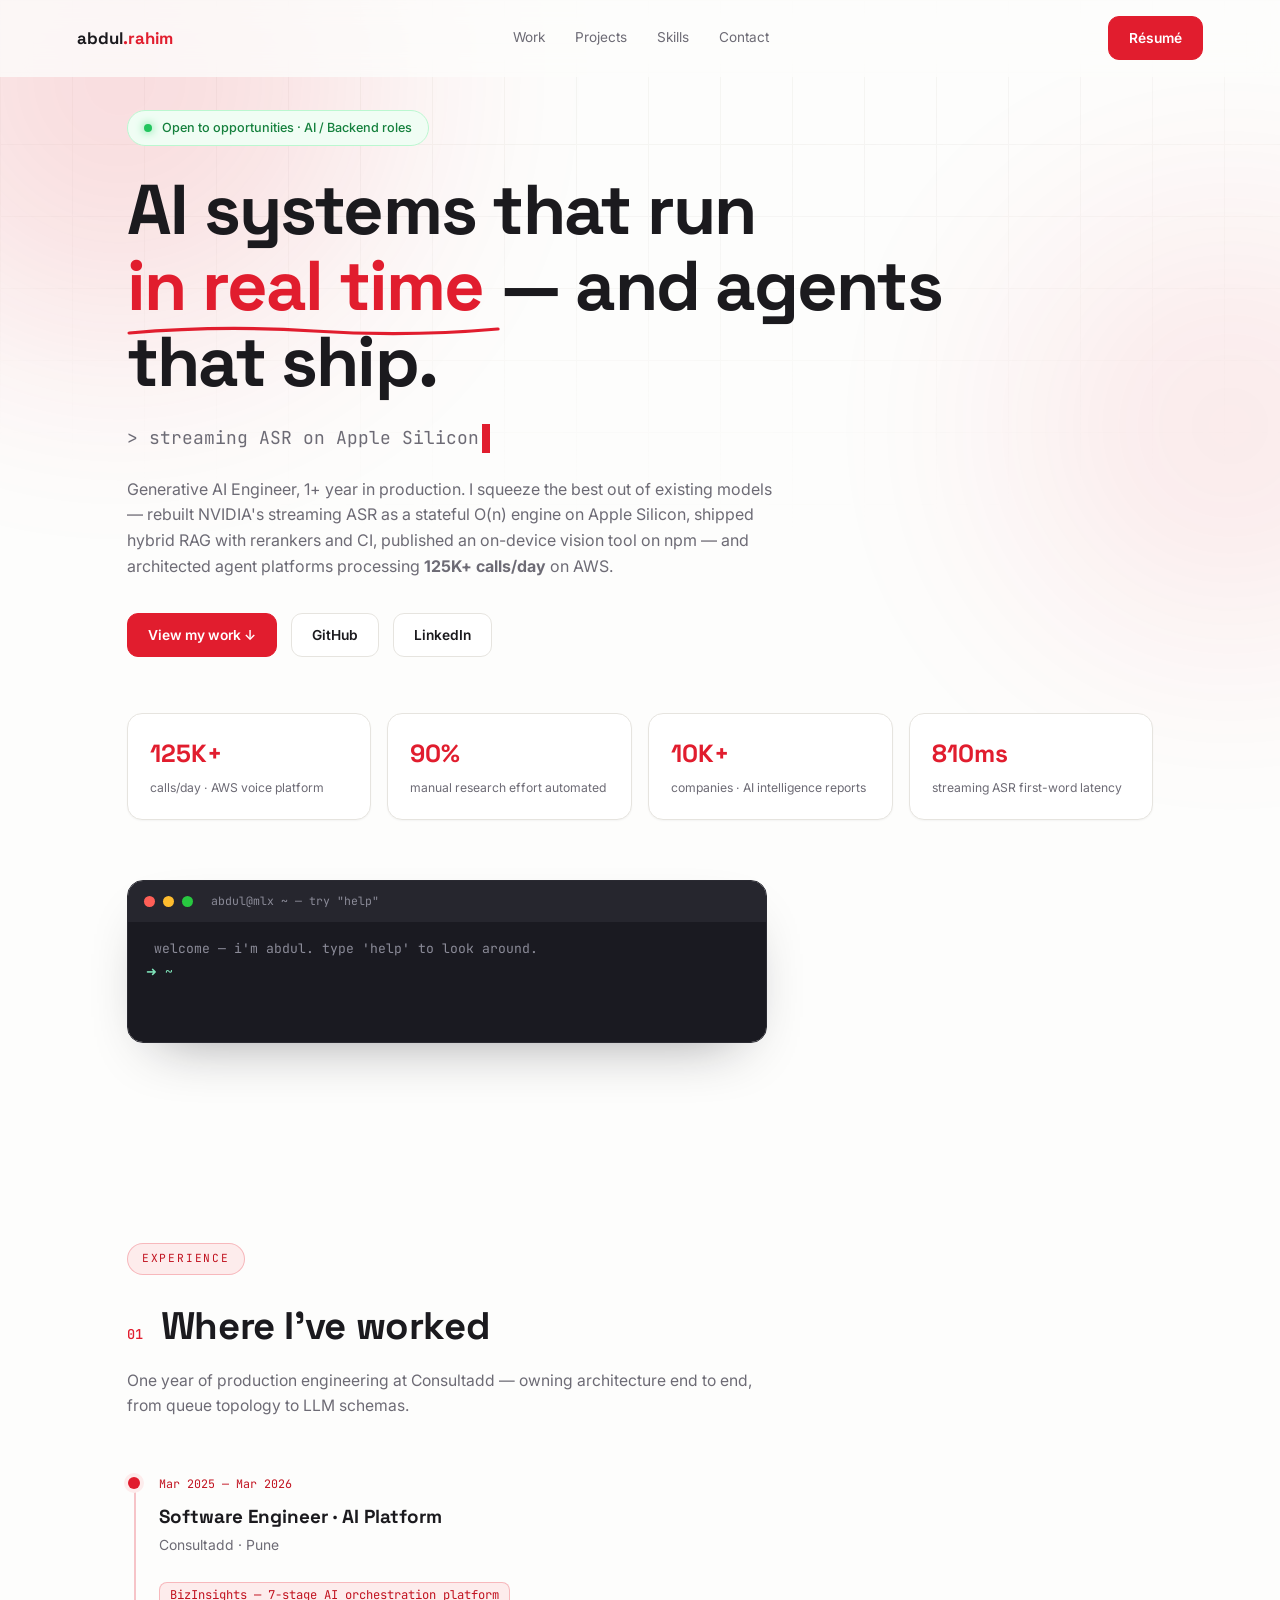
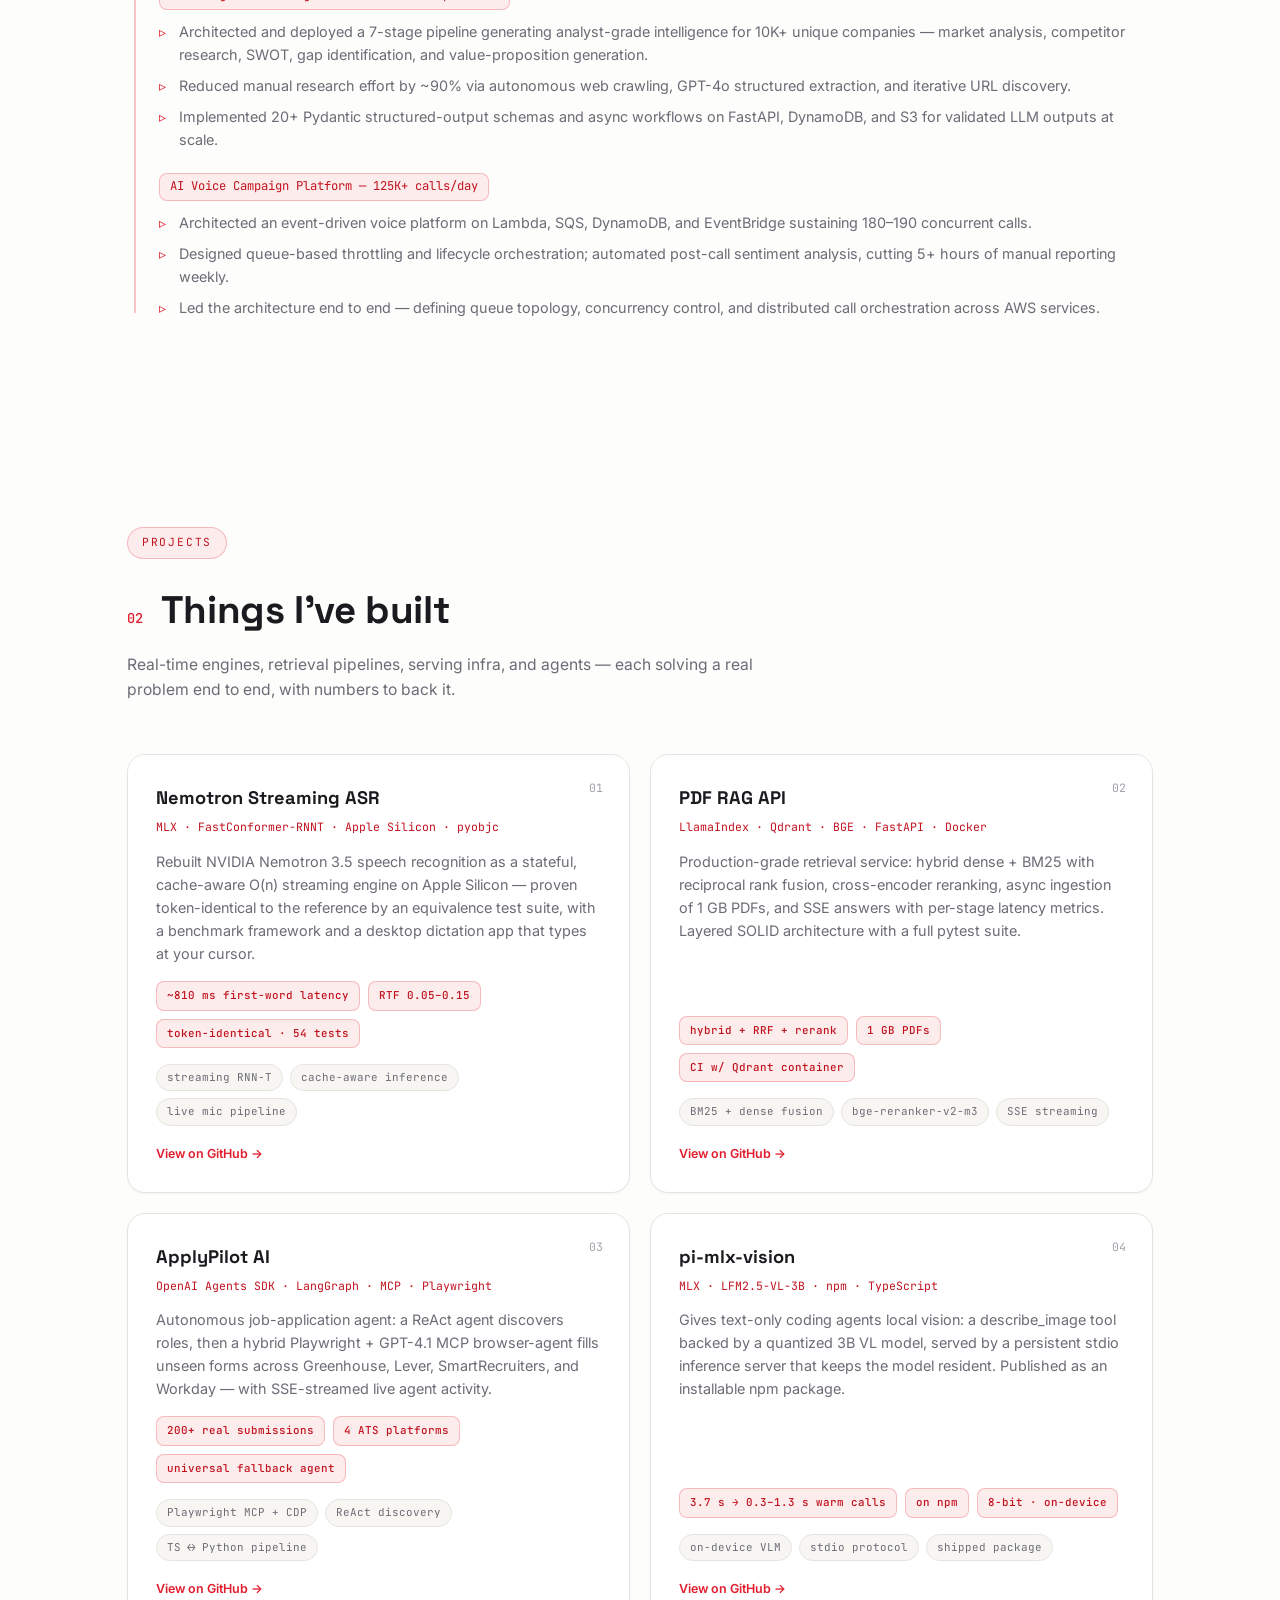
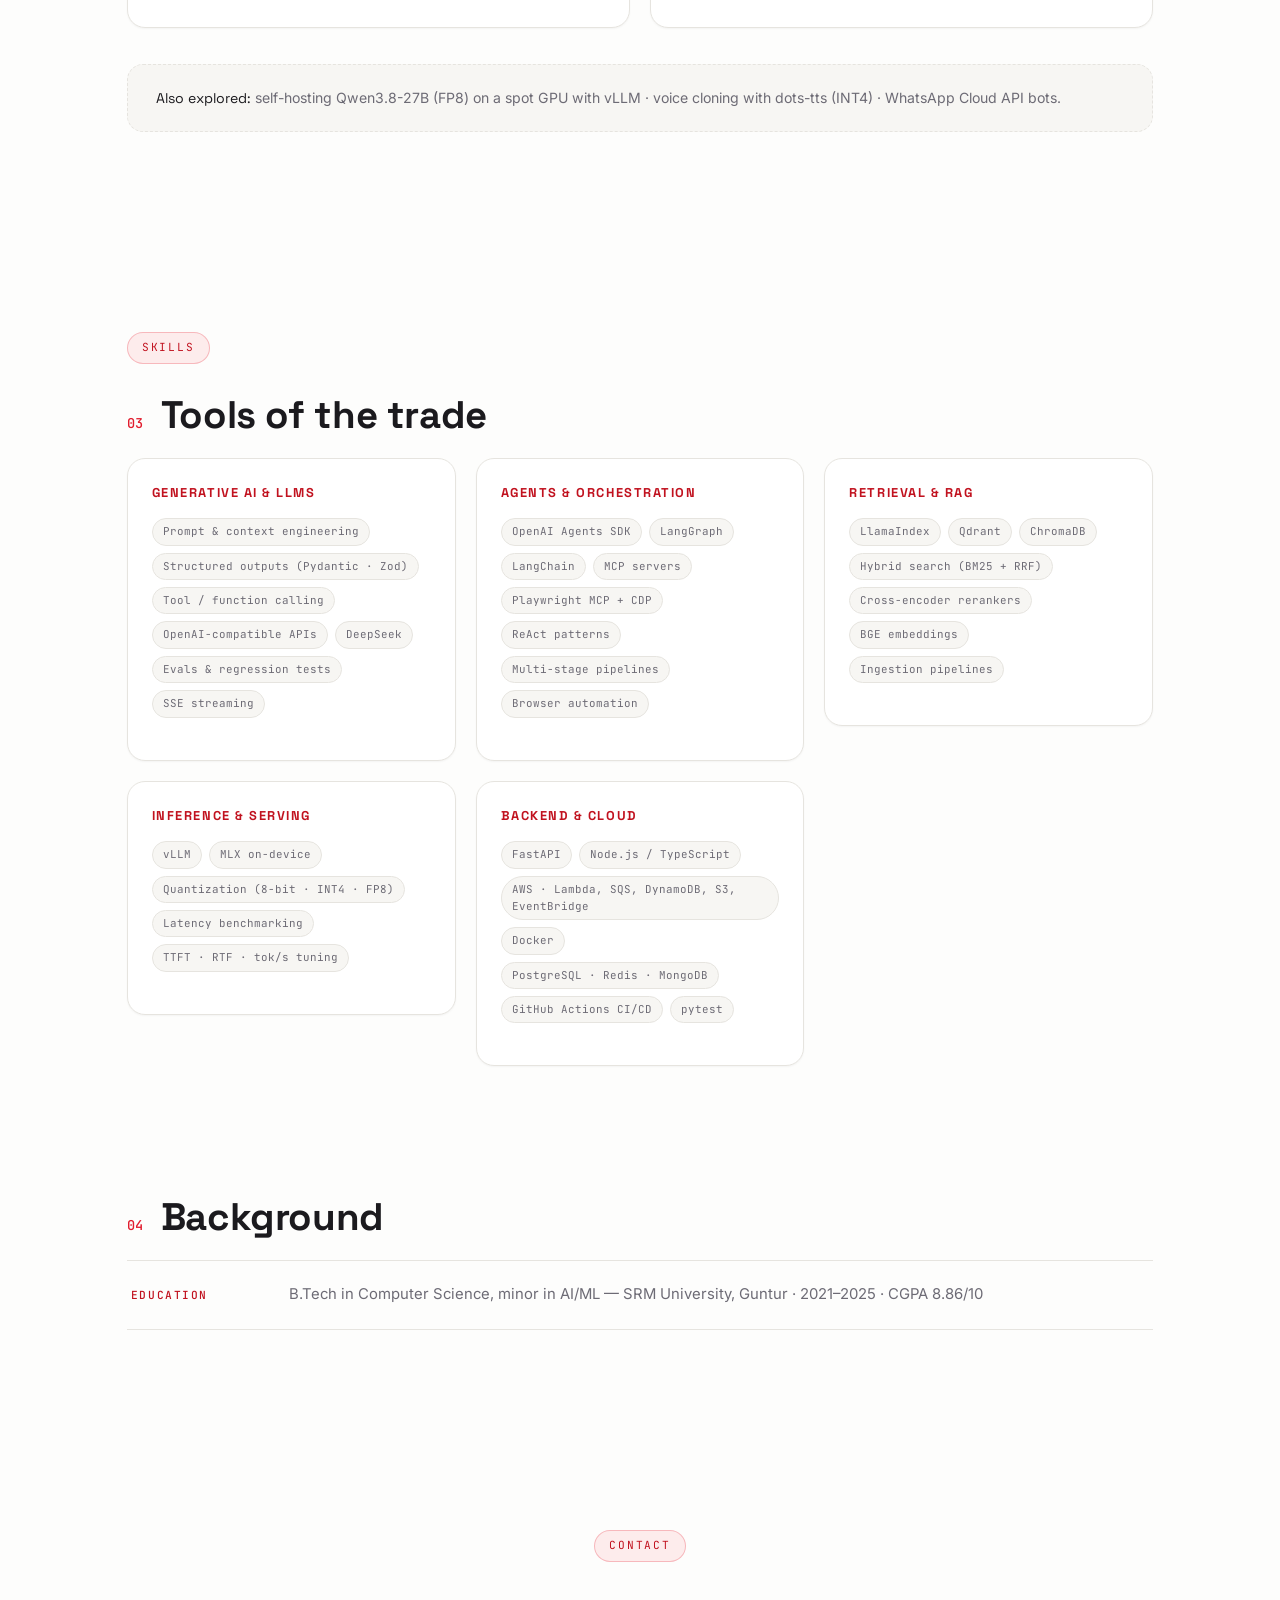
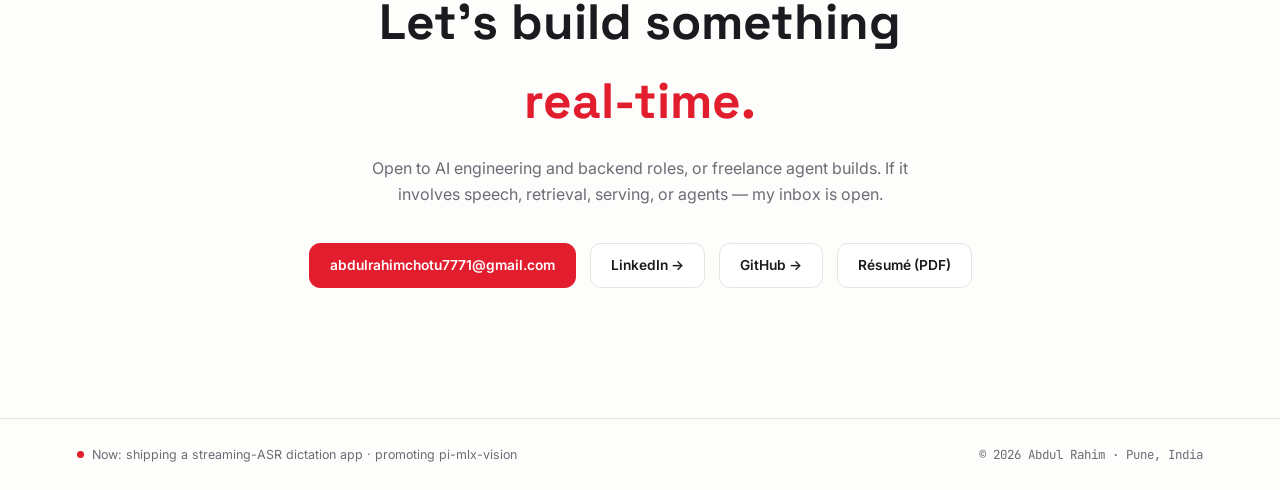
<file: index.html>
<!DOCTYPE html>
<html lang="en">
<head>
<meta charset="UTF-8">
<meta name="viewport" content="width=device-width, initial-scale=1.0">
<script>document.documentElement.classList.add('js');</script>
<title>Abdul Rahim — AI Engineer</title>
<meta name="description" content="Abdul Rahim — AI Engineer building real-time ML systems, on-device inference, retrieval pipelines, and agentic platforms.">
<meta property="og:title" content="Abdul Rahim — AI Engineer">
<meta property="og:description" content="Real-time ML systems, on-device inference, hybrid RAG, self-hosted LLM serving, and agents that ship.">
<meta property="og:type" content="website">
<meta name="theme-color" content="#fdfdfc">
<link rel="icon" href="data:image/svg+xml,<svg xmlns='http://www.w3.org/2000/svg' viewBox='0 0 100 100'><rect width='100' height='100' rx='20' fill='%23e11d2e'/><text x='50' y='68' text-anchor='middle' font-family='Arial' font-weight='700' font-size='48' fill='white'>AR</text></svg>">
<link rel="preconnect" href="https://fonts.googleapis.com">
<link href="https://fonts.googleapis.com/css2?family=Space+Grotesk:wght@400;500;600;700&family=Inter:wght@400;500;600&family=JetBrains+Mono:wght@400;500&display=swap" rel="stylesheet">
<style>
/* ============ COLOR ============ */
:root{
  --bg:#fdfdfc; --bg2:#f7f6f3; --panel:#ffffff; --border:#e6e4df;
  --text:#1b1a1e; --muted:#6d6b75; --faint:#a3a1aa;
  --accent:#e11d2e; --accent-ink:#c1121f; --accent-soft:#fdecec; --accent-line:rgba(225,29,46,.25);
}

*{margin:0;padding:0;box-sizing:border-box}
html{scroll-behavior:smooth}
body{background:var(--bg);color:var(--text);font-family:'Inter',sans-serif;overflow-x:hidden;line-height:1.6}
::selection{background:var(--accent);color:#fff}
h1,h2,h3{font-family:'Space Grotesk',sans-serif}
a{color:inherit;text-decoration:none}
.mono{font-family:'JetBrains Mono',monospace}

/* ---------- backdrop ---------- */
.bg-grid{position:fixed;inset:0;z-index:-2;background-image:linear-gradient(var(--border) 1px,transparent 1px),linear-gradient(90deg,var(--border) 1px,transparent 1px);background-size:72px 72px;opacity:.35;mask-image:radial-gradient(ellipse 90% 60% at 50% 0%,#000 30%,transparent 100%)}
.blob{position:fixed;border-radius:50%;filter:blur(120px);opacity:.14;z-index:-1;background:var(--accent)}
.blob.b1{width:520px;height:520px;top:-180px;left:-140px}
.blob.b2{width:420px;height:420px;top:24%;right:-160px;opacity:.09}

/* ---------- nav ---------- */
nav{position:fixed;top:0;left:0;right:0;z-index:100;padding:16px 6vw;display:flex;align-items:center;justify-content:space-between;backdrop-filter:blur(14px);background:color-mix(in srgb,var(--bg) 78%,transparent);border-bottom:1px solid transparent;transition:.3s}
nav.scrolled{border-bottom-color:var(--border)}
.logo{font-family:'Space Grotesk';font-weight:700;font-size:1.05rem}
.accent{color:var(--accent)}
nav .links{display:flex;gap:30px;font-size:.85rem;color:var(--muted)}
nav .links a{transition:.2s;position:relative}
nav .links a:hover{color:var(--text)}
nav .links a::after{content:'';position:absolute;left:0;bottom:-4px;width:0;height:1.5px;background:var(--accent);transition:.25s}
nav .links a:hover::after{width:100%}
.nav-right{display:flex;gap:10px;align-items:center}
.btn{display:inline-flex;align-items:center;gap:8px;padding:10px 20px;border-radius:11px;font-weight:600;font-size:.86rem;border:1px solid var(--border);background:var(--panel);color:var(--text);transition:.25s;cursor:pointer}
.btn:hover{transform:translateY(-2px);border-color:var(--accent);box-shadow:0 6px 20px -8px var(--accent-line)}
.btn.primary{background:var(--accent);border:1px solid var(--accent);color:#fff}
.btn.primary:hover{background:var(--accent-ink);box-shadow:0 10px 26px -8px var(--accent-line)}

/* ---------- layout ---------- */
section{padding:100px 6vw;max-width:1180px;margin:0 auto}
.tag{display:inline-flex;align-items:center;gap:9px;font-family:'JetBrains Mono';font-size:.7rem;letter-spacing:.16em;text-transform:uppercase;color:var(--accent-ink);background:var(--accent-soft);border:1px solid var(--accent-line);padding:6px 14px;border-radius:100px;margin-bottom:20px}
.sec-head{display:flex;align-items:baseline;gap:18px;margin-bottom:12px}
.sec-num{font-family:'JetBrains Mono';font-size:.85rem;color:var(--accent);font-weight:500}
.sec-title{font-size:clamp(1.7rem,3.6vw,2.4rem);font-weight:700;letter-spacing:-.01em}
.sec-sub{color:var(--muted);max-width:640px;margin-bottom:52px;font-size:.98rem}

/* ---------- hero ---------- */
.hero{min-height:100vh;display:flex;flex-direction:column;justify-content:center;padding-top:110px}
.hero .available{display:inline-flex;align-items:center;gap:10px;font-size:.79rem;font-weight:500;color:#15803d;background:#f0fdf4;border:1px solid #bbf7d0;padding:7px 16px;border-radius:100px;width:fit-content;margin-bottom:26px}
.hero .available::before{content:'';width:8px;height:8px;border-radius:50%;background:#22c55e;box-shadow:0 0 10px #4ade80;animation:pulse 1.8s infinite}
@keyframes pulse{50%{opacity:.35}}
.hero h1{font-size:clamp(2.4rem,6.2vw,4.4rem);font-weight:700;line-height:1.08;letter-spacing:-.025em;max-width:820px}
.hero h1 .hl{color:var(--accent);position:relative;white-space:nowrap}
.hero h1 .hl svg{position:absolute;left:0;bottom:-6px;width:100%;height:14px;overflow:visible}
.hero h1 .hl svg path{fill:none;stroke:var(--accent);stroke-width:3.2;stroke-linecap:round;stroke-dasharray:600;stroke-dashoffset:600;animation:draw 1.4s .8s ease forwards}
@keyframes draw{to{stroke-dashoffset:0}}
.hero .role{margin:24px 0 6px;font-size:clamp(.95rem,1.9vw,1.12rem);color:var(--muted);font-family:'JetBrains Mono';min-height:1.7em}
.hero .role .caret{display:inline-block;width:8px;background:var(--accent);margin-left:3px;animation:blink 1s steps(1) infinite;color:transparent}
@keyframes blink{50%{opacity:0}}
.hero p.lede{color:var(--muted);max-width:660px;margin:16px 0 34px;font-size:1rem}
.hero-ctas{display:flex;gap:14px;flex-wrap:wrap}
.stats{display:grid;grid-template-columns:repeat(4,1fr);gap:16px;margin-top:56px}
.stat{border:1px solid var(--border);background:var(--panel);border-radius:15px;padding:20px 22px;box-shadow:0 1px 2px rgba(20,20,30,.04);transition:.25s}
.stat:hover{transform:translateY(-3px);border-color:var(--accent-line)}
.stat .num{display:block;font-family:'Space Grotesk';font-size:1.55rem;font-weight:700;color:var(--accent)}
.stat span{font-size:.76rem;color:var(--muted)}

/* ---------- terminal ---------- */
.term{margin-top:60px;border-radius:16px;overflow:hidden;border:1px solid #2a2a32;box-shadow:0 24px 60px -30px rgba(15,15,25,.45);max-width:640px}
.term-bar{display:flex;align-items:center;gap:8px;background:#26262e;padding:11px 16px}
.term-bar i{width:11px;height:11px;border-radius:50%;display:block}
.term-bar i:nth-child(1){background:#ff5f57}.term-bar i:nth-child(2){background:#febc2e}.term-bar i:nth-child(3){background:#28c840}
.term-bar span{margin-left:10px;font-family:'JetBrains Mono';font-size:.72rem;color:#8b8b98}
.term-body{background:#1a1a21;padding:16px 18px;font-family:'JetBrains Mono';font-size:.82rem;line-height:1.75;color:#d6d6e0;min-height:120px;max-height:280px;overflow-y:auto}
.term-body .out{white-space:pre-wrap;word-break:break-word}
.term-body .cmd-line{display:flex;gap:8px;align-items:center}
.term-body .prompt{color:#7ee2b8;flex-shrink:0}
.term-body input{background:none;border:none;outline:none;color:#f2f2f7;font:inherit;flex:1;caret-color:#7ee2b8}
.term-body .hint{color:#6b6b78;font-size:.72rem;margin-top:4px}

/* ---------- cards ---------- */
.grid{display:grid;grid-template-columns:repeat(auto-fit,minmax(320px,1fr));gap:20px}
.card{position:relative;border:1px solid var(--border);background:var(--panel);border-radius:18px;padding:28px;box-shadow:0 1px 2px rgba(20,20,30,.04);transition:.28s;overflow:hidden;display:flex;flex-direction:column}
.card:hover{transform:translateY(-5px);border-color:var(--accent-line);box-shadow:0 18px 40px -18px var(--accent-line)}
#projects .grid{grid-template-columns:repeat(2,1fr)}
.card .num{position:absolute;top:24px;right:26px;font-family:'JetBrains Mono';font-size:.72rem;color:var(--faint)}
.card h3{font-size:1.14rem;margin-bottom:6px}
.card .stack{font-size:.72rem;color:var(--accent-ink);font-family:'JetBrains Mono';margin-bottom:13px}
.card p{color:var(--muted);font-size:.9rem;margin-bottom:16px;flex:1}
.proof{display:flex;flex-wrap:wrap;gap:8px;margin-bottom:16px}
.proof span{font-family:'JetBrains Mono';font-size:.68rem;padding:5px 10px;border-radius:8px;background:var(--accent-soft);color:var(--accent-ink);border:1px solid var(--accent-line);font-weight:500}
.chips{display:flex;flex-wrap:wrap;gap:7px;margin-bottom:18px}
.chip{font-size:.68rem;font-family:'JetBrains Mono';padding:4px 10px;border-radius:100px;border:1px solid var(--border);color:var(--muted);background:var(--bg2)}
.card .link{font-size:.78rem;color:var(--accent);font-weight:600}
.card .link:hover{color:var(--accent-ink)}
.experiments{margin-top:36px;border:1px dashed var(--border);border-radius:16px;padding:22px 28px;color:var(--muted);font-size:.88rem;background:var(--bg2)}
.experiments .ttl{color:var(--text);font-family:'Space Grotesk'}
.experiments .mono{color:var(--accent-ink);font-size:.76rem}

/* ---------- experience ---------- */
.timeline{position:relative;padding-left:32px}
.timeline::before{content:'';position:absolute;left:7px;top:6px;bottom:6px;width:2px;background:var(--accent-line)}
.titem{position:relative}
.titem::before{content:'';position:absolute;left:-31px;top:7px;width:12px;height:12px;border-radius:50%;background:var(--accent);box-shadow:0 0 0 4px var(--accent-soft)}
.titem .when{font-family:'JetBrains Mono';font-size:.73rem;color:var(--accent-ink)}
.titem h3{font-size:1.18rem;margin:6px 0 2px}
.titem .where{color:var(--muted);font-size:.87rem;margin-bottom:12px}
.titem ul{list-style:none}
.titem li{color:var(--muted);font-size:.9rem;padding-left:20px;position:relative;margin-bottom:8px}
.titem li::before{content:'▹';position:absolute;left:0;color:var(--accent)}
.proj-name{display:inline-block;font-family:'JetBrains Mono';font-size:.76rem;color:var(--accent-ink);background:var(--accent-soft);border:1px solid var(--accent-line);border-radius:8px;padding:3px 10px;margin:14px 0 10px}

/* ---------- skills ---------- */
.skill-groups{display:grid;grid-template-columns:repeat(auto-fit,minmax(250px,1fr));gap:20px}
.sgroup .card{padding:24px}
.sgroup h3{font-size:.8rem;text-transform:uppercase;letter-spacing:.12em;color:var(--accent-ink);margin-bottom:15px}

/* ---------- background facts ---------- */
.facts{border-top:1px solid var(--border);margin-top:8px}
.facts>div{display:flex;gap:28px;align-items:baseline;padding:22px 4px;border-bottom:1px solid var(--border)}
.facts b{font-family:'JetBrains Mono';font-size:.7rem;font-weight:500;letter-spacing:.14em;text-transform:uppercase;color:var(--accent-ink);min-width:130px;flex-shrink:0}
.facts p{color:var(--muted);font-size:.93rem}

/* ---------- contact ---------- */
.contact{text-align:center;padding-bottom:130px}
.contact h2{font-size:clamp(1.9rem,4.6vw,3.1rem);font-weight:700;margin-bottom:16px}
.contact p{color:var(--muted);max-width:540px;margin:0 auto 36px}
footer{border-top:1px solid var(--border);padding:26px 6vw;display:flex;justify-content:space-between;font-size:.78rem;color:var(--muted);flex-wrap:wrap;gap:10px}
footer .now{display:flex;align-items:center;gap:8px}
footer .now::before{content:'';width:7px;height:7px;border-radius:50%;background:var(--accent)}

/* ---------- reveal ---------- */
.js .reveal{opacity:0;transform:translateY(24px);transition:opacity .7s ease,transform .7s ease}
.js .reveal.in{opacity:1;transform:none}

@media(max-width:900px){
  #projects .grid{grid-template-columns:1fr}
  .facts>div{flex-direction:column;gap:6px}
  nav .links{display:none}
  .stats{grid-template-columns:repeat(2,1fr)}
  section{padding:76px 6vw}
}
.sec-tight{padding-top:20px}
.contact .hero-ctas{justify-content:center}
@media(prefers-reduced-motion:reduce){
  .js .reveal{opacity:1;transform:none;transition:none}
  .hero .available::before{animation:none}
  .hero .role .caret{animation:none}
  .hero h1 .hl svg path{animation:none;stroke-dashoffset:0}
  .btn,.card,.stat{transition:none}
}
</style>
</head>
<body>
<div class="bg-grid"></div>
<div class="blob b1"></div><div class="blob b2"></div>

<nav id="nav">
  <div class="logo">abdul<span class="accent">.rahim</span></div>
  <div class="links">
    <a href="#work">Work</a>
    <a href="#projects">Projects</a>
    <a href="#skills">Skills</a>
    <a href="#contact">Contact</a>
  </div>
  <div class="nav-right">
    <a class="btn primary" href="resume.pdf" target="_blank">Résumé</a>
  </div>
</nav>

<!-- ================= HERO ================= -->
<section class="hero">
  <div class="available">Open to opportunities · AI / Backend roles</div>
  <h1>AI systems that run<br><span class="hl">in real time
    <svg viewBox="0 0 300 14" preserveAspectRatio="none" aria-hidden="true"><path d="M2 10 Q 75 2 150 8 T 298 6"/></svg>
  </span> — and agents that ship.</h1>
  <div class="role mono">&gt; <span id="typed"></span><span class="caret">|</span></div>
  <p class="lede">Generative AI Engineer, 1+ year in production. I squeeze the best out of existing models — rebuilt NVIDIA's streaming ASR as a stateful O(n) engine on Apple Silicon, shipped hybrid RAG with rerankers and CI, published an on-device vision tool on npm — and architected agent platforms processing <b>125K+ calls/day</b> on AWS.</p>
  <div class="hero-ctas">
    <a class="btn primary" href="#projects">View my work ↓</a>
    <a class="btn" href="https://github.com/abdulchotu7" target="_blank" rel="noopener">GitHub</a>
    <a class="btn" href="https://www.linkedin.com/in/abdul-rahim-c/" target="_blank" rel="noopener">LinkedIn</a>
  </div>
  <div class="stats">
    <div class="stat reveal"><span class="num" data-count="125" data-suffix="K+">0</span><span>calls/day · AWS voice platform</span></div>
    <div class="stat reveal"><span class="num" data-count="90" data-suffix="%">0</span><span>manual research effort automated</span></div>
    <div class="stat reveal"><span class="num" data-count="10" data-suffix="K+">0</span><span>companies · AI intelligence reports</span></div>
    <div class="stat reveal"><span class="num" data-count="810" data-suffix="ms">0</span><span>streaming ASR first-word latency</span></div>
  </div>

  <div class="term reveal">
    <div class="term-bar"><i></i><i></i><i></i><span>abdul@mlx ~ — try "help"</span></div>
    <div class="term-body" id="termBody">
      <div class="cmd-line"><span class="prompt">➜ ~</span><input id="termInput" autocomplete="off" spellcheck="false" aria-label="terminal input"></div>
    </div>
  </div>
</section>

<!-- ================= WORK ================= -->
<section id="work">
  <div class="reveal"><span class="tag">Experience</span>
  <div class="sec-head"><span class="sec-num">01</span><h2 class="sec-title">Where I've worked</h2></div>
  <p class="sec-sub">One year of production engineering at Consultadd — owning architecture end to end, from queue topology to LLM schemas.</p></div>
  <div class="timeline">
    <div class="titem reveal">
      <span class="when">Mar 2025 — Mar 2026</span>
      <h3>Software Engineer · AI Platform</h3>
      <div class="where">Consultadd · Pune</div>
      <span class="proj-name">BizInsights — 7-stage AI orchestration platform</span>
      <ul>
        <li>Architected and deployed a 7-stage pipeline generating analyst-grade intelligence for 10K+ unique companies — market analysis, competitor research, SWOT, gap identification, and value-proposition generation.</li>
        <li>Reduced manual research effort by ~90% via autonomous web crawling, GPT-4o structured extraction, and iterative URL discovery.</li>
        <li>Implemented 20+ Pydantic structured-output schemas and async workflows on FastAPI, DynamoDB, and S3 for validated LLM outputs at scale.</li>
      </ul>
      <span class="proj-name">AI Voice Campaign Platform — 125K+ calls/day</span>
      <ul>
        <li>Architected an event-driven voice platform on Lambda, SQS, DynamoDB, and EventBridge sustaining 180–190 concurrent calls.</li>
        <li>Designed queue-based throttling and lifecycle orchestration; automated post-call sentiment analysis, cutting 5+ hours of manual reporting weekly.</li>
        <li>Led the architecture end to end — defining queue topology, concurrency control, and distributed call orchestration across AWS services.</li>
      </ul>
    </div>
  </div>
</section>

<!-- ================= PROJECTS ================= -->
<section id="projects">
  <div class="reveal"><span class="tag">Projects</span>
  <div class="sec-head"><span class="sec-num">02</span><h2 class="sec-title">Things I've built</h2></div>
  <p class="sec-sub">Real-time engines, retrieval pipelines, serving infra, and agents — each solving a real problem end to end, with numbers to back it.</p></div>
  <div class="grid">
    <div class="card reveal">
      <span class="num">01</span>
      <h3>Nemotron Streaming ASR</h3>
      <div class="stack">MLX · FastConformer-RNNT · Apple Silicon · pyobjc</div>
      <p>Rebuilt NVIDIA Nemotron 3.5 speech recognition as a stateful, cache-aware O(n) streaming engine on Apple Silicon — proven token-identical to the reference by an equivalence test suite, with a benchmark framework and a desktop dictation app that types at your cursor.</p>
      <div class="proof"><span>~810 ms first-word latency</span><span>RTF 0.05–0.15</span><span>token-identical · 54 tests</span></div>
      <div class="chips"><span class="chip">streaming RNN-T</span><span class="chip">cache-aware inference</span><span class="chip">live mic pipeline</span></div>
      <a class="link" href="https://github.com/abdulchotu7/nemotron-streaming-asr" target="_blank" rel="noopener">View on GitHub →</a>
    </div>
    <div class="card reveal">
      <span class="num">02</span>
      <h3>PDF RAG API</h3>
      <div class="stack">LlamaIndex · Qdrant · BGE · FastAPI · Docker</div>
      <p>Production-grade retrieval service: hybrid dense + BM25 with reciprocal rank fusion, cross-encoder reranking, async ingestion of 1 GB PDFs, and SSE answers with per-stage latency metrics. Layered SOLID architecture with a full pytest suite.</p>
      <div class="proof"><span>hybrid + RRF + rerank</span><span>1 GB PDFs</span><span>CI w/ Qdrant container</span></div>
      <div class="chips"><span class="chip">BM25 + dense fusion</span><span class="chip">bge-reranker-v2-m3</span><span class="chip">SSE streaming</span></div>
      <a class="link" href="https://github.com/abdulchotu7/pdf-rag-api" target="_blank" rel="noopener">View on GitHub →</a>
    </div>
    <div class="card reveal">
      <span class="num">03</span>
      <h3>ApplyPilot AI</h3>
      <div class="stack">OpenAI Agents SDK · LangGraph · MCP · Playwright</div>
      <p>Autonomous job-application agent: a ReAct agent discovers roles, then a hybrid Playwright + GPT-4.1 MCP browser-agent fills unseen forms across Greenhouse, Lever, SmartRecruiters, and Workday — with SSE-streamed live agent activity.</p>
      <div class="proof"><span>200+ real submissions</span><span>4 ATS platforms</span><span>universal fallback agent</span></div>
      <div class="chips"><span class="chip">Playwright MCP + CDP</span><span class="chip">ReAct discovery</span><span class="chip">TS ↔ Python pipeline</span></div>
      <a class="link" href="https://github.com/abdulchotu7/Agentic-ATS-Automation-Engine" target="_blank" rel="noopener">View on GitHub →</a>
    </div>
    <div class="card reveal">
      <span class="num">04</span>
      <h3>pi-mlx-vision</h3>
      <div class="stack">MLX · LFM2.5-VL-3B · npm · TypeScript</div>
      <p>Gives text-only coding agents local vision: a describe_image tool backed by a quantized 3B VL model, served by a persistent stdio inference server that keeps the model resident. Published as an installable npm package.</p>
      <div class="proof"><span>3.7 s → 0.3–1.3 s warm calls</span><span>on npm</span><span>8-bit · on-device</span></div>
      <div class="chips"><span class="chip">on-device VLM</span><span class="chip">stdio protocol</span><span class="chip">shipped package</span></div>
      <a class="link" href="https://github.com/abdulchotu7/pi-mlx-vision" target="_blank" rel="noopener">View on GitHub →</a>
    </div>
  </div>
  <div class="experiments reveal">
    <span class="ttl">Also explored:</span> self-hosting Qwen3.8-27B (FP8) on a spot GPU with vLLM · voice cloning with dots-tts (INT4) · WhatsApp Cloud API bots.
  </div>
</section>

<!-- ================= SKILLS ================= -->
<section id="skills">
  <div class="reveal"><span class="tag">Skills</span>
  <div class="sec-head"><span class="sec-num">03</span><h2 class="sec-title">Tools of the trade</h2></div></div>
  <div class="skill-groups">
    <div class="sgroup"><div class="card reveal"><h3>Generative AI & LLMs</h3><div class="chips"><span class="chip">Prompt & context engineering</span><span class="chip">Structured outputs (Pydantic · Zod)</span><span class="chip">Tool / function calling</span><span class="chip">OpenAI-compatible APIs</span><span class="chip">DeepSeek</span><span class="chip">Evals & regression tests</span><span class="chip">SSE streaming</span></div></div></div>
    <div class="sgroup"><div class="card reveal"><h3>Agents & Orchestration</h3><div class="chips"><span class="chip">OpenAI Agents SDK</span><span class="chip">LangGraph</span><span class="chip">LangChain</span><span class="chip">MCP servers</span><span class="chip">Playwright MCP + CDP</span><span class="chip">ReAct patterns</span><span class="chip">Multi-stage pipelines</span><span class="chip">Browser automation</span></div></div></div>
    <div class="sgroup"><div class="card reveal"><h3>Retrieval & RAG</h3><div class="chips"><span class="chip">LlamaIndex</span><span class="chip">Qdrant</span><span class="chip">ChromaDB</span><span class="chip">Hybrid search (BM25 + RRF)</span><span class="chip">Cross-encoder rerankers</span><span class="chip">BGE embeddings</span><span class="chip">Ingestion pipelines</span></div></div></div>
    <div class="sgroup"><div class="card reveal"><h3>Inference & Serving</h3><div class="chips"><span class="chip">vLLM</span><span class="chip">MLX on-device</span><span class="chip">Quantization (8-bit · INT4 · FP8)</span><span class="chip">Latency benchmarking</span><span class="chip">TTFT · RTF · tok/s tuning</span></div></div></div>
    <div class="sgroup"><div class="card reveal"><h3>Backend & Cloud</h3><div class="chips"><span class="chip">FastAPI</span><span class="chip">Node.js / TypeScript</span><span class="chip">AWS · Lambda, SQS, DynamoDB, S3, EventBridge</span><span class="chip">Docker</span><span class="chip">PostgreSQL · Redis · MongoDB</span><span class="chip">GitHub Actions CI/CD</span><span class="chip">pytest</span></div></div></div>
  </div>
</section>

<!-- ================= BACKGROUND ================= -->
<section class="sec-tight">
  <div class="reveal">
    <div class="sec-head"><span class="sec-num">04</span><h2 class="sec-title">Background</h2></div>
    <div class="facts">
      <div><b>Education</b><p>B.Tech in Computer Science, minor in AI/ML — SRM University, Guntur · 2021–2025 · CGPA 8.86/10</p></div>
    </div>
  </div>
</section>

<!-- ================= CONTACT ================= -->
<section id="contact" class="contact">
  <div class="reveal">
    <span class="tag">Contact</span>
    <h2>Let's build something<br><span class="accent">real-time.</span></h2>
    <p>Open to AI engineering and backend roles, or freelance agent builds. If it involves speech, retrieval, serving, or agents — my inbox is open.</p>
    <div class="hero-ctas">
      <a class="btn primary" href="mailto:abdulrahimchotu7771@gmail.com">abdulrahimchotu7771@gmail.com</a>
      <a class="btn" href="https://www.linkedin.com/in/abdul-rahim-c/" target="_blank" rel="noopener">LinkedIn →</a>
      <a class="btn" href="https://github.com/abdulchotu7" target="_blank" rel="noopener">GitHub →</a>
      <a class="btn" href="resume.pdf" target="_blank">Résumé (PDF)</a>
    </div>
  </div>
</section>

<footer>
  <span class="now">Now: shipping a streaming-ASR dictation app · promoting pi-mlx-vision</span>
  <span class="mono">© <span id="yr"></span> Abdul Rahim · Pune, India</span>
</footer>

<script>
// ---------- year ----------
document.getElementById('yr').textContent = new Date().getFullYear();

// ---------- typing effect ----------
const roles = ["streaming ASR on Apple Silicon","on-device MLX inference","hybrid RAG pipelines","multi-agent orchestration","production LLM systems"];
const typed = document.getElementById('typed');
if (window.matchMedia('(prefers-reduced-motion: reduce)').matches) {
  typed.textContent = roles[0];
} else {
  let ri=0, ci=0, deleting=false;
  (function type(){
    const word = roles[ri];
    typed.textContent = word.slice(0, ci);
    if(!deleting && ci < word.length){ ci++; setTimeout(type, 60); }
    else if(!deleting){ deleting=true; setTimeout(type, 1700); }
    else if(ci > 0){ ci--; setTimeout(type, 28); }
    else { deleting=false; ri=(ri+1)%roles.length; setTimeout(type, 350); }
  })();
}

// ---------- scroll reveal ----------
const io = new IntersectionObserver(es => es.forEach(e => { if(e.isIntersecting){ e.target.classList.add('in'); io.unobserve(e.target); }}), {threshold:.12});
document.querySelectorAll('.reveal').forEach(el => io.observe(el));

// ---------- counters ----------
const co = new IntersectionObserver(es => es.forEach(e => {
  if(!e.isIntersecting) return;
  const el = e.target, end = +el.dataset.count, suf = el.dataset.suffix || '';
  let n = 0; const step = Math.max(1, Math.round(end/50));
  const t = setInterval(()=>{ n+=step; if(n>=end){n=end; clearInterval(t);} el.textContent = n.toLocaleString() + suf; }, 26);
  co.unobserve(el);
}), {threshold:.6});
document.querySelectorAll('[data-count]').forEach(el => co.observe(el));

// ---------- interactive terminal ----------
const term = document.querySelector('.term');
const termBody = document.getElementById('termBody');
const termInput = document.getElementById('termInput');
// click anywhere in the terminal focuses the input
term.addEventListener('click', () => termInput.focus());
function print(text, cls){
  const d = document.createElement('div');
  d.className = 'out'; d.style.color = cls || '';
  d.textContent = text;
  termBody.insertBefore(d, termBody.querySelector('.cmd-line'));
  termBody.scrollTop = termBody.scrollHeight;
}
const CMDS = {
  help: () => print('commands: whoami · projects · skills · contact · clear'),
  whoami: () => print("Abdul Rahim — Generative AI Engineer. I put existing models\nto their best use: agents, retrieval, real-time & on-device.\n1+ yr production · Consultadd · Pune, India"),
  projects: () => print("01 nemotron-streaming-asr ... stateful O(n) ASR engine on MLX\n02 pdf-rag-api ............. hybrid retrieval + rerankers + CI\n03 applypilot-ai ........... autonomous ATS agent (200+ submissions)\n04 pi-mlx-vision ........... on-device VLM tool, on npm"),
  skills: () => print("gen-ai: prompting, structured outputs, tool calling, evals\nagents: OpenAI Agents SDK, LangGraph, MCP\nretrieval: Qdrant, LlamaIndex, BM25+RRF, rerankers\nserving: MLX, vLLM, quantization · cloud: AWS, FastAPI, CI/CD"),
  contact: () => print("email  → abdulrahimchotu7771@gmail.com\ngithub → github.com/abdulchotu7\nlinkedin → linkedin.com/in/abdul-rahim-c"),
  clear: () => termBody.querySelectorAll('.out').forEach(d => d.remove()),
};
print(" welcome — i'm abdul. type 'help' to look around.", '#8b8b98');
// command history (↑ / ↓)
const hist = []; let hi = -1;
termInput.addEventListener('keydown', e => {
  if(e.key === 'ArrowUp'){ e.preventDefault(); if(!hist.length) return; hi = hi < 0 ? hist.length - 1 : Math.max(0, hi - 1); termInput.value = hist[hi]; return; }
  if(e.key === 'ArrowDown'){ e.preventDefault(); if(hi < 0) return; hi++; if(hi >= hist.length){ hi = -1; termInput.value = ''; } else termInput.value = hist[hi]; return; }
  if(e.key !== 'Enter') return;
  const raw = termInput.value.trim();
  termInput.value = '';
  if(!raw) return;               // ignore empty submits
  hist.push(raw); hi = -1;
  print('➜ ~ ' + raw, '#d6d6e0');
  const fn = CMDS[raw.toLowerCase()];
  fn ? fn() : print(`command not found: ${raw} — try 'help'`, '#ff8b8b');
});
</script>
</body>
</html>
</file>
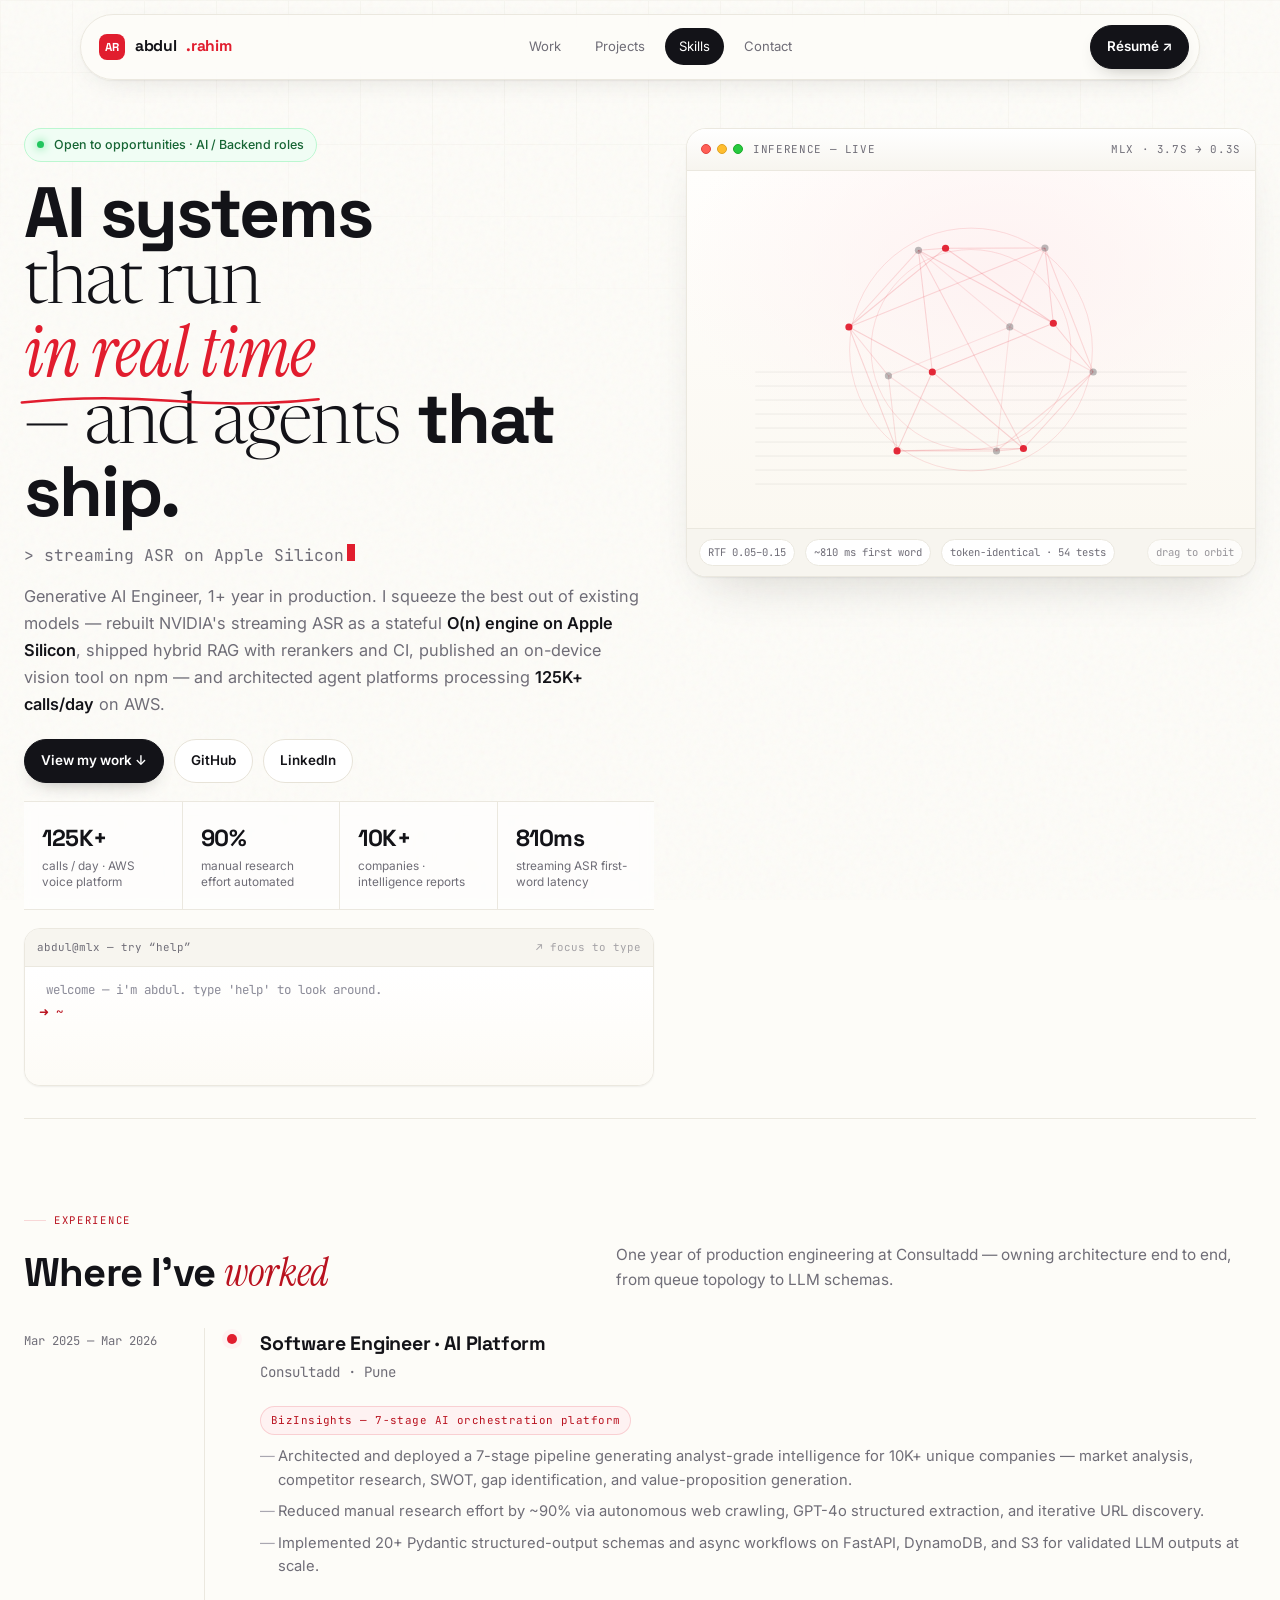
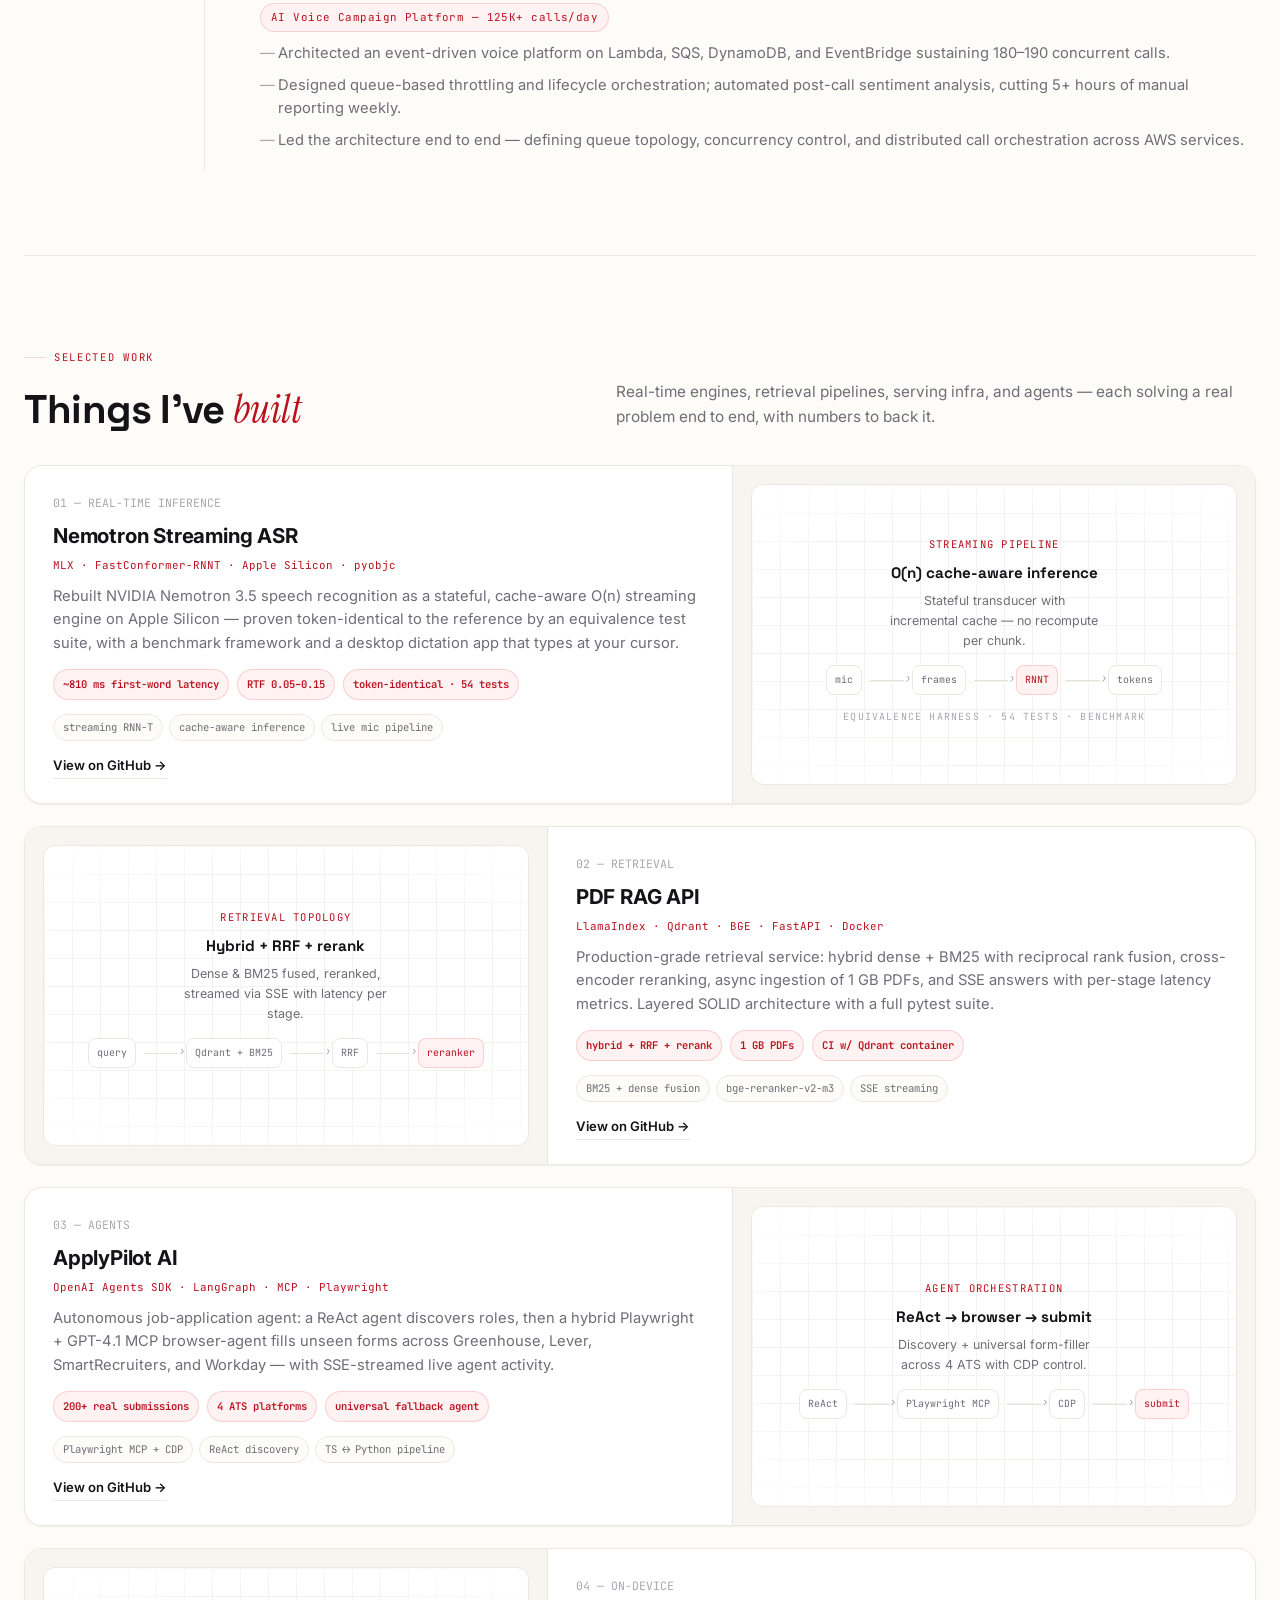
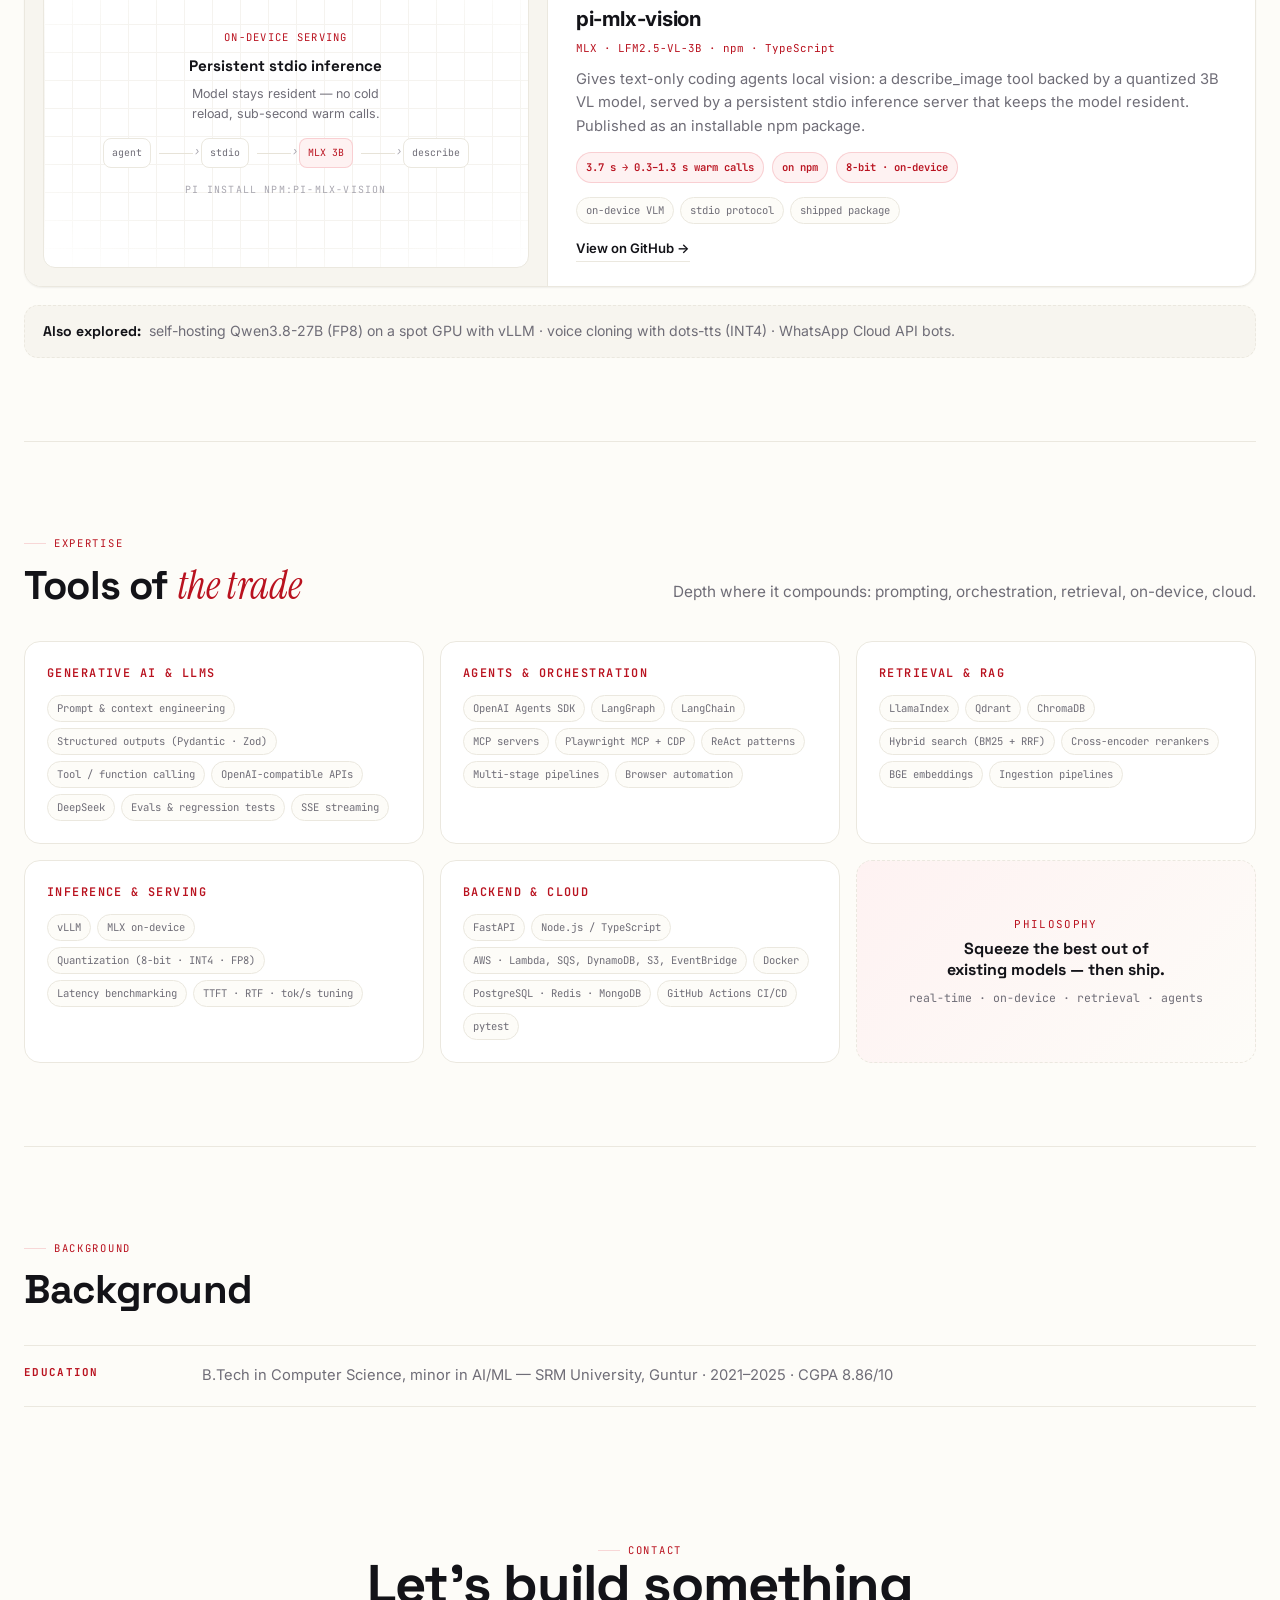
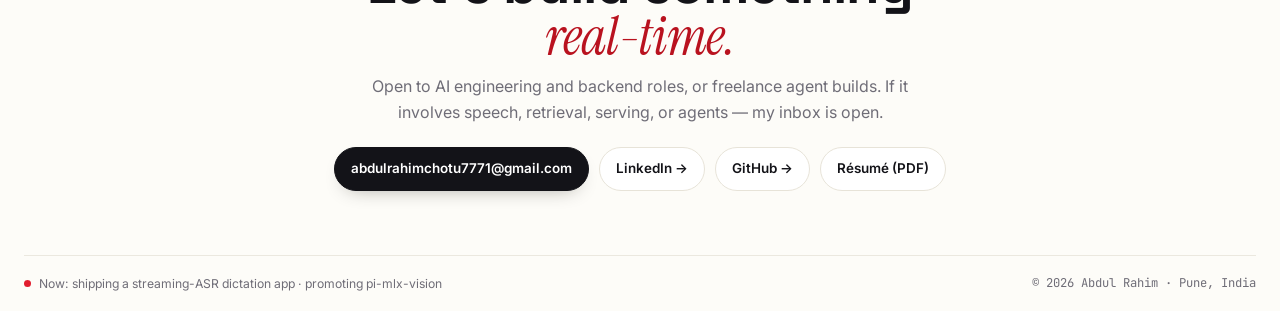
<file: index-fresh.html>
<!DOCTYPE html>
<html lang="en">
<head>
<meta charset="UTF-8">
<meta name="viewport" content="width=device-width, initial-scale=1.0">
<script>document.documentElement.classList.add('js')</script>
<title>Abdul Rahim — AI Engineer</title>
<meta name="description" content="Abdul Rahim — AI Engineer building real-time ML systems, on-device inference, retrieval pipelines, and agentic platforms.">
<meta property="og:title" content="Abdul Rahim — AI Engineer">
<meta property="og:description" content="Real-time ML systems, on-device inference, hybrid RAG, self-hosted LLM serving, and agents that ship.">
<meta property="og:type" content="website">
<meta name="theme-color" content="#fdfcf8">
<link rel="icon" href="data:image/svg+xml,<svg xmlns='http://www.w3.org/2000/svg' viewBox='0 0 100 100'><rect width='100' height='100' rx='20' fill='%23e11d2e'/><text x='50' y='68' text-anchor='middle' font-family='Arial' font-weight='700' font-size='48' fill='white'>AR</text></svg>">
<link rel="preconnect" href="https://fonts.googleapis.com">
<link href="https://fonts.googleapis.com/css2?family=Instrument+Serif:ital@0;1&family=Space+Grotesk:wght@400;500;600;700&family=Inter:wght@400;500;600&family=JetBrains+Mono:wght@400;500&family=Newsreader:opsz,ital,wght@6..72,0,300&display=swap" rel="stylesheet">
<style>
:root{
  --paper:#fdfcf8; --paper2:#f7f5ef; --panel:#ffffff; --ink:#131318; --muted:#6f6d77; --faint:#a9a7b0;
  --line:#ebe8df; --line2:#e7e3d8; --accent:#e11d2e; --accent-ink:#b9121f; --accent-soft:#fef2f2; --accent-line:rgba(225,29,46,.16);
  --max:1280px;
}
*{margin:0;padding:0;box-sizing:border-box}
html{scroll-behavior:smooth;scroll-padding-top:84px}
body{background:var(--paper);color:var(--ink);font-family:'Inter',sans-serif;line-height:1.6;overflow-x:hidden;-webkit-font-smoothing:antialiased;text-rendering:optimizeLegibility}
::selection{background:var(--accent);color:#fff}
a{color:inherit;text-decoration:none}
.mono{font-family:'JetBrains Mono',monospace}
:focus-visible{outline:2px solid var(--accent);outline-offset:2px}
/* progress */
#progress{position:fixed;top:0;left:0;height:2px;width:100%;transform-origin:left;transform:scaleX(0);background:var(--accent);z-index:120}
@supports (animation-timeline: scroll(root block)){
  #progress{animation:prog linear both;animation-timeline:scroll(root block)}
  @keyframes prog{to{transform:scaleX(1)}}
}
/* bg */
.bg-grid{position:fixed;inset:0;z-index:-2;opacity:.32;background-image:linear-gradient(var(--line) 1px,transparent 1px),linear-gradient(90deg,var(--line) 1px,transparent 1px);background-size:72px 72px;mask-image:radial-gradient(ellipse 120% 65% at 50% -8%,#000 28%,transparent 70%)}
.grain{position:fixed;inset:0;z-index:-2;opacity:.04;pointer-events:none;background-image:url("data:image/svg+xml,%3Csvg xmlns='http://www.w3.org/2000/svg' viewBox='0 0 200 200'%3E%3Cfilter id='n'%3E%3CfeTurbulence type='fractalNoise' baseFrequency='0.85' numOctaves='3' stitchTiles='stitch'/%3E%3C/filter%3E%3Crect width='100%25' height='100%25' filter='url(%23n)'/%3E%3C/svg%3E")}
/* nav */
nav{position:fixed;top:14px;left:50%;transform:translateX(-50%);z-index:110;width:min(calc(100% - 24px),1120px);display:flex;align-items:center;justify-content:space-between;gap:18px;padding:10px 10px 10px 18px;border-radius:999px;background:rgba(253,252,248,.86);backdrop-filter:blur(14px) saturate(1.15);-webkit-backdrop-filter:blur(14px);border:1px solid var(--line);box-shadow:0 8px 32px -16px rgba(20,18,12,.18),0 1px 2px rgba(20,18,12,.06)}
.logo{font-family:'Space Grotesk';font-weight:700;letter-spacing:-.02em;font-size:.98rem;display:flex;align-items:center;gap:10px}
.logo-mark{width:26px;height:26px;border-radius:8px;background:var(--accent);color:#fff;display:grid;place-items:center;font-size:.72rem;font-weight:700}
.nav-mid{display:flex;gap:6px;align-items:center}
.nav-mid a{font-size:.82rem;color:var(--muted);padding:8px 14px;border-radius:999px;transition:.18s}
.nav-mid a:hover{color:var(--ink);background:var(--paper2)}
.nav-mid a.active{background:var(--ink);color:#fff}
.nav-right{display:flex;align-items:center;gap:10px}
.btn{display:inline-flex;align-items:center;gap:8px;padding:10px 16px;border-radius:999px;font-weight:600;font-size:.84rem;border:1px solid var(--line2);background:var(--panel);transition:.22s;cursor:pointer;white-space:nowrap}
.btn:hover{transform:translateY(-1px);border-color:var(--accent-line);box-shadow:0 10px 24px -14px rgba(225,29,46,.28)}
.btn.primary{background:var(--ink);color:#fff;border-color:var(--ink);box-shadow:0 8px 20px -12px rgba(20,18,12,.45)}
.btn.primary:hover{background:#1e1c22}
.burger{display:none;width:40px;height:40px;border-radius:999px;border:1px solid var(--line);background:var(--panel);place-items:center;cursor:pointer;font-size:1rem}
.wrap{width:min(calc(100% - 48px),var(--max));margin:0 auto}
section{padding:84px 0}
.rule{height:1px;background:var(--line);margin:0 auto;width:min(calc(100% - 48px),var(--max))}
.eyebrow{font-family:'JetBrains Mono';font-size:.66rem;letter-spacing:.16em;text-transform:uppercase;color:var(--accent-ink);display:inline-flex;gap:8px;align-items:center}
.eyebrow::before{content:'';width:22px;height:1px;background:var(--accent-line);display:block}
.section-head{display:flex;align-items:flex-end;justify-content:space-between;gap:24px;margin:14px 0 36px;flex-wrap:wrap}
.h2{font-family:'Space Grotesk';font-size:clamp(1.8rem,3.2vw,2.5rem);font-weight:700;letter-spacing:-.02em;line-height:.95}
.h2 em{font-family:'Instrument Serif',serif;font-weight:400;font-style:italic;color:var(--accent-ink);letter-spacing:-.01em}
.sub{color:var(--muted);max-width:640px;font-size:.96rem;line-height:1.6}
/* hero */
.hero{padding-top:128px;padding-bottom:32px}
.hero-grid{display:grid;grid-template-columns:1.05fr .95fr;gap:32px;align-items:start}
.kicker{display:inline-flex;align-items:center;gap:10px;font-size:.78rem;font-weight:500;color:#166534;background:#f0fdf4;border:1px solid #bbf7d0;padding:6px 12px;border-radius:999px;margin-bottom:18px}
.kicker i{width:7px;height:7px;border-radius:50%;background:#22c55e;box-shadow:0 0 10px #4ade80;animation:pulse 1.8s infinite}
@keyframes pulse{50%{opacity:.45}}
.hero h1{font-family:'Space Grotesk';font-size:clamp(2.6rem,5.6vw,4.45rem);font-weight:700;line-height:.92;letter-spacing:-.03em}
.hero h1 .thin{font-family:'Newsreader';font-weight:300;letter-spacing:-.02em}
.hero h1 .accent{color:var(--accent);position:relative;white-space:nowrap;font-family:'Instrument Serif',serif;font-style:italic;font-weight:400;letter-spacing:-.01em}
.hero h1 .accent svg{position:absolute;left:-4px;right:-6px;bottom:-8px;width:calc(100% + 10px);height:12px;overflow:visible}
.hero h1 .accent path{fill:none;stroke:var(--accent);stroke-width:2.9;stroke-linecap:round;stroke-dasharray:600;stroke-dashoffset:600;animation:draw 1.1s .7s ease forwards}
@keyframes draw{to{stroke-dashoffset:0}}
.role{margin:18px 0 10px;font-family:'JetBrains Mono';font-size:clamp(.92rem,1.6vw,1.02rem);color:var(--muted);min-height:1.6em}
.role .caret{display:inline-block;width:8px;height:1.05em;vertical-align:-2px;background:var(--accent);margin-left:3px;animation:blink 1s steps(1) infinite;color:transparent}
@keyframes blink{50%{opacity:0}}
.lede{color:var(--muted);max-width:620px;font-size:1.02rem;line-height:1.65;margin:14px 0 22px}
.lede b{color:var(--ink);font-weight:600}
.ctas{display:flex;gap:10px;flex-wrap:wrap;margin-bottom:18px}
.magnetic{transition:transform .18s ease}
.viewport{position:sticky;top:112px;border:1px solid var(--line);background:var(--panel);border-radius:20px;overflow:hidden;box-shadow:0 1px 2px rgba(20,18,12,.06),0 24px 48px -24px rgba(20,18,12,.18);aspect-ratio:4/3.15;min-height:420px;display:flex;flex-direction:column}
.viewport-head{height:42px;display:flex;align-items:center;justify-content:space-between;padding:0 14px;border-bottom:1px solid var(--line);background:linear-gradient(to bottom,var(--panel),var(--paper2));font-family:'JetBrains Mono';font-size:.68rem;color:var(--muted);letter-spacing:.06em;text-transform:uppercase}
.dots{display:flex;gap:6px}
.dots i{width:10px;height:10px;border-radius:50%;display:block}
.dots i:nth-child(1){background:#ff5f56;border:1px solid #e0443e}.dots i:nth-child(2){background:#ffbd2e;border:1px solid #dea123}.dots i:nth-child(3){background:#27c93f;border:1px solid #1aab29}
.viewport canvas{flex:1;width:100%;height:100%;display:block;background:radial-gradient(520px 320px at 55% 28%,var(--accent-soft),transparent 62%),linear-gradient(to bottom,#fffefc,#fbf8f1);cursor:grab}
.viewport canvas:active{cursor:grabbing}
.viewport-foot{display:flex;gap:10px;flex-wrap:wrap;padding:10px 12px;border-top:1px solid var(--line);background:var(--paper2);font-family:'JetBrains Mono';font-size:.66rem;color:var(--muted)}
.viewport-foot span{padding:4px 8px;border-radius:999px;border:1px solid var(--line);background:var(--panel)}
.stats{margin-top:18px;border-top:1px solid var(--line);border-bottom:1px solid var(--line);display:grid;grid-template-columns:repeat(4,1fr);background:rgba(255,255,255,.6);backdrop-filter:blur(6px)}
.stat{padding:18px 18px;position:relative}
.stat + .stat{border-left:1px solid var(--line)}
.stat .num{font-family:'Space Grotesk';font-size:1.45rem;font-weight:700;letter-spacing:-.02em}
.stat .num em{font-family:'Instrument Serif',serif;font-style:italic;font-weight:400;color:var(--accent-ink)}
.stat .label{font-size:.74rem;color:var(--muted);margin-top:2px;line-height:1.35}
@media(max-width:900px){.stats{grid-template-columns:repeat(2,1fr)}.stat:nth-child(3){border-left:none;border-top:1px solid var(--line)}.stat:nth-child(4){border-top:1px solid var(--line)}}
.term{margin-top:18px;border:1px solid var(--line);border-radius:16px;overflow:hidden;background:var(--panel);box-shadow:0 1px 2px rgba(20,18,12,.06)}
.term-head{display:flex;align-items:center;justify-content:space-between;padding:10px 12px;border-bottom:1px solid var(--line);background:var(--paper2);font-family:'JetBrains Mono';font-size:.68rem;color:var(--muted)}
.term-body{padding:12px 14px;font-family:'JetBrains Mono';font-size:.78rem;line-height:1.7;color:#2a2a30;min-height:118px;max-height:240px;overflow:auto;background:linear-gradient(to bottom,var(--panel),#fdfbf6)}
.term-body .out{white-space:pre-wrap;word-break:break-word}
.term-line{display:flex;gap:8px;align-items:center}
.prompt{color:var(--accent-ink)}
.term-body input{flex:1;background:transparent;border:none;outline:none;font:inherit;color:var(--ink);caret-color:var(--accent)}
.hint{color:var(--faint);font-size:.68rem}
/* timeline */
.timeline{position:relative;display:grid;grid-template-columns:180px 1fr;gap:28px}
.timeline::before{content:'';position:absolute;left:180px;top:0;bottom:0;width:1px;background:var(--line)}
.time{font-family:'JetBrains Mono';font-size:.76rem;color:var(--muted);padding-top:4px}
.content{padding-left:28px;position:relative}
.content::before{content:'';position:absolute;left:-5px;top:6px;width:10px;height:10px;border-radius:50%;background:var(--accent);box-shadow:0 0 0 5px var(--accent-soft)}
.content h3{font-family:'Space Grotesk';font-size:1.22rem;letter-spacing:-.01em}
.where{color:var(--muted);font-size:.88rem;margin:2px 0 16px}
.pill{font-family:'JetBrains Mono';font-size:.68rem;letter-spacing:.04em;color:var(--accent-ink);background:var(--accent-soft);border:1px solid var(--accent-line);padding:5px 10px;border-radius:999px;display:inline-flex;margin:6px 0 10px}
.bullets{list-style:none;margin-bottom:18px}
.bullets li{position:relative;padding-left:18px;color:var(--muted);font-size:.92rem;line-height:1.6;margin-bottom:8px}
.bullets li::before{content:'—';position:absolute;left:0;color:var(--faint)}
/* projects */
.projects{display:flex;flex-direction:column;gap:22px}
.prow{display:grid;grid-template-columns:1.15fr .85fr;gap:0;border:1px solid var(--line);border-radius:18px;overflow:hidden;background:var(--panel);box-shadow:0 1px 2px rgba(20,18,12,.06);transition:transform .22s,box-shadow .22s}
.prow:hover{transform:translateY(-2px);box-shadow:0 16px 36px -16px rgba(20,18,12,.18)}
.prow.reverse{grid-template-columns:.85fr 1.15fr}
.prow.reverse .p-text{order:2}.prow.reverse .p-visual{order:1}
.p-text{padding:28px 28px 24px;display:flex;flex-direction:column}
.p-visual{border-left:1px solid var(--line);background:var(--paper2);position:relative;overflow:hidden;min-height:280px;display:grid;place-items:center;padding:18px}
.prow.reverse .p-visual{border-left:none;border-right:1px solid var(--line)}
.idx{font-family:'JetBrains Mono';font-size:.72rem;color:var(--faint);margin-bottom:8px}
.p-text h3{font-size:1.28rem;letter-spacing:-.01em;margin-bottom:4px}
.stack{font-family:'JetBrains Mono';font-size:.68rem;color:var(--accent-ink);margin-bottom:10px}
.p-text p{color:var(--muted);font-size:.92rem;line-height:1.6;flex:1}
.proof{display:flex;flex-wrap:wrap;gap:8px;margin:14px 0}
.proof span{font-family:'JetBrains Mono';font-size:.66rem;font-weight:600;padding:6px 9px;border-radius:999px;background:var(--accent-soft);color:var(--accent-ink);border:1px solid var(--accent-line)}
.chips{display:flex;flex-wrap:wrap;gap:6px;margin-bottom:14px}
.chip{font-family:'JetBrains Mono';font-size:.66rem;padding:4px 9px;border-radius:999px;border:1px solid var(--line);background:var(--paper);color:var(--muted)}
.link{font-size:.82rem;font-weight:600;color:var(--ink);display:inline-flex;gap:6px;align-items:center;border-bottom:1px solid var(--line);padding-bottom:2px;width:fit-content;transition:.18s}
.link:hover{border-bottom-color:var(--ink)}
.diagram{width:100%;height:100%;min-height:240px;border-radius:12px;border:1px solid var(--line);background:var(--panel);display:grid;place-items:center;position:relative;overflow:hidden}
.diagram::before{content:'';position:absolute;inset:0;background:linear-gradient(var(--line) 1px,transparent 1px),linear-gradient(90deg,var(--line) 1px,transparent 1px);background-size:28px 28px;opacity:.5;mask-image:radial-gradient(ellipse 80% 70% at 50% 50%,#000 60%,transparent 92%)}
.diagram-inner{position:relative;z-index:1;text-align:center;padding:16px}
.diagram-inner .mono{font-size:.66rem;letter-spacing:.12em;text-transform:uppercase;color:var(--accent-ink);margin-bottom:8px}
.diagram-inner h4{font-family:'Space Grotesk';font-size:.95rem;margin-bottom:6px}
.diagram-inner p{font-size:.78rem;color:var(--muted);max-width:26ch;margin:0 auto}
.flow{display:flex;align-items:center;justify-content:center;gap:8px;margin:14px 0;flex-wrap:wrap}
.flow i{width:34px;height:1px;background:var(--line2);position:relative}
.flow i::after{content:'›';position:absolute;right:-6px;top:50%;transform:translateY(-56%);font-size:.7rem;color:var(--faint)}
.node{font-family:'JetBrains Mono';font-size:.62rem;padding:6px 8px;border-radius:8px;border:1px solid var(--line);background:var(--panel);color:var(--muted)}
/* skills */
.skill-grid{display:grid;grid-template-columns:repeat(3,1fr);gap:16px}
.scard{border:1px solid var(--line);background:var(--panel);border-radius:16px;padding:22px;transition:.18s}
.scard:hover{transform:translateY(-2px);box-shadow:0 12px 28px -16px rgba(20,18,12,.18)}
.scard h3{font-size:.74rem;letter-spacing:.12em;text-transform:uppercase;color:var(--accent-ink);margin-bottom:12px;font-family:'JetBrains Mono';font-weight:600}
.scard .chips{margin:0}
.philosophy{border:1px dashed var(--line);background:linear-gradient(135deg,var(--accent-soft),var(--paper));display:grid;place-items:center;text-align:center}
.facts{border-top:1px solid var(--line)}
.frow{display:grid;grid-template-columns:160px 1fr;gap:18px;padding:18px 0;border-bottom:1px solid var(--line)}
.frow b{font-family:'JetBrains Mono';font-size:.68rem;letter-spacing:.12em;text-transform:uppercase;color:var(--accent-ink)}
.frow p{color:var(--muted);font-size:.92rem}
.contact{text-align:center;padding-bottom:64px}
.contact h2{font-family:'Space Grotesk';font-size:clamp(2rem,4.6vw,3.4rem);font-weight:700;letter-spacing:-.02em;line-height:.95;margin-bottom:12px}
.contact h2 i{font-family:'Instrument Serif',serif;font-style:italic;font-weight:400;color:var(--accent-ink)}
.contact p{color:var(--muted);max-width:600px;margin:0 auto 22px}
.contact-actions{display:flex;gap:10px;justify-content:center;flex-wrap:wrap}
footer{border-top:1px solid var(--line);padding:18px 0;margin-top:12px}
.foot{display:flex;justify-content:space-between;gap:12px;flex-wrap:wrap;font-size:.76rem;color:var(--muted)}
.foot .now{display:flex;align-items:center;gap:8px}
.foot .now::before{content:'';width:7px;height:7px;border-radius:50%;background:var(--accent)}
.js .reveal{opacity:0;transform:translateY(14px);transition:opacity .62s ease,transform .62s ease;will-change:opacity,transform}
.js .reveal.in{opacity:1;transform:none}
.js .reveal[data-d="1"]{transition-delay:.07s}.js .reveal[data-d="2"]{transition-delay:.14s}.js .reveal[data-d="3"]{transition-delay:.21s}
@media(max-width:1024px){
  .hero-grid{grid-template-columns:1fr;gap:20px}
  .viewport{position:relative;top:auto;aspect-ratio:16/10;min-height:360px}
  .prow,.prow.reverse{grid-template-columns:1fr}
  .p-visual{border-left:none;border-top:1px solid var(--line);min-height:220px}
  .prow.reverse .p-visual{border-right:none}
  .prow.reverse .p-text{order:1}.prow.reverse .p-visual{order:2}
  .skill-grid{grid-template-columns:repeat(2,1fr)}
  .timeline{grid-template-columns:1fr}
  .timeline::before{left:5px}
  .content{padding-left:22px}
}
@media(max-width:720px){
  .wrap{width:min(calc(100% - 28px),var(--max))}
  .rule{width:min(calc(100% - 28px),var(--max))}
  nav{width:min(calc(100% - 16px),1120px);top:10px;padding:8px 8px 8px 14px}
  .nav-mid{display:none}
  .burger{display:grid}
  .hero{padding-top:96px}
  .hero h1{font-size:clamp(2.1rem,9vw,3rem)}
  .skill-grid{grid-template-columns:1fr}
  .frow{grid-template-columns:1fr;gap:6px}
  section{padding:64px 0}
  .p-text{padding:22px 18px}
}
@media(prefers-reduced-motion:reduce){
  .js .reveal{opacity:1;transform:none;transition:none}
  .kicker i{animation:none}
  .hero h1 .accent path{animation:none;stroke-dashoffset:0}
}
.mobile{position:fixed;inset:64px 12px auto 12px;background:var(--panel);border:1px solid var(--line);border-radius:18px;box-shadow:0 18px 40px -18px rgba(20,18,12,.22);padding:8px;display:none;flex-direction:column;z-index:115}
.mobile.open{display:flex}
.mobile a{padding:12px 14px;border-radius:12px}
.mobile a:hover{background:var(--paper2)}
</style>
</head>
<body>
<div id="progress" role="progressbar" aria-valuemin="0" aria-valuemax="100" aria-valuenow="0"></div>
<div class="bg-grid"></div><div class="grain"></div>
<nav id="nav" aria-label="Primary">
  <a href="#" class="logo"><span class="logo-mark">AR</span> abdul<span style="color:var(--accent)">.rahim</span></a>
  <div class="nav-mid" id="navMid">
    <a href="#work">Work</a>
    <a href="#projects">Projects</a>
    <a href="#skills">Skills</a>
    <a href="#contact">Contact</a>
  </div>
  <div class="nav-right">
    <a class="btn primary magnetic" href="resume.pdf" target="_blank" rel="noopener">Résumé ↗</a>
    <button class="burger" id="burger" aria-label="Open menu" aria-expanded="false">☰</button>
  </div>
</nav>
<div class="mobile" id="mobile" role="dialog" aria-label="Mobile menu">
  <a href="#work">Work</a><a href="#projects">Projects</a><a href="#skills">Skills</a><a href="#contact">Contact</a>
</div>

<main>
<section class="hero wrap">
  <div class="hero-grid">
    <div>
      <div class="kicker reveal"><i></i> Open to opportunities · AI / Backend roles</div>
      <h1 class="reveal" data-d="1">AI systems<br><span class="thin">that run</span><br><span class="accent">in real time<svg viewBox="0 0 300 14" preserveAspectRatio="none" aria-hidden="true"><path d="M2 10 Q 74 1 150 8 T 298 6"/></svg></span><br><span class="thin">— and agents</span> that ship.</h1>
      <div class="role mono reveal" data-d="2">&gt; <span id="typed"></span><span class="caret">|</span></div>
      <p class="lede reveal" data-d="2">Generative AI Engineer, 1+ year in production. I squeeze the best out of existing models — rebuilt NVIDIA's streaming ASR as a stateful <b>O(n) engine on Apple Silicon</b>, shipped hybrid RAG with rerankers and CI, published an on-device vision tool on npm — and architected agent platforms processing <b>125K+ calls/day</b> on AWS.</p>
      <div class="ctas reveal" data-d="3">
        <a class="btn primary magnetic" href="#projects">View my work ↓</a>
        <a class="btn magnetic" href="https://github.com/abdulchotu7" target="_blank" rel="noopener">GitHub</a>
        <a class="btn magnetic" href="https://www.linkedin.com/in/abdul-rahim-c/" target="_blank" rel="noopener">LinkedIn</a>
      </div>
      <div class="stats reveal" data-d="3" aria-label="Key metrics">
        <div class="stat"><div class="num" data-count="125" data-suffix="K+">0</div><div class="label">calls / day · AWS voice platform</div></div>
        <div class="stat"><div class="num" data-count="90" data-suffix="%">0</div><div class="label">manual research effort automated</div></div>
        <div class="stat"><div class="num" data-count="10" data-suffix="K+">0</div><div class="label">companies · intelligence reports</div></div>
        <div class="stat"><div class="num" data-count="810" data-suffix="ms">0</div><div class="label">streaming ASR first-word latency</div></div>
      </div>
      <div class="term reveal" role="region" aria-label="Interactive terminal">
        <div class="term-head"><span>abdul@mlx — try “help”</span><span class="mono" style="opacity:.6">↗ focus to type</span></div>
        <div class="term-body" id="termBody">
          <div class="term-line"><span class="prompt">➜ ~</span><input id="termInput" autocomplete="off" spellcheck="false" aria-label="terminal"></div>
        </div>
      </div>
    </div>
    <div class="viewport reveal" data-d="2" id="viewport">
      <div class="viewport-head"><span style="display:flex;align-items:center;gap:10px"><span class="dots"><i></i><i></i><i></i></span> inference — live</span><span class="mono">MLX · 3.7s → 0.3s</span></div>
      <canvas id="hero3d" aria-label="3D wireframe sculpture representing streaming inference" role="img"></canvas>
      <div class="viewport-foot">
        <span>RTF 0.05–0.15</span><span>~810 ms first word</span><span>token-identical · 54 tests</span><span style="margin-left:auto;opacity:.7">drag to orbit</span>
      </div>
    </div>
  </div>
</section>

<div class="rule"></div>

<section id="work" class="wrap">
  <div class="reveal"><span class="eyebrow">Experience</span>
    <div class="section-head"><h2 class="h2">Where I’ve <em>worked</em></h2><p class="sub">One year of production engineering at Consultadd — owning architecture end to end, from queue topology to LLM schemas.</p></div>
  </div>
  <div class="timeline reveal">
    <div class="time mono">Mar 2025 — Mar 2026</div>
    <div class="content">
      <h3>Software Engineer · AI Platform</h3>
      <div class="where mono">Consultadd · Pune</div>
      <span class="pill">BizInsights — 7-stage AI orchestration platform</span>
      <ul class="bullets">
        <li>Architected and deployed a 7-stage pipeline generating analyst-grade intelligence for 10K+ unique companies — market analysis, competitor research, SWOT, gap identification, and value-proposition generation.</li>
        <li>Reduced manual research effort by ~90% via autonomous web crawling, GPT-4o structured extraction, and iterative URL discovery.</li>
        <li>Implemented 20+ Pydantic structured-output schemas and async workflows on FastAPI, DynamoDB, and S3 for validated LLM outputs at scale.</li>
      </ul>
      <span class="pill">AI Voice Campaign Platform — 125K+ calls/day</span>
      <ul class="bullets">
        <li>Architected an event-driven voice platform on Lambda, SQS, DynamoDB, and EventBridge sustaining 180–190 concurrent calls.</li>
        <li>Designed queue-based throttling and lifecycle orchestration; automated post-call sentiment analysis, cutting 5+ hours of manual reporting weekly.</li>
        <li>Led the architecture end to end — defining queue topology, concurrency control, and distributed call orchestration across AWS services.</li>
      </ul>
    </div>
  </div>
</section>

<div class="rule"></div>

<section id="projects" class="wrap">
  <div class="reveal"><span class="eyebrow">Selected work</span>
    <div class="section-head"><h2 class="h2">Things I’ve <em>built</em></h2><p class="sub">Real-time engines, retrieval pipelines, serving infra, and agents — each solving a real problem end to end, with numbers to back it.</p></div>
  </div>
  <div class="projects">
    <article class="prow reveal">
      <div class="p-text">
        <div class="idx mono">01 — REAL-TIME INFERENCE</div>
        <h3>Nemotron Streaming ASR</h3>
        <div class="stack mono">MLX · FastConformer-RNNT · Apple Silicon · pyobjc</div>
        <p>Rebuilt NVIDIA Nemotron 3.5 speech recognition as a stateful, cache-aware O(n) streaming engine on Apple Silicon — proven token-identical to the reference by an equivalence test suite, with a benchmark framework and a desktop dictation app that types at your cursor.</p>
        <div class="proof"><span>~810 ms first-word latency</span><span>RTF 0.05–0.15</span><span>token-identical · 54 tests</span></div>
        <div class="chips"><span class="chip">streaming RNN-T</span><span class="chip">cache-aware inference</span><span class="chip">live mic pipeline</span></div>
        <a class="link" href="https://github.com/abdulchotu7/nemotron-streaming-asr" target="_blank" rel="noopener">View on GitHub →</a>
      </div>
      <div class="p-visual">
        <div class="diagram" aria-hidden="true">
          <div class="diagram-inner">
            <div class="mono">streaming pipeline</div>
            <h4>O(n) cache-aware inference</h4>
            <p>Stateful transducer with incremental cache — no recompute per chunk.</p>
            <div class="flow"><span class="node">mic</span><i></i><span class="node">frames</span><i></i><span class="node" style="border-color:var(--accent-line);background:var(--accent-soft);color:var(--accent-ink)">RNNT</span><i></i><span class="node">tokens</span></div>
            <div class="mono" style="font-size:.62rem;color:var(--faint)">equivalence harness · 54 tests · benchmark</div>
          </div>
        </div>
      </div>
    </article>
    <article class="prow reverse reveal">
      <div class="p-text">
        <div class="idx mono">02 — RETRIEVAL</div>
        <h3>PDF RAG API</h3>
        <div class="stack mono">LlamaIndex · Qdrant · BGE · FastAPI · Docker</div>
        <p>Production-grade retrieval service: hybrid dense + BM25 with reciprocal rank fusion, cross-encoder reranking, async ingestion of 1 GB PDFs, and SSE answers with per-stage latency metrics. Layered SOLID architecture with a full pytest suite.</p>
        <div class="proof"><span>hybrid + RRF + rerank</span><span>1 GB PDFs</span><span>CI w/ Qdrant container</span></div>
        <div class="chips"><span class="chip">BM25 + dense fusion</span><span class="chip">bge-reranker-v2-m3</span><span class="chip">SSE streaming</span></div>
        <a class="link" href="https://github.com/abdulchotu7/pdf-rag-api" target="_blank" rel="noopener">View on GitHub →</a>
      </div>
      <div class="p-visual">
        <div class="diagram" aria-hidden="true">
          <div class="diagram-inner">
            <div class="mono">retrieval topology</div>
            <h4>Hybrid + RRF + rerank</h4>
            <p>Dense & BM25 fused, reranked, streamed via SSE with latency per stage.</p>
            <div class="flow"><span class="node">query</span><i></i><span class="node">Qdrant + BM25</span><i></i><span class="node">RRF</span><i></i><span class="node" style="background:var(--accent-soft);border-color:var(--accent-line);color:var(--accent-ink)">reranker</span></div>
          </div>
        </div>
      </div>
    </article>
    <article class="prow reveal">
      <div class="p-text">
        <div class="idx mono">03 — AGENTS</div>
        <h3>ApplyPilot AI</h3>
        <div class="stack mono">OpenAI Agents SDK · LangGraph · MCP · Playwright</div>
        <p>Autonomous job-application agent: a ReAct agent discovers roles, then a hybrid Playwright + GPT-4.1 MCP browser-agent fills unseen forms across Greenhouse, Lever, SmartRecruiters, and Workday — with SSE-streamed live agent activity.</p>
        <div class="proof"><span>200+ real submissions</span><span>4 ATS platforms</span><span>universal fallback agent</span></div>
        <div class="chips"><span class="chip">Playwright MCP + CDP</span><span class="chip">ReAct discovery</span><span class="chip">TS ↔ Python pipeline</span></div>
        <a class="link" href="https://github.com/abdulchotu7/Agentic-ATS-Automation-Engine" target="_blank" rel="noopener">View on GitHub →</a>
      </div>
      <div class="p-visual">
        <div class="diagram" aria-hidden="true">
          <div class="diagram-inner">
            <div class="mono">agent orchestration</div>
            <h4>ReAct → browser → submit</h4>
            <p>Discovery + universal form-filler across 4 ATS with CDP control.</p>
            <div class="flow"><span class="node">ReAct</span><i></i><span class="node">Playwright MCP</span><i></i><span class="node">CDP</span><i></i><span class="node" style="background:var(--accent-soft);border-color:var(--accent-line);color:var(--accent-ink)">submit</span></div>
          </div>
        </div>
      </div>
    </article>
    <article class="prow reverse reveal">
      <div class="p-text">
        <div class="idx mono">04 — ON-DEVICE</div>
        <h3>pi-mlx-vision</h3>
        <div class="stack mono">MLX · LFM2.5-VL-3B · npm · TypeScript</div>
        <p>Gives text-only coding agents local vision: a describe_image tool backed by a quantized 3B VL model, served by a persistent stdio inference server that keeps the model resident. Published as an installable npm package.</p>
        <div class="proof"><span>3.7 s → 0.3–1.3 s warm calls</span><span>on npm</span><span>8-bit · on-device</span></div>
        <div class="chips"><span class="chip">on-device VLM</span><span class="chip">stdio protocol</span><span class="chip">shipped package</span></div>
        <a class="link" href="https://github.com/abdulchotu7/pi-mlx-vision" target="_blank" rel="noopener">View on GitHub →</a>
      </div>
      <div class="p-visual">
        <div class="diagram" aria-hidden="true">
          <div class="diagram-inner">
            <div class="mono">on-device serving</div>
            <h4>Persistent stdio inference</h4>
            <p>Model stays resident — no cold reload, sub-second warm calls.</p>
            <div class="flow"><span class="node">agent</span><i></i><span class="node">stdio</span><i></i><span class="node" style="background:var(--accent-soft);border-color:var(--accent-line);color:var(--accent-ink)">MLX 3B</span><i></i><span class="node">describe</span></div>
            <div class="mono" style="font-size:.62rem;color:var(--faint)">pi install npm:pi-mlx-vision</div>
          </div>
        </div>
      </div>
    </article>
  </div>
  <div class="reveal" style="margin-top:18px;border:1px dashed var(--line);border-radius:14px;padding:14px 18px;background:var(--paper2);display:flex;gap:8px;flex-wrap:wrap;align-items:baseline;font-size:.88rem;color:var(--muted)">
    <b style="color:var(--ink);font-family:'Space Grotesk'">Also explored:</b> self-hosting Qwen3.8-27B (FP8) on a spot GPU with vLLM · voice cloning with dots-tts (INT4) · WhatsApp Cloud API bots.
  </div>
</section>

<div class="rule"></div>

<section id="skills" class="wrap">
  <div class="reveal"><span class="eyebrow">Expertise</span>
    <div class="section-head"><h2 class="h2">Tools of <em>the trade</em></h2><p class="sub">Depth where it compounds: prompting, orchestration, retrieval, on-device, cloud.</p></div>
  </div>
  <div class="skill-grid">
    <div class="scard reveal"><h3>Generative AI & LLMs</h3><div class="chips"><span class="chip">Prompt & context engineering</span><span class="chip">Structured outputs (Pydantic · Zod)</span><span class="chip">Tool / function calling</span><span class="chip">OpenAI-compatible APIs</span><span class="chip">DeepSeek</span><span class="chip">Evals & regression tests</span><span class="chip">SSE streaming</span></div></div>
    <div class="scard reveal" data-d="1"><h3>Agents & Orchestration</h3><div class="chips"><span class="chip">OpenAI Agents SDK</span><span class="chip">LangGraph</span><span class="chip">LangChain</span><span class="chip">MCP servers</span><span class="chip">Playwright MCP + CDP</span><span class="chip">ReAct patterns</span><span class="chip">Multi-stage pipelines</span><span class="chip">Browser automation</span></div></div>
    <div class="scard reveal" data-d="2"><h3>Retrieval & RAG</h3><div class="chips"><span class="chip">LlamaIndex</span><span class="chip">Qdrant</span><span class="chip">ChromaDB</span><span class="chip">Hybrid search (BM25 + RRF)</span><span class="chip">Cross-encoder rerankers</span><span class="chip">BGE embeddings</span><span class="chip">Ingestion pipelines</span></div></div>
    <div class="scard reveal"><h3>Inference & Serving</h3><div class="chips"><span class="chip">vLLM</span><span class="chip">MLX on-device</span><span class="chip">Quantization (8-bit · INT4 · FP8)</span><span class="chip">Latency benchmarking</span><span class="chip">TTFT · RTF · tok/s tuning</span></div></div>
    <div class="scard reveal" data-d="1"><h3>Backend & Cloud</h3><div class="chips"><span class="chip">FastAPI</span><span class="chip">Node.js / TypeScript</span><span class="chip">AWS · Lambda, SQS, DynamoDB, S3, EventBridge</span><span class="chip">Docker</span><span class="chip">PostgreSQL · Redis · MongoDB</span><span class="chip">GitHub Actions CI/CD</span><span class="chip">pytest</span></div></div>
    <div class="scard philosophy reveal" data-d="2"><div><div class="mono" style="font-size:.68rem;letter-spacing:.12em;color:var(--accent-ink);margin-bottom:6px">PHILOSOPHY</div><div style="font-family:'Space Grotesk';font-weight:700;line-height:1.3">Squeeze the best out of<br>existing models — then ship.</div><div class="mono" style="font-size:.72rem;color:var(--muted);margin-top:8px">real-time · on-device · retrieval · agents</div></div></div>
  </div>
</section>

<div class="rule"></div>

<section class="wrap" style="padding-bottom:42px">
  <div class="reveal"><span class="eyebrow">Background</span>
    <div class="section-head"><h2 class="h2">Background</h2></div>
    <div class="facts">
      <div class="frow"><b>Education</b><p>B.Tech in Computer Science, minor in AI/ML — SRM University, Guntur · 2021–2025 · CGPA 8.86/10</p></div>
    </div>
  </div>
</section>

<section id="contact" class="wrap contact">
  <div class="reveal">
    <span class="eyebrow" style="justify-content:center">Contact</span>
    <h2>Let’s build something<br><i>real-time.</i></h2>
    <p>Open to AI engineering and backend roles, or freelance agent builds. If it involves speech, retrieval, serving, or agents — my inbox is open.</p>
    <div class="contact-actions">
      <a class="btn primary magnetic" href="mailto:abdulrahimchotu7771@gmail.com">abdulrahimchotu7771@gmail.com</a>
      <a class="btn magnetic" href="https://www.linkedin.com/in/abdul-rahim-c/" target="_blank" rel="noopener">LinkedIn →</a>
      <a class="btn magnetic" href="https://github.com/abdulchotu7" target="_blank" rel="noopener">GitHub →</a>
      <a class="btn magnetic" href="resume.pdf" target="_blank">Résumé (PDF)</a>
    </div>
  </div>
</section>
</main>

<footer class="wrap">
  <div class="foot">
    <span class="now">Now: shipping a streaming-ASR dictation app · promoting pi-mlx-vision</span>
    <span class="mono">© <span id="yr"></span> Abdul Rahim · Pune, India</span>
  </div>
</footer>

<script>
// year
document.getElementById('yr').textContent=new Date().getFullYear();
// progress fallback (CSS scroll-timeline handles primary)
const prog=document.getElementById('progress');
if(!CSS.supports('animation-timeline: scroll()')){
  addEventListener('scroll',()=>{
    const h=document.documentElement.scrollHeight-innerHeight;
    const p=Math.min(1,Math.max(0,scrollY/(h||1)));
    prog.style.transform=`scaleX(${p})`;
    prog.setAttribute('aria-valuenow', Math.round(p*100));
  },{passive:true});
}
// nav active + burger
const sections=[...document.querySelectorAll('section[id]')], navLinks=[...document.querySelectorAll('#navMid a')];
const ioNav=new IntersectionObserver(es=>{es.forEach(e=>{if(e.isIntersecting){navLinks.forEach(a=>a.classList.toggle('active',a.getAttribute('href')==='#'+e.target.id))}})}, {rootMargin:'-40% 0px -55% 0px', threshold:0});
sections.forEach(s=>ioNav.observe(s));
const burger=document.getElementById('burger'), mobile=document.getElementById('mobile');
burger?.addEventListener('click',()=>{
  const open=mobile.classList.toggle('open');
  burger.setAttribute('aria-expanded', open);
  burger.textContent=open?'✕':'☰';
});
mobile?.querySelectorAll('a').forEach(a=>a.addEventListener('click',()=>{mobile.classList.remove('open');burger.setAttribute('aria-expanded','false');burger.textContent='☰'}));
// typing
const roles=["streaming ASR on Apple Silicon","on-device MLX inference","hybrid RAG pipelines","multi-agent orchestration","production LLM systems"];
const typed=document.getElementById('typed');
if(matchMedia('(prefers-reduced-motion: reduce)').matches){
  typed.textContent=roles[0];
}else{
  let ri=0,ci=0,del=false;
  (function loop(){
    const w=roles[ri];
    typed.textContent=w.slice(0,ci);
    if(!del && ci<w.length){ci++; setTimeout(loop,58)}
    else if(!del){del=true; setTimeout(loop,1600)}
    else if(ci>0){ci--; setTimeout(loop,26)}
    else{del=false;ri=(ri+1)%roles.length; setTimeout(loop,300)}
  })();
}
// reveal
const io=new IntersectionObserver(es=>es.forEach(e=>{if(e.isIntersecting){e.target.classList.add('in');io.unobserve(e.target)}}),{threshold:.14});
document.querySelectorAll('.reveal').forEach(el=>io.observe(el));
// counters
const co=new IntersectionObserver(es=>es.forEach(e=>{
  if(!e.isIntersecting) return;
  const el=e.target, end=+el.dataset.count, suf=el.dataset.suffix||'';
  let n=0; const step=Math.max(1,Math.round(end/44));
  const t=setInterval(()=>{n+=step; if(n>=end){n=end;clearInterval(t)} el.textContent=n.toLocaleString()+suf;},22);
  co.unobserve(el);
}),{threshold:.5});
document.querySelectorAll('[data-count]').forEach(el=>co.observe(el));
// terminal
const term=document.querySelector('.term'), termBody=document.getElementById('termBody'), termInput=document.getElementById('termInput');
term?.addEventListener('click',()=>termInput.focus());
function print(text,cls){
  const d=document.createElement('div'); d.className='out'; if(cls) d.style.color=cls;
  d.textContent=text; termBody.insertBefore(d, termBody.querySelector('.term-line')); termBody.scrollTop=termBody.scrollHeight;
}
const CMDS={
  help:()=>print('commands: whoami · projects · skills · contact · clear'),
  whoami:()=>print("Abdul Rahim — Generative AI Engineer. I put existing models\nto their best use: agents, retrieval, real-time & on-device.\n1+ yr production · Consultadd · Pune, India"),
  projects:()=>print("01 nemotron-streaming-asr ... stateful O(n) ASR engine on MLX\n02 pdf-rag-api ............. hybrid retrieval + rerankers + CI\n03 applypilot-ai ........... autonomous ATS agent (200+ submissions)\n04 pi-mlx-vision ........... on-device VLM tool, on npm"),
  skills:()=>print("gen-ai: prompting, structured outputs, tool calling, evals\nagents: OpenAI Agents SDK, LangGraph, MCP\nretrieval: Qdrant, LlamaIndex, BM25+RRF, rerankers\nserving: MLX, vLLM, quantization · cloud: AWS, FastAPI, CI/CD"),
  contact:()=>print("email  → abdulrahimchotu7771@gmail.com\ngithub → github.com/abdulchotu7\nlinkedin → linkedin.com/in/abdul-rahim-c"),
  clear:()=>termBody.querySelectorAll('.out').forEach(d=>d.remove()),
};
print(" welcome — i'm abdul. type 'help' to look around.", '#8b8b98');
const hist=[]; let hi=-1;
termInput.addEventListener('keydown',e=>{
  if(e.key==='ArrowUp'){e.preventDefault(); if(!hist.length) return; hi= hi<0?hist.length-1:Math.max(0,hi-1); termInput.value=hist[hi]; return;}
  if(e.key==='ArrowDown'){e.preventDefault(); if(hi<0) return; hi++; if(hi>=hist.length){hi=-1; termInput.value=''} else termInput.value=hist[hi]; return;}
  if(e.key!=='Enter') return;
  const raw=termInput.value.trim(); termInput.value=''; if(!raw) return;
  hist.push(raw); hi=-1; print('➜ ~ '+raw,'#2a2a30');
  const fn=CMDS[raw.toLowerCase()]; fn?fn():print(`command not found: ${raw} — try 'help'`,'#e11d2e');
});
// magnetic (desktop only)
if(!matchMedia('(hover: none)').matches && !matchMedia('(prefers-reduced-motion: reduce)').matches){
  document.querySelectorAll('.magnetic').forEach(btn=>{
    btn.addEventListener('mousemove',e=>{
      const r=btn.getBoundingClientRect();
      const x=e.clientX - r.left - r.width/2, y=e.clientY - r.top - r.height/2;
      btn.style.transform=`translate(${x*.18}px, ${y*.26}px)`;
    });
    btn.addEventListener('mouseleave',()=>btn.style.transform='');
  });
}
// 3D canvas wireframe with pause offscreen
(function(){
  const canvas=document.getElementById('hero3d');
  if(!canvas||!canvas.getContext) return;
  const ctx=canvas.getContext('2d');
  let w,h,dpr, raf=null, running=true;
  let rx=-0.35, ry=0.6, vx=0, vy=0, t=0, dragging=false, lx=0, ly=0;
  const phi=(1+Math.sqrt(5))/2;
  const verts=[[-1,phi,0],[1,phi,0],[-1,-phi,0],[1,-phi,0],[0,-1,phi],[0,1,phi],[0,-1,-phi],[0,1,-phi],[phi,0,-1],[phi,0,1],[-phi,0,-1],[-phi,0,1]].map(v=>{const l=Math.hypot(...v);return v.map(x=>x/l*1.05)});
  const edges=[[0,11],[0,5],[0,1],[0,7],[0,10],[1,5],[5,11],[11,10],[10,7],[7,1],[1,9],[5,6],[11,6],[10,6],[7,8],[9,8],[9,4],[4,6],[4,11],[9,5],[8,7],[8,1],[4,9],[6,8],[3,9],[3,4],[3,2],[2,6],[2,10],[10,3],[2,4],[8,3],[10,2]];
  const uniq=[...new Set(edges.map(e=>e.slice().sort((a,b)=>a-b).join(',')))].map(s=>s.split(',').map(Number)).slice(0,30);
  function resize(){
    dpr=Math.min(devicePixelRatio||1,2);
    w=canvas.clientWidth; h=canvas.clientHeight;
    canvas.width=w*dpr; canvas.height=h*dpr;
    ctx.setTransform(dpr,0,0,dpr,0,0);
  }
  function project(p){
    let [x,y,z]=p;
    const cx=Math.cos(rx), sx=Math.sin(rx), cy=Math.cos(ry), sy=Math.sin(ry);
    let y1=y*cx - z*sx; let z1=y*sx + z*cx;
    let x1=x*cy + z1*sy; let z2=-x*sy + z1*cy;
    const fov=520, dist=3.2; const s=fov/(fov+z2+dist);
    return [w/2 + x1*s*(Math.min(w,h)*.34), h/2 + y1*s*(Math.min(w,h)*.34), z2, s];
  }
  function draw(){
    if(!running) return;
    t+=0.006;
    if(!dragging){ ry+=0.002 + vy*0.0006; rx+= vx*0.0006; vy*=0.94; vx*=0.94; }
    rx+= Math.sin(t*0.7)*0.0006;
    ctx.clearRect(0,0,w,h);
    ctx.save(); ctx.strokeStyle='rgba(20,18,12,.06)'; ctx.lineWidth=1;
    for(let i=-4;i<=4;i++){ const y0=h*0.72+i*14; ctx.beginPath(); ctx.moveTo(w*0.12,y0); ctx.lineTo(w*0.88,y0); ctx.stroke(); }
    ctx.restore();
    ctx.lineWidth=1.05; ctx.strokeStyle='rgba(225,29,46,.22)';
    uniq.forEach(([a,b])=>{
      const pa=project(verts[a]), pb=project(verts[b]);
      const avgZ=(pa[2]+pb[2])/2; const alpha=Math.max(0,Math.min(1,(avgZ+1.8)/2.2));
      ctx.globalAlpha=0.18+alpha*0.62; ctx.beginPath(); ctx.moveTo(pa[0],pa[1]); ctx.lineTo(pb[0],pb[1]); ctx.stroke();
    });
    ctx.globalAlpha=1;
    verts.forEach(v=>{
      const p=project(v); const r=2.2+(p[3]-0.6)*3.5;
      ctx.beginPath(); ctx.fillStyle=p[2]>0?'#e11d2e':'#131318'; ctx.globalAlpha=p[2]>0?0.95:0.28;
      ctx.arc(p[0],p[1],Math.max(1.2,r),0,Math.PI*2); ctx.fill();
    });
    ctx.globalAlpha=1;
    ctx.strokeStyle='rgba(225,29,46,.12)'; ctx.lineWidth=1;
    ctx.beginPath(); ctx.ellipse(w/2,h/2,Math.min(w,h)*.34,Math.min(w,h)*.34,0,0,Math.PI*2); ctx.stroke();
    ctx.beginPath(); ctx.ellipse(w/2,h/2,Math.min(w,h)*.28,Math.min(w,h)*.28,0,0,Math.PI*2); ctx.stroke();
    raf=requestAnimationFrame(draw);
  }
  function start(){ if(!running){running=true; draw();} }
  function stop(){ running=false; if(raf) cancelAnimationFrame(raf); }
  if(matchMedia('(prefers-reduced-motion: reduce)').matches){ resize(); ctx.clearRect(0,0,w,h); return; }
  const ro=new ResizeObserver(resize); ro.observe(canvas); resize();
  const io=new IntersectionObserver(es=>{ es.forEach(e=>{ if(e.isIntersecting) start(); else stop();});},{threshold:0});
  io.observe(canvas);
  canvas.addEventListener('pointerdown',e=>{dragging=true; lx=e.clientX; ly=e.clientY; canvas.setPointerCapture(e.pointerId)});
  canvas.addEventListener('pointermove',e=>{
    if(!dragging){
      const rect=canvas.getBoundingClientRect(); const px=(e.clientX-rect.left)/rect.width-.5; const py=(e.clientY-rect.top)/rect.height-.5;
      vx=-py*6; vy=px*8; return;
    }
    const dx=e.clientX-lx, dy=e.clientY-ly; ry+=dx*0.006; rx+=dy*0.006; lx=e.clientX; ly=e.clientY;
  });
  addEventListener('pointerup',()=>dragging=false);
  draw();
})();
</script>
</body>
</html>
</file>
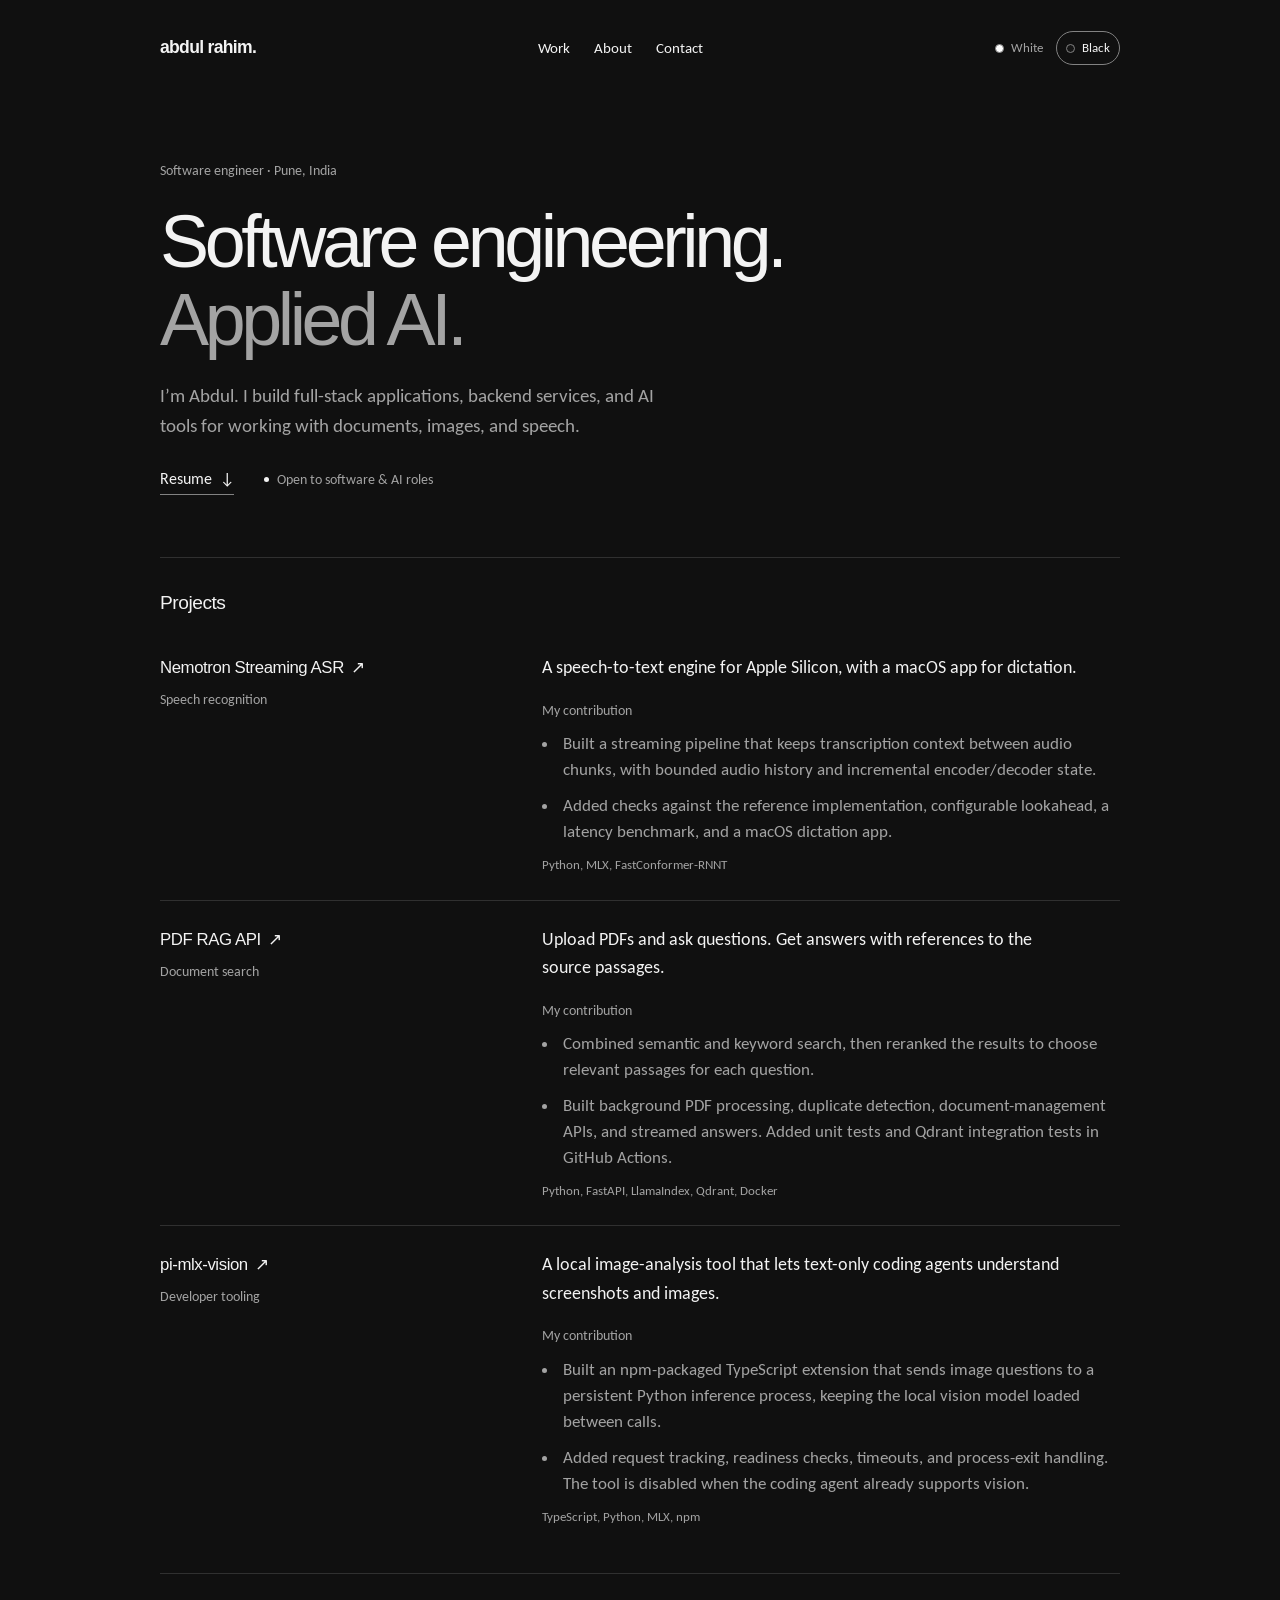
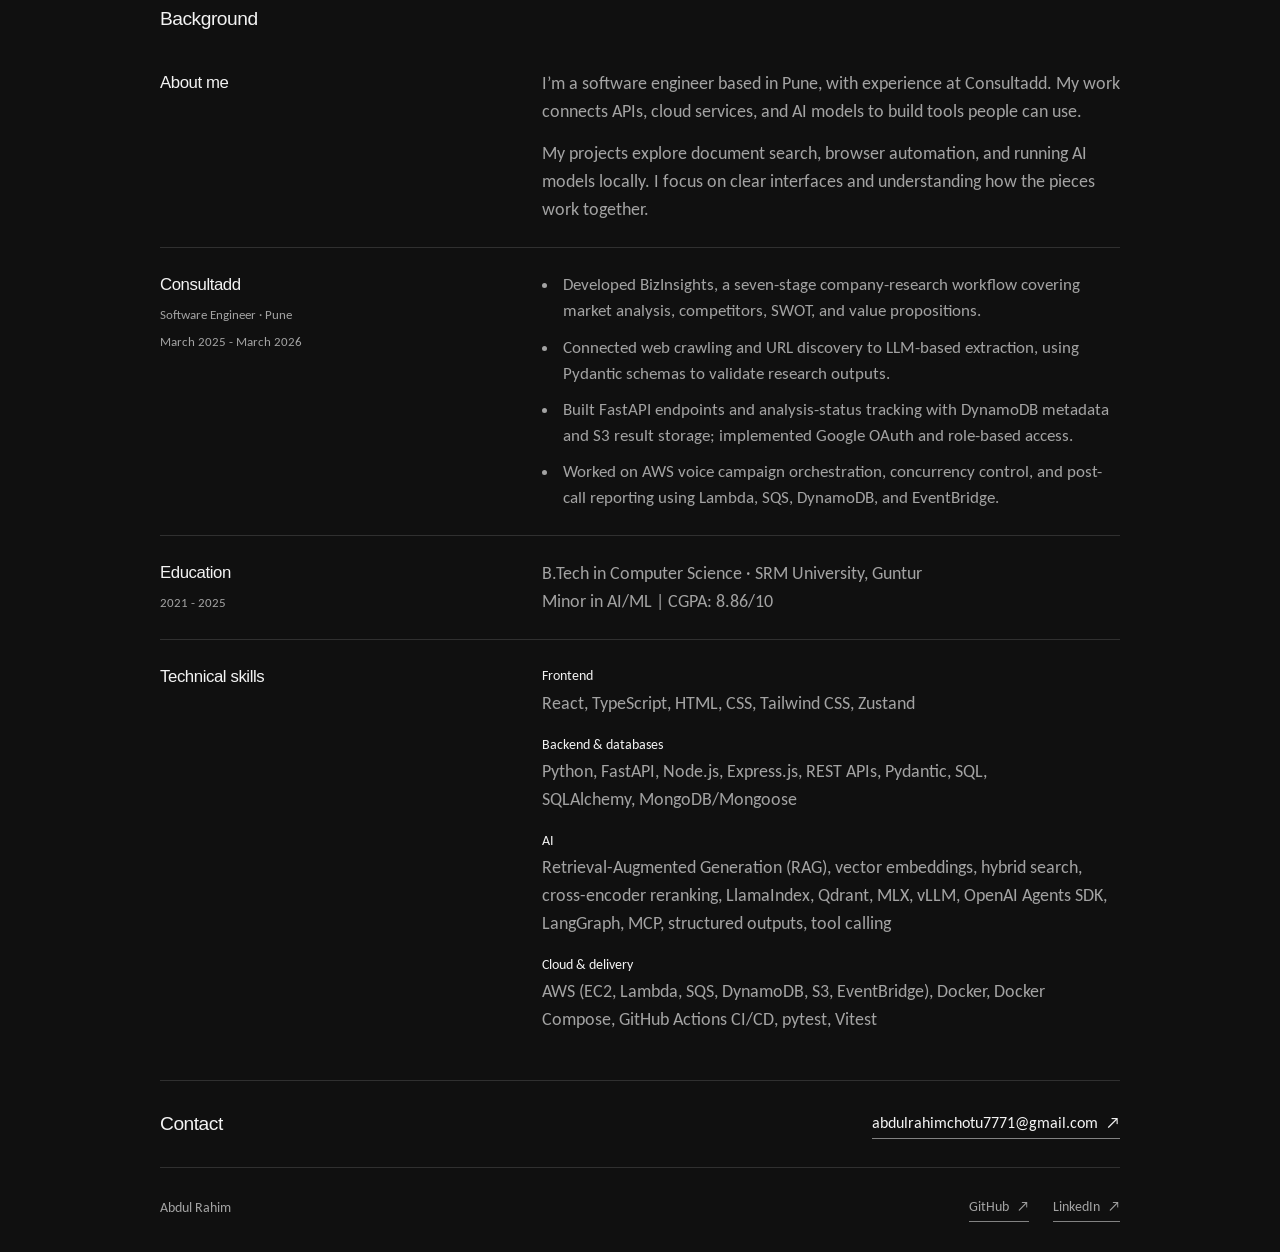
<file: portfolio-black.html>
<!doctype html>
<html lang="en" data-theme="dark">
<head>
  <meta charset="utf-8">
  <meta name="viewport" content="width=device-width, initial-scale=1">
  <meta name="theme-color" content="#101010">
  <title>Abdul Rahim — Software Engineer</title>
  <meta name="description" content="Abdul Rahim, software engineer building full-stack applications, backend services, and AI tools. Projects, experience, and resume.">
  <link rel="icon" href="data:image/svg+xml,%3Csvg xmlns='http://www.w3.org/2000/svg' viewBox='0 0 64 64'%3E%3Crect width='64' height='64' rx='16' fill='%23111111'/%3E%3Ctext x='32' y='43' text-anchor='middle' font-family='Arial' font-size='28' fill='white'%3Ear%3C/text%3E%3C/svg%3E">
  <link rel="stylesheet" href="assets/portfolio-minimal.css">
  <script src="assets/portfolio-minimal.js" defer></script>
</head>
<body>
  <a class="skip" href="#main">Skip to content</a>
  <header class="site-header wrap">
    <a class="wordmark" href="#main" aria-label="Abdul Rahim, back to introduction">abdul rahim.</a>
    <nav aria-label="Primary"><a href="#work">Work</a><a href="#about">About</a><a href="#contact">Contact</a></nav>
    <div class="theme-choice" role="group" aria-label="Compare portfolio designs">
      <a href="portfolio-white.html" data-theme-choice="light" ><span class="swatch light-swatch" aria-hidden="true"></span>White</a>
      <a href="portfolio-black.html" data-theme-choice="dark" aria-current="page"><span class="swatch dark-swatch" aria-hidden="true"></span>Black</a>
    </div>
  </header>
  <main id="main" class="wrap" tabindex="-1">
    <section class="hero">
      <p class="eyebrow">Software engineer · Pune, India</p>
      <h1>Software engineering.<br><span>Applied AI.</span></h1>
      <p class="hero-description">I’m Abdul. I build full-stack applications, backend services, and AI tools for working with documents, images, and speech.</p>
      <div class="hero-links"><a class="text-link" href="output/pdf/Abdul_Rahim_AI_Engineer.pdf" download>Resume <span class="arrow" aria-hidden="true">↓</span></a><span class="availability"><span aria-hidden="true"></span>Open to software & AI roles</span></div>
    </section>
    <section id="work" class="work-section">
      <h2>Projects</h2>
      <article class="project-row" id="project-nemotron">
      <div class="project-name"><h3><a href="https://github.com/abdulchotu7/nemotron-streaming-asr" target="_blank" rel="noopener">Nemotron Streaming ASR <span class="arrow" aria-hidden="true">↗</span><span class="sr-only"> (opens in a new tab)</span></a></h3><p class="eyebrow">Speech recognition</p></div>
      <div class="project-copy"><p class="project-purpose">A speech-to-text engine for Apple Silicon, with a macOS app for dictation.</p><p class="contribution-label">My contribution</p><ul class="contribution-list"><li>Built a streaming pipeline that keeps transcription context between audio chunks, with bounded audio history and incremental encoder/decoder state.</li><li>Added checks against the reference implementation, configurable lookahead, a latency benchmark, and a macOS dictation app.</li></ul><p class="project-stack">Python, MLX, FastConformer-RNNT</p></div>
    </article>
<article class="project-row" id="project-rag">
      <div class="project-name"><h3><a href="https://github.com/abdulchotu7/pdf-rag-api" target="_blank" rel="noopener">PDF RAG API <span class="arrow" aria-hidden="true">↗</span><span class="sr-only"> (opens in a new tab)</span></a></h3><p class="eyebrow">Document search</p></div>
      <div class="project-copy"><p class="project-purpose">Upload PDFs and ask questions. Get answers with references to the source passages.</p><p class="contribution-label">My contribution</p><ul class="contribution-list"><li>Combined semantic and keyword search, then reranked the results to choose relevant passages for each question.</li><li>Built background PDF processing, duplicate detection, document-management APIs, and streamed answers. Added unit tests and Qdrant integration tests in GitHub Actions.</li></ul><p class="project-stack">Python, FastAPI, LlamaIndex, Qdrant, Docker</p></div>
    </article>
<article class="project-row" id="project-vision">
      <div class="project-name"><h3><a href="https://github.com/abdulchotu7/pi-mlx-vision" target="_blank" rel="noopener">pi-mlx-vision <span class="arrow" aria-hidden="true">↗</span><span class="sr-only"> (opens in a new tab)</span></a></h3><p class="eyebrow">Developer tooling</p></div>
      <div class="project-copy"><p class="project-purpose">A local image-analysis tool that lets text-only coding agents understand screenshots and images.</p><p class="contribution-label">My contribution</p><ul class="contribution-list"><li>Built an npm-packaged TypeScript extension that sends image questions to a persistent Python inference process, keeping the local vision model loaded between calls.</li><li>Added request tracking, readiness checks, timeouts, and process-exit handling. The tool is disabled when the coding agent already supports vision.</li></ul><p class="project-stack">TypeScript, Python, MLX, npm</p></div>
    </article>
    </section>
    <section id="about" class="about-section">
      <h2>Background</h2>
      <div class="background-row"><div><h3>About me</h3></div><div><p>I’m a software engineer based in Pune, with experience at Consultadd. My work connects APIs, cloud services, and AI models to build tools people can use.</p><p class="about-detail">My projects explore document search, browser automation, and running AI models locally. I focus on clear interfaces and understanding how the pieces work together.</p></div></div>
      <div class="background-row"><div><h3>Consultadd</h3><p class="eyebrow">Software Engineer · Pune</p><p class="eyebrow">March 2025 - March 2026</p></div><div><ul class="contribution-list"><li>Developed BizInsights, a seven-stage company-research workflow covering market analysis, competitors, SWOT, and value propositions.</li><li>Connected web crawling and URL discovery to LLM-based extraction, using Pydantic schemas to validate research outputs.</li><li>Built FastAPI endpoints and analysis-status tracking with DynamoDB metadata and S3 result storage; implemented Google OAuth and role-based access.</li><li>Worked on AWS voice campaign orchestration, concurrency control, and post-call reporting using Lambda, SQS, DynamoDB, and EventBridge.</li></ul></div></div>
      <div class="background-row"><div><h3>Education</h3><p class="eyebrow">2021 - 2025</p></div><div><p>B.Tech in Computer Science · SRM University, Guntur</p><p class="muted">Minor in AI/ML | CGPA: 8.86/10</p></div></div>
      <div class="background-row"><div><h3>Technical skills</h3></div><div><p class="skill-line"><span>Frontend</span>React, TypeScript, HTML, CSS, Tailwind CSS, Zustand</p><p class="skill-line"><span>Backend &amp; databases</span>Python, FastAPI, Node.js, Express.js, REST APIs, Pydantic, SQL, SQLAlchemy, MongoDB/Mongoose</p><p class="skill-line"><span>AI</span>Retrieval-Augmented Generation (RAG), vector embeddings, hybrid search, cross-encoder reranking, LlamaIndex, Qdrant, MLX, vLLM, OpenAI Agents SDK, LangGraph, MCP, structured outputs, tool calling</p><p class="skill-line"><span>Cloud &amp; delivery</span>AWS (EC2, Lambda, SQS, DynamoDB, S3, EventBridge), Docker, Docker Compose, GitHub Actions CI/CD, pytest, Vitest</p></div></div>
    </section>
    <section id="contact" class="contact-line"><h2>Contact</h2><a class="text-link" href="mailto:abdulrahimchotu7771@gmail.com">abdulrahimchotu7771@gmail.com <span class="arrow" aria-hidden="true">↗</span></a></section>
  </main>
  <footer class="site-footer wrap"><p>Abdul Rahim</p><div><a class="text-link" href="https://github.com/abdulchotu7" target="_blank" rel="noopener">GitHub <span class="arrow" aria-hidden="true">↗</span></a><a class="text-link" href="https://www.linkedin.com/in/abdul-rahim-c/" target="_blank" rel="noopener">LinkedIn <span class="arrow" aria-hidden="true">↗</span></a></div></footer>
</body>
</html>
</file>
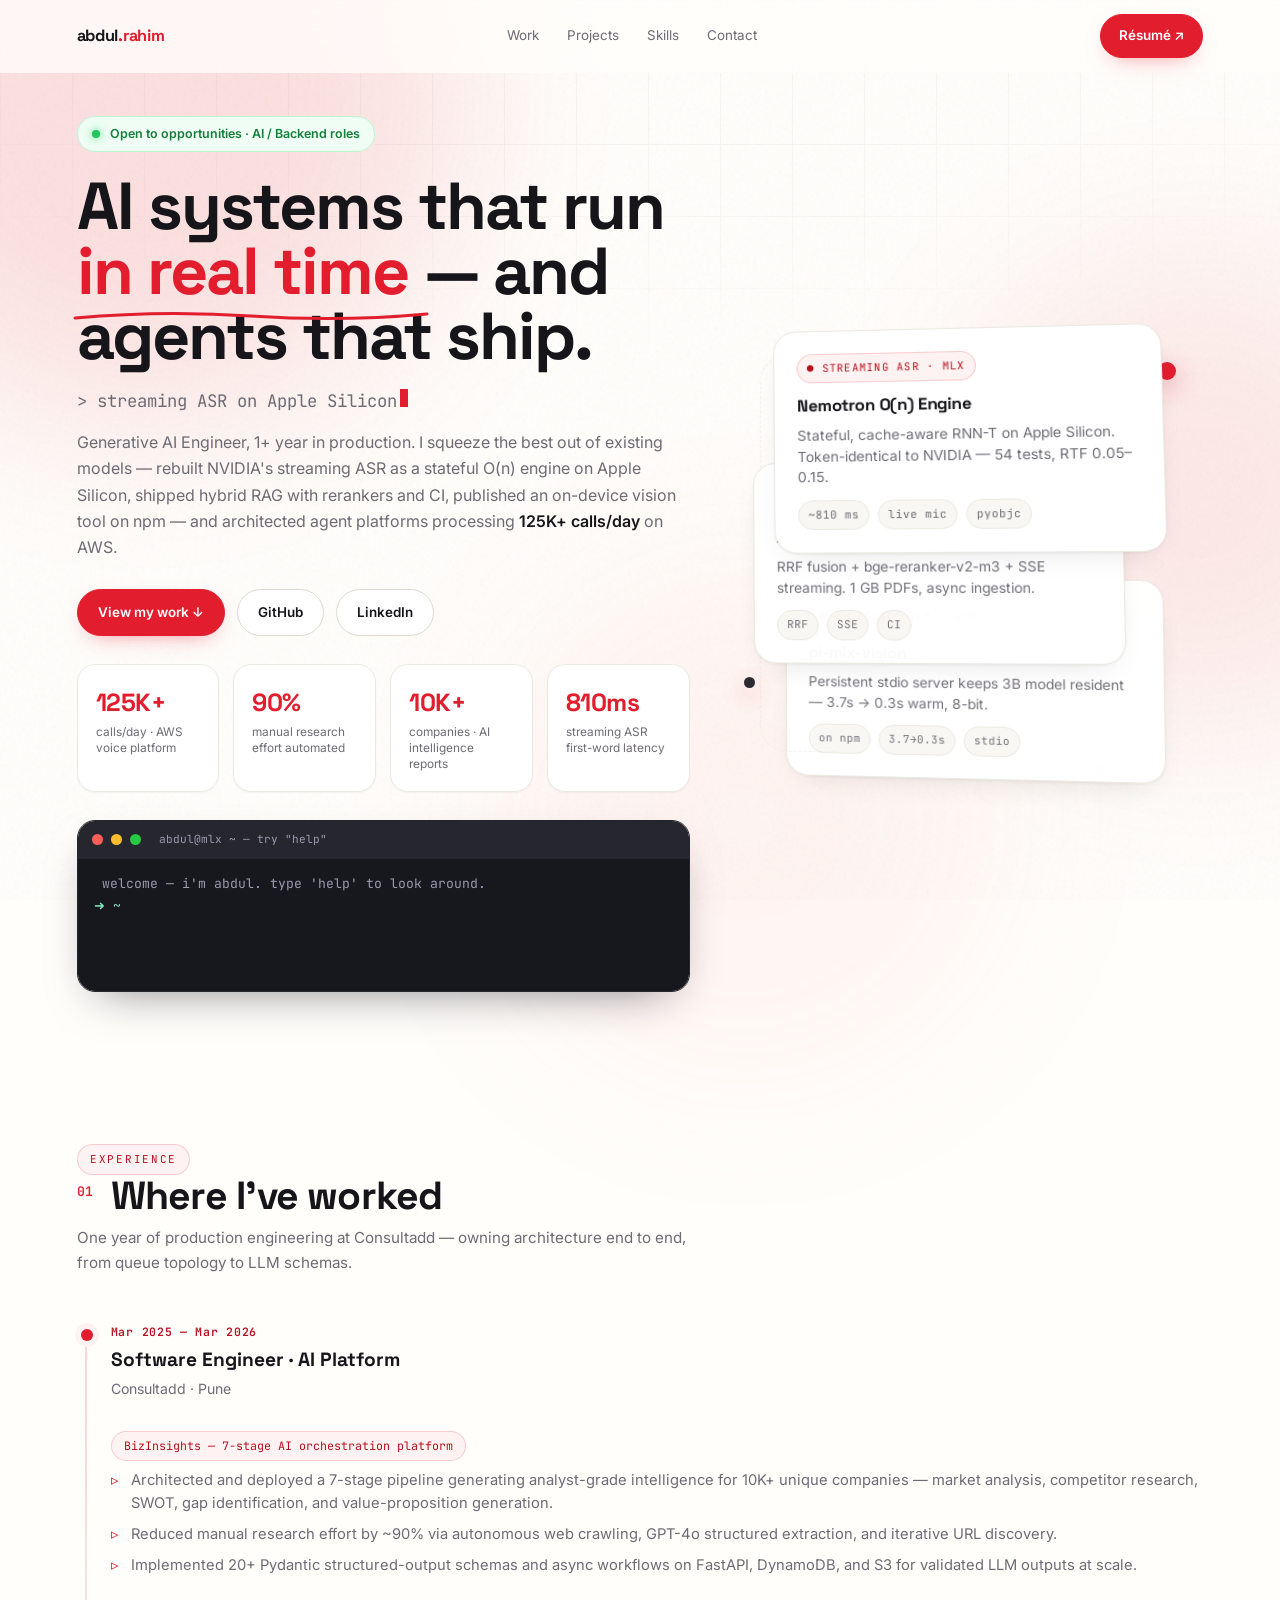
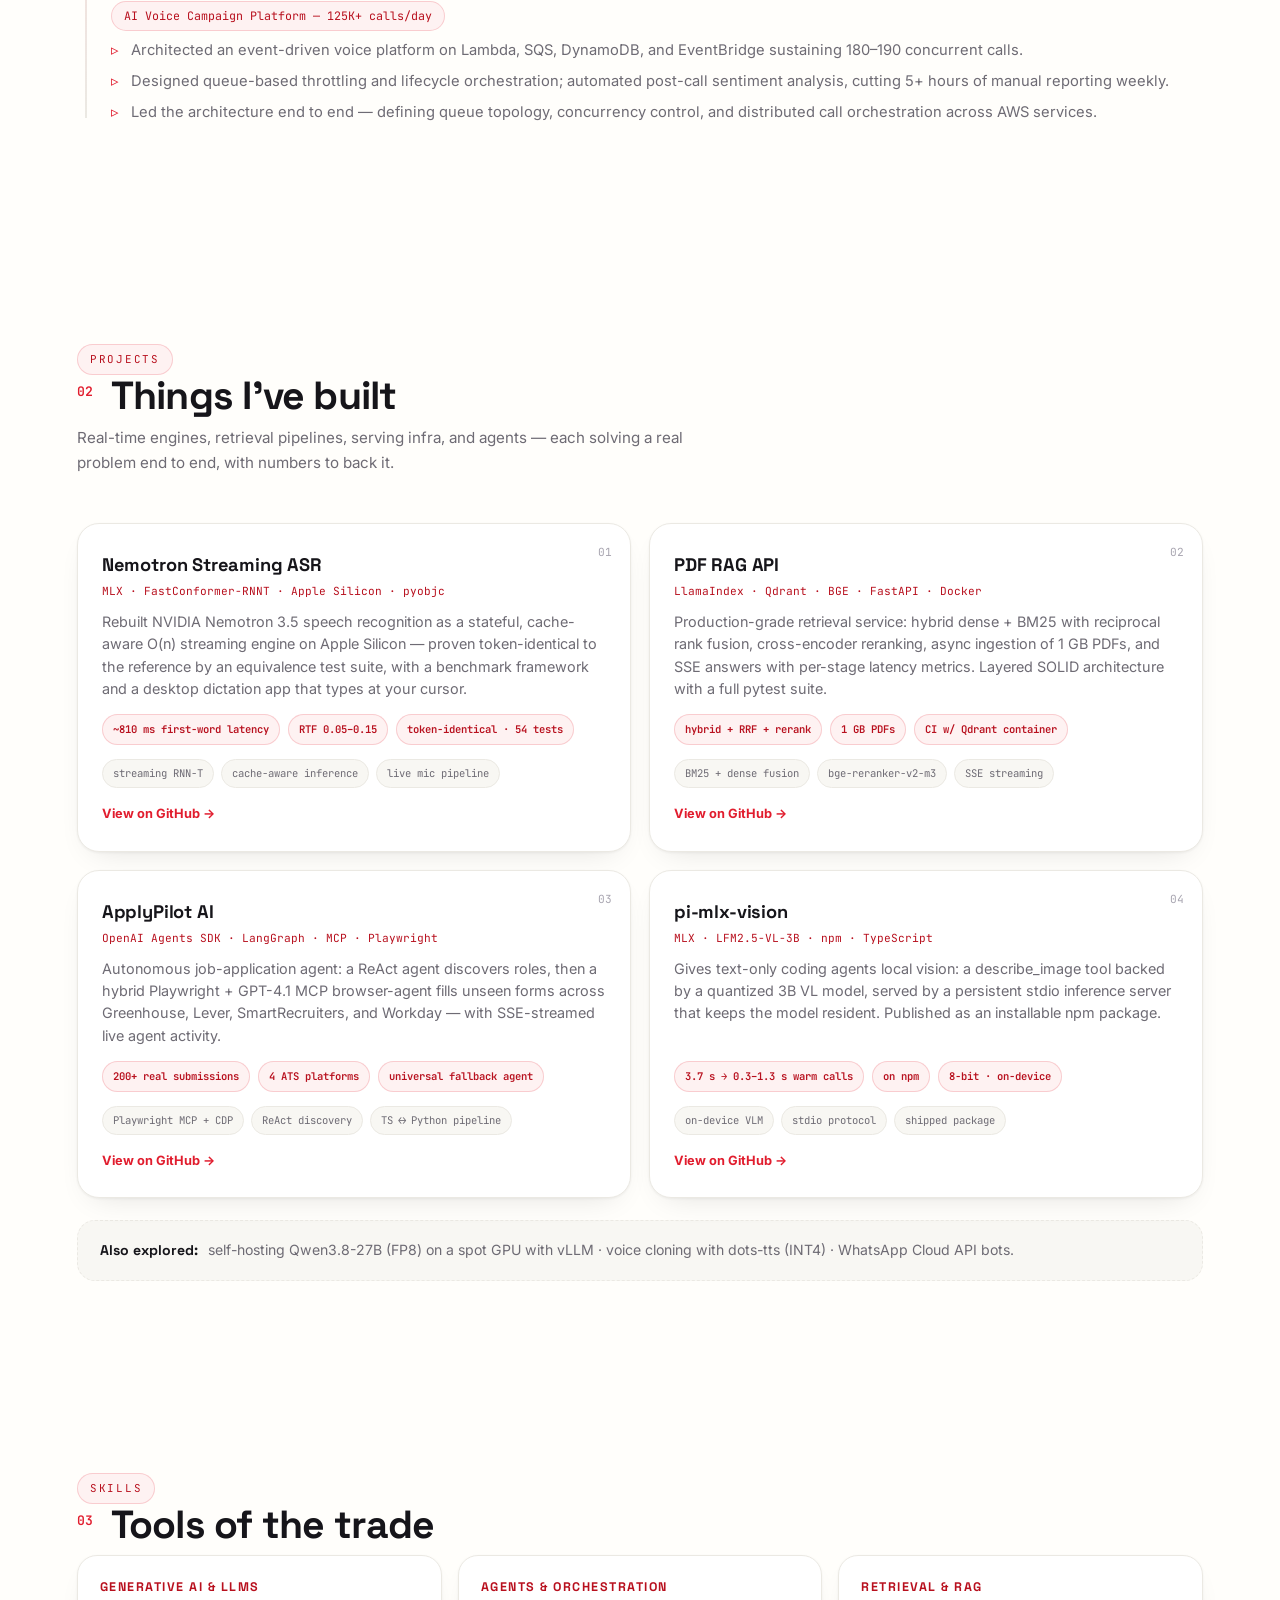
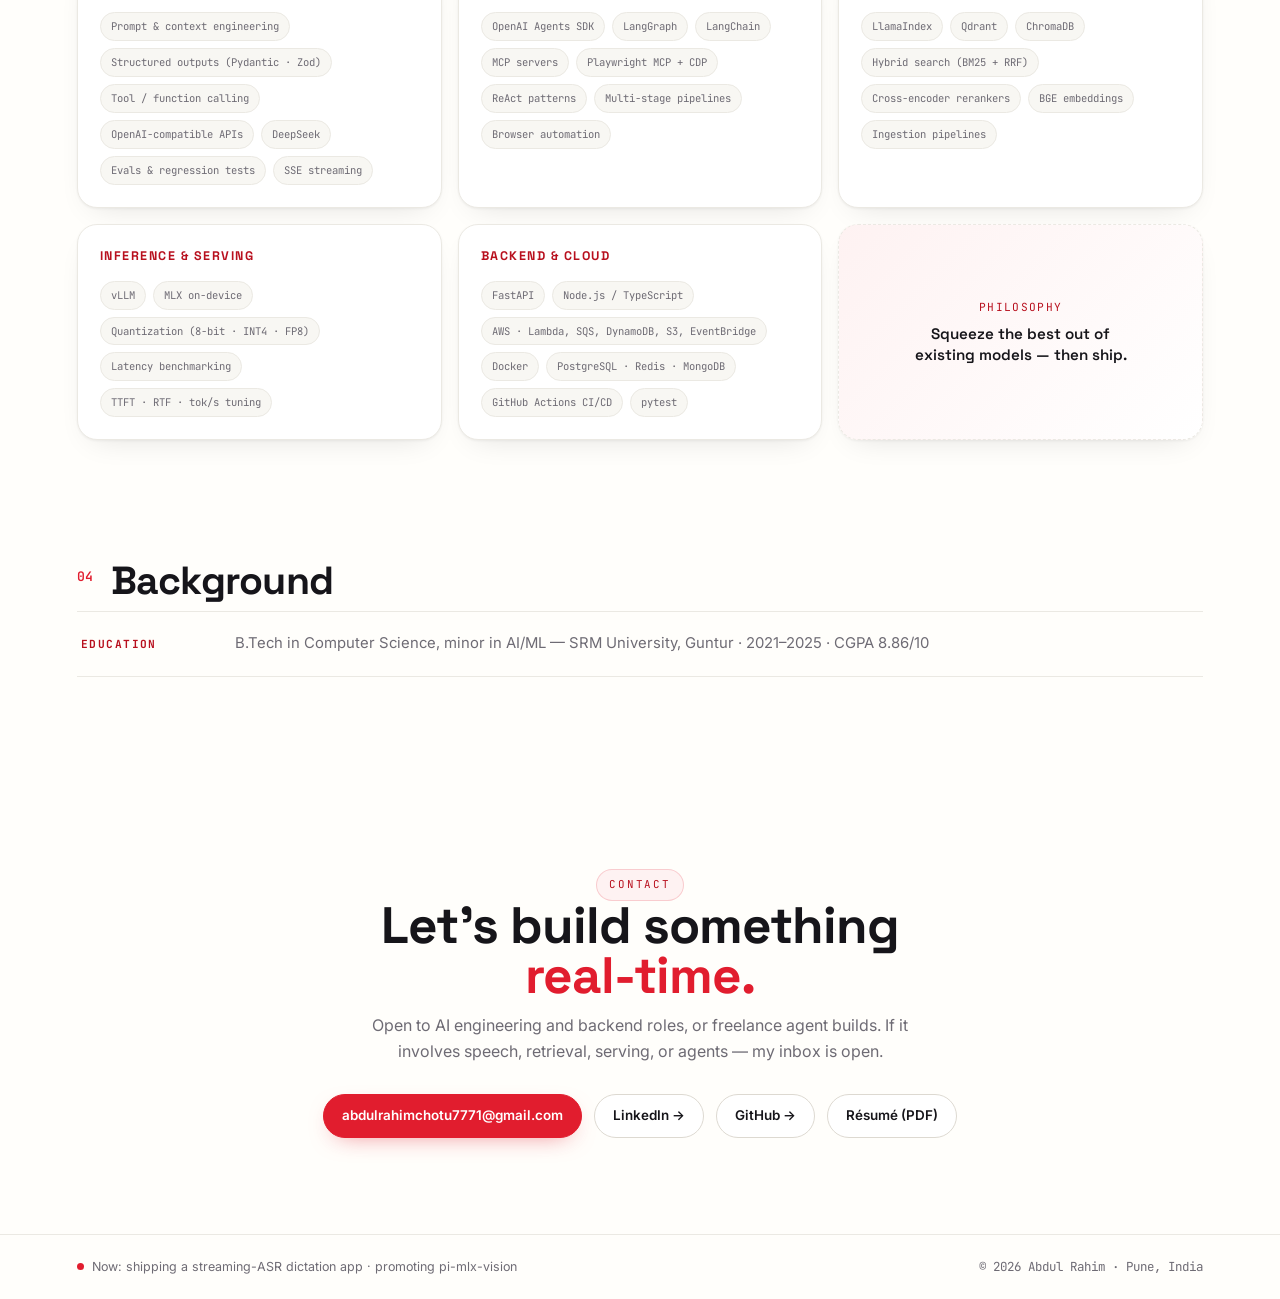
<file: portfolio-premium.html>
<!DOCTYPE html>
<html lang="en">
<head>
<meta charset="UTF-8">
<meta name="viewport" content="width=device-width, initial-scale=1.0">
<title>Abdul Rahim — AI Engineer · Premium</title>
<meta name="description" content="Abdul Rahim — Generative AI Engineer building real-time ML systems, on-device inference, retrieval pipelines, and agentic platforms.">
<meta property="og:title" content="Abdul Rahim — AI Engineer">
<meta name="theme-color" content="#fdfdfc">
<link rel="icon" href="data:image/svg+xml,<svg xmlns='http://www.w3.org/2000/svg' viewBox='0 0 100 100'><rect width='100' height='100' rx='20' fill='%23e11d2e'/><text x='50' y='68' text-anchor='middle' font-family='Arial' font-weight='700' font-size='48' fill='white'>AR</text></svg>">
<link rel="preconnect" href="https://fonts.googleapis.com">
<link href="https://fonts.googleapis.com/css2?family=Space+Grotesk:wght@400;500;600;700&family=Inter:wght@300;400;500;600;700&family=JetBrains+Mono:wght@400;500;600&family=Newsreader:opsz,wght@6..72,300;6..72,400&display=swap" rel="stylesheet">
<style>
:root{
  --bg:#fffefb; --bg2:#f8f7f3; --panel:#ffffff; --panel2:#fcfbfa;
  --line:#ebe9e3; --line2:#e8e6e0; --line-strong:#ddd9d1;
  --text:#16151a; --muted:#6e6b74; --faint:#a8a5b0;
  --accent:#e11d2e; --accent-ink:#b8101e; --accent-soft:#fef2f2; --accent-line:rgba(225,29,46,.18); --accent-wash:rgba(225,29,46,.06);
  --success:#15803d; --success-bg:#f0fdf4;
  --shadow:0 1px 3px rgba(16,15,20,.06),0 12px 32px -16px rgba(16,15,20,.14);
  --shadow-lg:0 1px 3px rgba(16,15,20,.07),0 20px 48px -18px rgba(16,15,20,.18),0 8px 24px -12px var(--accent-line);
  --r12:12px; --r16:16px; --r20:20px; --r24:24px;
}
*{margin:0;padding:0;box-sizing:border-box}
html{scroll-behavior:smooth;scroll-padding-top:84px}
body{background:var(--bg);color:var(--text);font-family:'Inter',sans-serif;line-height:1.6;overflow-x:hidden;-webkit-font-smoothing:antialiased}
a{color:inherit;text-decoration:none}
h1,h2,h3{font-family:'Space Grotesk',sans-serif}
.mono{font-family:'JetBrains Mono',monospace}

/* selection */
::selection{background:var(--accent);color:#fff}

/* backdrop */
.bg{position:fixed;inset:0;z-index:-3;background:var(--bg)}
.bg-grid{position:fixed;inset:0;z-index:-2;opacity:.42;
  background-image:
    linear-gradient(var(--line) 1px,transparent 1px),
    linear-gradient(90deg,var(--line) 1px,transparent 1px);
  background-size:72px 72px;
  mask-image:radial-gradient(ellipse 110% 70% at 50% -10%,#000 35%,transparent 72%)}
.grain{position:fixed;inset:0;z-index:-2;opacity:.045;pointer-events:none;
  background-image:url("data:image/svg+xml,%3Csvg viewBox='0 0 256 256' xmlns='http://www.w3.org/2000/svg'%3E%3Cfilter id='n'%3E%3CfeTurbulence type='fractalNoise' baseFrequency='0.9' numOctaves='4' stitchTiles='stitch'/%3E%3C/filter%3E%3Crect width='100%25' height='100%25' filter='url(%23n)' opacity='1'/%3E%3C/svg%3E")}
.blob{position:fixed;z-index:-1;border-radius:50%;filter:blur(90px);opacity:.13;background:var(--accent)}
.blob.b1{width:640px;height:640px;left:-180px;top:-220px}
.blob.b2{width:480px;height:480px;right:-160px;top:28%;opacity:.09}
.blob.b3{width:520px;height:520px;left:38%;bottom:-180px;opacity:.07;background:#ff7a7a}

/* nav */
nav{position:fixed;top:0;left:0;right:0;z-index:100;display:flex;align-items:center;justify-content:space-between;gap:24px;padding:14px 6vw;
  background:color-mix(in srgb,var(--bg) 78%, transparent);backdrop-filter:blur(16px) saturate(1.2);-webkit-backdrop-filter:blur(16px) saturate(1.2);
  border-bottom:1px solid transparent;transition:border-color .3s, background .3s}
nav.scrolled{border-bottom-color:var(--line);background:color-mix(in srgb,var(--bg) 86%, white)}
.logo{font-family:'Space Grotesk';font-weight:700;letter-spacing:-.02em;font-size:1.02rem;white-space:nowrap}
.logo em{font-style:normal;color:var(--accent)}
.nav-links{display:flex;gap:28px;align-items:center;font-size:.84rem;color:var(--muted)}
.nav-links a{position:relative;transition:.2s}
.nav-links a:hover{color:var(--text)}
.nav-links a::after{content:'';position:absolute;left:0;bottom:-6px;height:1.6px;width:0;background:var(--accent);transition:.25s}
.nav-links a:hover::after{width:100%}
.nav-actions{display:flex;gap:10px;align-items:center}
.btn{display:inline-flex;align-items:center;gap:8px;padding:10px 18px;border-radius:999px;font-weight:600;font-size:.84rem;border:1px solid var(--line-strong);background:var(--panel);color:var(--text);transition:.22s;cursor:pointer;white-space:nowrap;position:relative;overflow:hidden}
.btn:hover{transform:translateY(-2px);border-color:var(--accent-line);box-shadow:0 10px 24px -14px rgba(225,29,46,.35)}
.btn.primary{background:var(--accent);border-color:var(--accent);color:#fff;box-shadow:0 8px 24px -12px rgba(225,29,46,.6)}
.btn.primary:hover{background:var(--accent-ink);transform:translateY(-2px)}
.btn.magnetic{transition:transform .18s ease, box-shadow .22s}
.burger{display:none;width:42px;height:42px;border-radius:12px;border:1px solid var(--line);background:var(--panel);align-items:center;justify-content:center;cursor:pointer}

/* layout helpers */
section{max-width:1280px;margin:0 auto;padding:96px 6vw}
.eyebrow{display:inline-flex;align-items:center;gap:8px;font-family:'JetBrains Mono';font-size:.68rem;letter-spacing:.16em;text-transform:uppercase;color:var(--accent-ink);background:var(--accent-soft);border:1px solid var(--accent-line);padding:6px 12px;border-radius:999px}
.sec-head{display:flex;align-items:flex-start;gap:18px;margin-bottom:10px}
.sec-num{font-family:'JetBrains Mono';font-size:.82rem;color:var(--accent);font-weight:600;margin-top:6px}
.sec-title{font-size:clamp(1.7rem,3.4vw,2.45rem);font-weight:700;letter-spacing:-.02em;line-height:1.05}
.sec-sub{color:var(--muted);max-width:640px;margin-bottom:48px;font-size:.95rem}

/* hero */
.hero{min-height:100vh;display:grid;grid-template-columns:1.18fr .92fr;gap:36px;align-items:center;padding-top:116px;padding-bottom:56px;perspective:1200px}
.hero-left{transform-style:preserve-3d}
.pill{display:inline-flex;align-items:center;gap:10px;font-size:.78rem;font-weight:600;color:var(--success);background:var(--success-bg);border:1px solid #bbf7d0;padding:7px 14px;border-radius:999px;margin-bottom:22px}
.dot{width:8px;height:8px;border-radius:50%;background:#22c55e;box-shadow:0 0 10px #4ade80;animation:pulse 1.7s infinite}
@keyframes pulse{0%,100%{opacity:1;transform:scale(1)}50%{opacity:.5;transform:scale(.85)}}
.hero h1{font-size:clamp(2.2rem,5.2vw,4.15rem);font-weight:700;line-height:.98;letter-spacing:-.03em}
.hero h1 .accent{color:var(--accent);position:relative;white-space:nowrap}
.hero h1 .accent svg{position:absolute;left:-4px;right:-6px;bottom:-9px;width:calc(100% + 10px);height:14px;overflow:visible}
.hero h1 .accent path{fill:none;stroke:var(--accent);stroke-width:3.1;stroke-linecap:round;stroke-dasharray:620;stroke-dashoffset:620;animation:draw 1.2s .7s ease forwards}
@keyframes draw{to{stroke-dashoffset:0}}
.role{margin:18px 0 6px;font-family:'JetBrains Mono';font-size:clamp(.92rem,1.7vw,1.08rem);color:var(--muted);min-height:1.6em}
.role .caret{display:inline-block;width:8px;height:1.05em;vertical-align:-2px;background:var(--accent);margin-left:3px;animation:blink 1s steps(1) infinite;color:transparent}
@keyframes blink{50%{opacity:0}}
.lede{color:var(--muted);max-width:620px;font-size:1rem;margin:14px 0 28px;line-height:1.65}
.lede b{color:var(--text);font-weight:600}
.ctas{display:flex;gap:12px;flex-wrap:wrap}
.ctas .btn{padding:12px 20px}

/* hero right - 3D stack */
.hero-right{position:relative;min-height:520px;display:flex;align-items:center;justify-content:center;transform-style:preserve-3d}
.scene{position:relative;width:min(440px,100%);height:480px;transform-style:preserve-3d;transition:transform .18s ease}
.card3d{position:absolute;inset:auto;border:1px solid var(--line);background:var(--panel);border-radius:22px;box-shadow:var(--shadow);padding:22px;transform-style:preserve-3d;transition:transform .35s ease, box-shadow .35s}
.card3d::after{content:'';position:absolute;inset:0;border-radius:22px;background:linear-gradient(115deg, transparent 30%, rgba(255,255,255,.9) 45%, transparent 60%);opacity:0;transition:.35s;pointer-events:none;mix-blend-mode:soft-light}
.card3d:hover::after{opacity:1}
.c1{left:6%;right:10%;top:18px;transform:translateZ(36px) rotateX(4deg) rotateY(-6deg);z-index:3}
.c2{left:2%;right:16%;top:148px;transform:translateZ(14px) rotateX(3deg) rotateY(-4deg);z-index:2;opacity:.98}
.c3{left:10%;right:6%;bottom:14px;transform:translateZ(-6px) rotateX(2deg) rotateY(-8deg);z-index:1;opacity:.96}
.card3d .k{font-family:'JetBrains Mono';font-size:.66rem;letter-spacing:.12em;text-transform:uppercase;color:var(--accent-ink);background:var(--accent-soft);border:1px solid var(--accent-line);padding:5px 9px;border-radius:999px;display:inline-flex;margin-bottom:10px}
.card3d h3{font-size:1.02rem;margin-bottom:6px;letter-spacing:-.01em}
.card3d p{font-size:.86rem;color:var(--muted);line-height:1.5}
.card3d .meta{display:flex;gap:8px;flex-wrap:wrap;margin-top:12px}
.meta span{font-family:'JetBrains Mono';font-size:.68rem;padding:5px 9px;border-radius:999px;border:1px solid var(--line);background:var(--bg2);color:var(--muted)}
.floating{position:absolute;z-index:4;pointer-events:none}
.floating .orb{width:18px;height:18px;border-radius:50%;background:var(--accent);box-shadow:0 8px 24px rgba(225,29,46,.45)}
.f1{right:2%;top:10%;animation:float 6s ease-in-out infinite}
.f2{left:0;bottom:22%;animation:float 7s ease-in-out infinite reverse}
.f3{right:18%;bottom:4%;width:10px;height:10px;background:var(--text);opacity:.14;animation:float 5s ease-in-out infinite}
@keyframes float{0%,100%{transform:translateY(0)}50%{transform:translateY(-14px)}}
.para-grid{position:absolute;inset:8% 4%;border:1px dashed var(--line);border-radius:28px;transform:translateZ(-22px);opacity:.6}

/* stats */
.stats{display:grid;grid-template-columns:repeat(4,1fr);gap:14px;margin-top:28px}
.stat{border:1px solid var(--line);background:var(--panel);border-radius:18px;padding:18px 18px;box-shadow:0 1px 2px rgba(20,15,20,.04);position:relative;overflow:hidden;transform-style:preserve-3d;transition:.3s}
.stat::before{content:'';position:absolute;inset:0;background:radial-gradient(520px 220px at 20% -10%, var(--accent-wash), transparent 60%);opacity:0;transition:.3s}
.stat:hover{transform:translateY(-4px) translateZ(10px);border-color:var(--accent-line);box-shadow:var(--shadow-lg)}
.stat:hover::before{opacity:1}
.stat .num{font-family:'Space Grotesk';font-weight:700;font-size:1.55rem;color:var(--accent);letter-spacing:-.02em}
.stat .label{font-size:.74rem;color:var(--muted);line-height:1.35;margin-top:2px}

/* terminal */
.term{margin-top:28px;border-radius:18px;overflow:hidden;border:1px solid #25252e;box-shadow:0 18px 48px -22px rgba(15,15,25,.55);max-width:680px;transform:translateZ(0)}
.term-bar{display:flex;align-items:center;gap:8px;background:#26262f;padding:10px 14px}
.term-bar i{width:11px;height:11px;border-radius:50%;display:block}
.term-bar i:nth-child(1){background:#ff5f57}.term-bar i:nth-child(2){background:#febc2e}.term-bar i:nth-child(3){background:#28c840}
.term-bar span{margin-left:10px;font-family:'JetBrains Mono';font-size:.7rem;color:#9a9aad}
.term-body{background:#17171e;padding:14px 16px;font-family:'JetBrains Mono';font-size:.82rem;line-height:1.7;color:#d8d8e2;min-height:132px;max-height:300px;overflow:auto}
.term-body .out{white-space:pre-wrap;word-break:break-word}
.term-line{display:flex;gap:8px;align-items:center}
.prompt{color:#7ee2b8;flex-shrink:0}
.term-body input{background:transparent;border:none;outline:none;color:#f1f1f6;font:inherit;flex:1;caret-color:#7ee2b8}
.hint{color:#6b6b78;font-size:.7rem}
.term-body::-webkit-scrollbar{width:8px;height:8px}
.term-body::-webkit-scrollbar-thumb{background:#2e2e38;border-radius:999px}

/* projects */
.grid2{display:grid;grid-template-columns:repeat(2,1fr);gap:18px}
.pcard{position:relative;border:1px solid var(--line);background:var(--panel);border-radius:22px;padding:26px 24px;box-shadow:var(--shadow);display:flex;flex-direction:column;overflow:hidden;transform-style:preserve-3d;transition:transform .22s ease, box-shadow .22s, border-color .22s}
.pcard::before{content:'';position:absolute;inset:0;background:radial-gradient(700px 300px at 0% 0%, var(--accent-wash), transparent 55%);opacity:0;transition:.3s;pointer-events:none}
.pcard:hover{border-color:var(--accent-line);box-shadow:var(--shadow-lg)}
.pcard:hover::before{opacity:1}
.pcard .idx{position:absolute;top:20px;right:18px;font-family:'JetBrains Mono';font-size:.7rem;color:var(--faint)}
.pcard h3{font-size:1.14rem;letter-spacing:-.01em;margin-bottom:4px;transform:translateZ(14px)}
.pcard .stack{font-family:'JetBrains Mono';font-size:.7rem;color:var(--accent-ink);margin-bottom:10px;transform:translateZ(10px)}
.pcard p{color:var(--muted);font-size:.9rem;line-height:1.55;flex:1;transform:translateZ(8px)}
.proof{display:flex;flex-wrap:wrap;gap:8px;margin:14px 0 14px}
.proof span{font-family:'JetBrains Mono';font-size:.66rem;font-weight:600;padding:6px 10px;border-radius:999px;background:var(--accent-soft);color:var(--accent-ink);border:1px solid var(--accent-line)}
.chips{display:flex;flex-wrap:wrap;gap:7px;margin-bottom:16px}
.chip{font-family:'JetBrains Mono';font-size:.66rem;padding:5px 10px;border-radius:999px;border:1px solid var(--line);background:var(--bg2);color:var(--muted)}
.link{font-size:.8rem;font-weight:700;color:var(--accent);display:inline-flex;gap:6px;align-items:center}
.link:hover{color:var(--accent-ink)}
.glare{position:absolute;inset:0;border-radius:22px;background:linear-gradient(105deg,transparent 28%,rgba(255,255,255,.65) 44%,transparent 62%);opacity:0;transform:translateX(-18%);transition:.45s;pointer-events:none;mix-blend-mode:soft-light}
.pcard:hover .glare{opacity:1;transform:translateX(18%)}
.experiments{margin-top:22px;border:1px dashed var(--line);border-radius:18px;padding:18px 22px;background:var(--bg2);color:var(--muted);font-size:.88rem;display:flex;gap:10px;flex-wrap:wrap;align-items:baseline}
.experiments b{color:var(--text);font-family:'Space Grotesk'}
.experiments .mono{color:var(--accent-ink);font-size:.74rem}

/* timeline */
.timeline{position:relative;padding-left:34px}
.timeline::before{content:'';position:absolute;left:8px;top:6px;bottom:6px;width:2px;background:linear-gradient(to bottom, var(--accent-line), var(--line))}
.titem{position:relative;margin-bottom:28px}
.titem::before{content:'';position:absolute;left:-30px;top:6px;width:12px;height:12px;border-radius:50%;background:var(--accent);box-shadow:0 0 0 6px var(--accent-soft)}
.when{font-family:'JetBrains Mono';font-size:.72rem;color:var(--accent-ink);font-weight:600;letter-spacing:.06em}
.titem h3{font-size:1.2rem;margin:4px 0 2px}
.where{color:var(--muted);font-size:.88rem;margin-bottom:14px}
.proj-pill{display:inline-flex;font-family:'JetBrains Mono';font-size:.73rem;color:var(--accent-ink);background:var(--accent-soft);border:1px solid var(--accent-line);border-radius:999px;padding:5px 12px;margin:16px 0 8px}
.titem ul{list-style:none}
.titem li{position:relative;padding-left:20px;color:var(--muted);font-size:.92rem;margin-bottom:8px;line-height:1.55}
.titem li::before{content:'▹';position:absolute;left:0;top:0;color:var(--accent)}

/* skills */
.skill-grid{display:grid;grid-template-columns:repeat(3,1fr);gap:16px}
.scard{border:1px solid var(--line);background:var(--panel);border-radius:20px;padding:22px;box-shadow:var(--shadow);transition:.25s}
.scard:hover{transform:translateY(-3px);border-color:var(--accent-line);box-shadow:var(--shadow-lg)}
.scard h3{font-size:.78rem;letter-spacing:.12em;text-transform:uppercase;color:var(--accent-ink);margin-bottom:14px}
.scard .chips{margin:0}

/* facts */
.facts{border-top:1px solid var(--line);margin-top:6px}
.frow{display:flex;gap:24px;align-items:baseline;padding:20px 4px;border-bottom:1px solid var(--line)}
.frow b{font-family:'JetBrains Mono';font-size:.7rem;letter-spacing:.13em;text-transform:uppercase;color:var(--accent-ink);min-width:130px;flex-shrink:0}
.frow p{color:var(--muted);font-size:.93rem}

/* contact */
.contact{text-align:center;padding-bottom:96px}
.contact h2{font-size:clamp(1.9rem,4.6vw,3.2rem);font-weight:700;letter-spacing:-.02em;line-height:.98;margin-bottom:12px}
.contact p{color:var(--muted);max-width:560px;margin:0 auto 30px}
.contact-actions{display:flex;gap:12px;justify-content:center;flex-wrap:wrap}

/* footer */
footer{border-top:1px solid var(--line);padding:22px 6vw;display:flex;justify-content:space-between;gap:12px;flex-wrap:wrap;font-size:.78rem;color:var(--muted);background:color-mix(in srgb,var(--bg) 88%, white)}
footer .now{display:flex;align-items:center;gap:8px}
footer .now::before{content:'';width:7px;height:7px;border-radius:50%;background:var(--accent)}

/* reveal */
.js .reveal{opacity:0;transform:translateY(18px) translateZ(0);transition:opacity .65s ease, transform .65s ease}
.js .reveal.in{opacity:1;transform:none}
.js .reveal[data-delay="1"]{transition-delay:.06s}
.js .reveal[data-delay="2"]{transition-delay:.12s}
.js .reveal[data-delay="3"]{transition-delay:.18s}

/* responsive */
@media(max-width:1024px){
  .hero{grid-template-columns:1fr;gap:18px}
  .hero-right{min-height:420px}
  .scene{height:420px}
  .skill-grid{grid-template-columns:repeat(2,1fr)}
  .grid2{grid-template-columns:1fr}
}
@media(max-width:720px){
  .nav-links{display:none}
  .burger{display:inline-flex}
  .stats{grid-template-columns:repeat(2,1fr)}
  .skill-grid{grid-template-columns:1fr}
  .frow{flex-direction:column;gap:6px}
  .hero h1{font-size:clamp(2rem,8vw,2.9rem)}
  .scene{height:380px}
  .c1{top:6px}.c2{top:132px}.c3{bottom:6px}
  section{padding:72px 6vw}
}
@media(prefers-reduced-motion:reduce){
  .js .reveal{opacity:1;transform:none;transition:none}
  .hero h1 .accent path{animation:none;stroke-dashoffset:0}
  .dot,.floating{animation:none}
}
.mobile-menu{position:fixed;inset:64px 12px auto 12px;background:var(--panel);border:1px solid var(--line);border-radius:18px;box-shadow:var(--shadow-lg);padding:12px;display:none;flex-direction:column;gap:6px;z-index:99}
.mobile-menu.open{display:flex}
.mobile-menu a{padding:12px 14px;border-radius:12px;color:var(--text);font-weight:500}
.mobile-menu a:hover{background:var(--bg2)}
</style>
</head>
<body>
<div class="bg"></div><div class="bg-grid"></div><div class="grain"></div>
<div class="blob b1"></div><div class="blob b2"></div><div class="blob b3"></div>

<nav id="nav">
  <a href="#" class="logo">abdul<span style="color:var(--accent)">.rahim</span></a>
  <div class="nav-links">
    <a href="#work">Work</a>
    <a href="#projects">Projects</a>
    <a href="#skills">Skills</a>
    <a href="#contact">Contact</a>
  </div>
  <div class="nav-actions">
    <a class="btn primary magnetic" href="resume.pdf" target="_blank" rel="noopener">Résumé ↗</a>
    <button class="burger" id="burger" aria-label="menu">☰</button>
  </div>
</nav>
<div class="mobile-menu" id="mobileMenu">
  <a href="#work">Work</a>
  <a href="#projects">Projects</a>
  <a href="#skills">Skills</a>
  <a href="#contact">Contact</a>
</div>

<!-- HERO -->
<section class="hero">
  <div class="hero-left">
    <div class="pill reveal"><span class="dot"></span> Open to opportunities · AI / Backend roles</div>
    <h1 class="reveal" data-delay="1">AI systems that run<br><span class="accent">in real time
      <svg viewBox="0 0 300 14" preserveAspectRatio="none" aria-hidden="true"><path d="M2 10 Q 75 2 150 8 T 298 6"/></svg>
    </span> — and agents that ship.</h1>
    <div class="role mono reveal" data-delay="2">&gt; <span id="typed"></span><span class="caret">|</span></div>
    <p class="lede reveal" data-delay="2">Generative AI Engineer, 1+ year in production. I squeeze the best out of existing models — rebuilt NVIDIA's streaming ASR as a stateful O(n) engine on Apple Silicon, shipped hybrid RAG with rerankers and CI, published an on-device vision tool on npm — and architected agent platforms processing <b>125K+ calls/day</b> on AWS.</p>
    <div class="ctas reveal" data-delay="3">
      <a class="btn primary magnetic" href="#projects">View my work ↓</a>
      <a class="btn magnetic" href="https://github.com/abdulchotu7" target="_blank" rel="noopener">GitHub</a>
      <a class="btn magnetic" href="https://www.linkedin.com/in/abdul-rahim-c/" target="_blank" rel="noopener">LinkedIn</a>
    </div>
    <div class="stats">
      <div class="stat reveal"><div class="num" data-count="125" data-suffix="K+">0</div><div class="label">calls/day · AWS voice platform</div></div>
      <div class="stat reveal" data-delay="1"><div class="num" data-count="90" data-suffix="%">0</div><div class="label">manual research effort automated</div></div>
      <div class="stat reveal" data-delay="2"><div class="num" data-count="10" data-suffix="K+">0</div><div class="label">companies · AI intelligence reports</div></div>
      <div class="stat reveal" data-delay="3"><div class="num" data-count="810" data-suffix="ms">0</div><div class="label">streaming ASR first-word latency</div></div>
    </div>
    <div class="term reveal">
      <div class="term-bar"><i></i><i></i><i></i><span>abdul@mlx ~ — try "help"</span></div>
      <div class="term-body" id="termBody">
        <div class="term-line"><span class="prompt">➜ ~</span><input id="termInput" autocomplete="off" spellcheck="false" aria-label="terminal input"></div>
      </div>
    </div>
  </div>

  <div class="hero-right reveal" data-delay="2" id="heroRight">
    <div class="scene" id="scene">
      <div class="para-grid"></div>
      <div class="card3d c1" data-depth="0.9">
        <span class="k">● streaming ASR · MLX</span>
        <h3>Nemotron O(n) Engine</h3>
        <p>Stateful, cache-aware RNN-T on Apple Silicon. Token-identical to NVIDIA — 54 tests, RTF 0.05–0.15.</p>
        <div class="meta"><span>~810 ms</span><span>live mic</span><span>pyobjc</span></div>
      </div>
      <div class="card3d c2" data-depth="0.55">
        <span class="k">◆ hybrid RAG · Qdrant</span>
        <h3>BM25 + Dense + Rerank</h3>
        <p>RRF fusion + bge-reranker-v2-m3 + SSE streaming. 1 GB PDFs, async ingestion.</p>
        <div class="meta"><span>RRF</span><span>SSE</span><span>CI</span></div>
      </div>
      <div class="card3d c3" data-depth="0.35">
        <span class="k">⬢ on-device VLM · npm</span>
        <h3>pi-mlx-vision</h3>
        <p>Persistent stdio server keeps 3B model resident — 3.7s → 0.3s warm, 8-bit.</p>
        <div class="meta"><span>on npm</span><span>3.7→0.3s</span><span>stdio</span></div>
      </div>
      <div class="floating f1"><div class="orb"></div></div>
      <div class="floating f2"><div class="orb" style="width:11px;height:11px;background:#16151a;opacity:.9"></div></div>
      <div class="floating f3"></div>
    </div>
  </div>
</section>

<!-- WORK -->
<section id="work">
  <div class="reveal"><span class="eyebrow">Experience</span>
  <div class="sec-head"><span class="sec-num">01</span><h2 class="sec-title">Where I've worked</h2></div>
  <p class="sec-sub">One year of production engineering at Consultadd — owning architecture end to end, from queue topology to LLM schemas.</p></div>
  <div class="timeline">
    <div class="titem reveal">
      <div class="when">Mar 2025 — Mar 2026</div>
      <h3>Software Engineer · AI Platform</h3>
      <div class="where">Consultadd · Pune</div>
      <span class="proj-pill">BizInsights — 7-stage AI orchestration platform</span>
      <ul>
        <li>Architected and deployed a 7-stage pipeline generating analyst-grade intelligence for 10K+ unique companies — market analysis, competitor research, SWOT, gap identification, and value-proposition generation.</li>
        <li>Reduced manual research effort by ~90% via autonomous web crawling, GPT-4o structured extraction, and iterative URL discovery.</li>
        <li>Implemented 20+ Pydantic structured-output schemas and async workflows on FastAPI, DynamoDB, and S3 for validated LLM outputs at scale.</li>
      </ul>
      <span class="proj-pill">AI Voice Campaign Platform — 125K+ calls/day</span>
      <ul>
        <li>Architected an event-driven voice platform on Lambda, SQS, DynamoDB, and EventBridge sustaining 180–190 concurrent calls.</li>
        <li>Designed queue-based throttling and lifecycle orchestration; automated post-call sentiment analysis, cutting 5+ hours of manual reporting weekly.</li>
        <li>Led the architecture end to end — defining queue topology, concurrency control, and distributed call orchestration across AWS services.</li>
      </ul>
    </div>
  </div>
</section>

<!-- PROJECTS -->
<section id="projects">
  <div class="reveal"><span class="eyebrow">Projects</span>
  <div class="sec-head"><span class="sec-num">02</span><h2 class="sec-title">Things I've built</h2></div>
  <p class="sec-sub">Real-time engines, retrieval pipelines, serving infra, and agents — each solving a real problem end to end, with numbers to back it.</p></div>
  <div class="grid2">
    <article class="pcard reveal tilt">
      <span class="idx">01</span><div class="glare"></div>
      <h3>Nemotron Streaming ASR</h3>
      <div class="stack">MLX · FastConformer-RNNT · Apple Silicon · pyobjc</div>
      <p>Rebuilt NVIDIA Nemotron 3.5 speech recognition as a stateful, cache-aware O(n) streaming engine on Apple Silicon — proven token-identical to the reference by an equivalence test suite, with a benchmark framework and a desktop dictation app that types at your cursor.</p>
      <div class="proof"><span>~810 ms first-word latency</span><span>RTF 0.05–0.15</span><span>token-identical · 54 tests</span></div>
      <div class="chips"><span class="chip">streaming RNN-T</span><span class="chip">cache-aware inference</span><span class="chip">live mic pipeline</span></div>
      <a class="link" href="https://github.com/abdulchotu7/nemotron-streaming-asr" target="_blank" rel="noopener">View on GitHub →</a>
    </article>
    <article class="pcard reveal tilt" data-delay="1">
      <span class="idx">02</span><div class="glare"></div>
      <h3>PDF RAG API</h3>
      <div class="stack">LlamaIndex · Qdrant · BGE · FastAPI · Docker</div>
      <p>Production-grade retrieval service: hybrid dense + BM25 with reciprocal rank fusion, cross-encoder reranking, async ingestion of 1 GB PDFs, and SSE answers with per-stage latency metrics. Layered SOLID architecture with a full pytest suite.</p>
      <div class="proof"><span>hybrid + RRF + rerank</span><span>1 GB PDFs</span><span>CI w/ Qdrant container</span></div>
      <div class="chips"><span class="chip">BM25 + dense fusion</span><span class="chip">bge-reranker-v2-m3</span><span class="chip">SSE streaming</span></div>
      <a class="link" href="https://github.com/abdulchotu7/pdf-rag-api" target="_blank" rel="noopener">View on GitHub →</a>
    </article>
    <article class="pcard reveal tilt">
      <span class="idx">03</span><div class="glare"></div>
      <h3>ApplyPilot AI</h3>
      <div class="stack">OpenAI Agents SDK · LangGraph · MCP · Playwright</div>
      <p>Autonomous job-application agent: a ReAct agent discovers roles, then a hybrid Playwright + GPT-4.1 MCP browser-agent fills unseen forms across Greenhouse, Lever, SmartRecruiters, and Workday — with SSE-streamed live agent activity.</p>
      <div class="proof"><span>200+ real submissions</span><span>4 ATS platforms</span><span>universal fallback agent</span></div>
      <div class="chips"><span class="chip">Playwright MCP + CDP</span><span class="chip">ReAct discovery</span><span class="chip">TS ↔ Python pipeline</span></div>
      <a class="link" href="https://github.com/abdulchotu7/Agentic-ATS-Automation-Engine" target="_blank" rel="noopener">View on GitHub →</a>
    </article>
    <article class="pcard reveal tilt" data-delay="1">
      <span class="idx">04</span><div class="glare"></div>
      <h3>pi-mlx-vision</h3>
      <div class="stack">MLX · LFM2.5-VL-3B · npm · TypeScript</div>
      <p>Gives text-only coding agents local vision: a describe_image tool backed by a quantized 3B VL model, served by a persistent stdio inference server that keeps the model resident. Published as an installable npm package.</p>
      <div class="proof"><span>3.7 s → 0.3–1.3 s warm calls</span><span>on npm</span><span>8-bit · on-device</span></div>
      <div class="chips"><span class="chip">on-device VLM</span><span class="chip">stdio protocol</span><span class="chip">shipped package</span></div>
      <a class="link" href="https://github.com/abdulchotu7/pi-mlx-vision" target="_blank" rel="noopener">View on GitHub →</a>
    </article>
  </div>
  <div class="experiments reveal">
    <b>Also explored:</b> self-hosting Qwen3.8-27B (FP8) on a spot GPU with vLLM · voice cloning with dots-tts (INT4) · WhatsApp Cloud API bots.
  </div>
</section>

<!-- SKILLS -->
<section id="skills">
  <div class="reveal"><span class="eyebrow">Skills</span>
  <div class="sec-head"><span class="sec-num">03</span><h2 class="sec-title">Tools of the trade</h2></div></div>
  <div class="skill-grid">
    <div class="scard reveal"><h3>Generative AI & LLMs</h3><div class="chips"><span class="chip">Prompt & context engineering</span><span class="chip">Structured outputs (Pydantic · Zod)</span><span class="chip">Tool / function calling</span><span class="chip">OpenAI-compatible APIs</span><span class="chip">DeepSeek</span><span class="chip">Evals & regression tests</span><span class="chip">SSE streaming</span></div></div>
    <div class="scard reveal" data-delay="1"><h3>Agents & Orchestration</h3><div class="chips"><span class="chip">OpenAI Agents SDK</span><span class="chip">LangGraph</span><span class="chip">LangChain</span><span class="chip">MCP servers</span><span class="chip">Playwright MCP + CDP</span><span class="chip">ReAct patterns</span><span class="chip">Multi-stage pipelines</span><span class="chip">Browser automation</span></div></div>
    <div class="scard reveal" data-delay="2"><h3>Retrieval & RAG</h3><div class="chips"><span class="chip">LlamaIndex</span><span class="chip">Qdrant</span><span class="chip">ChromaDB</span><span class="chip">Hybrid search (BM25 + RRF)</span><span class="chip">Cross-encoder rerankers</span><span class="chip">BGE embeddings</span><span class="chip">Ingestion pipelines</span></div></div>
    <div class="scard reveal"><h3>Inference & Serving</h3><div class="chips"><span class="chip">vLLM</span><span class="chip">MLX on-device</span><span class="chip">Quantization (8-bit · INT4 · FP8)</span><span class="chip">Latency benchmarking</span><span class="chip">TTFT · RTF · tok/s tuning</span></div></div>
    <div class="scard reveal" data-delay="1"><h3>Backend & Cloud</h3><div class="chips"><span class="chip">FastAPI</span><span class="chip">Node.js / TypeScript</span><span class="chip">AWS · Lambda, SQS, DynamoDB, S3, EventBridge</span><span class="chip">Docker</span><span class="chip">PostgreSQL · Redis · MongoDB</span><span class="chip">GitHub Actions CI/CD</span><span class="chip">pytest</span></div></div>
    <div class="scard reveal" data-delay="2" style="display:flex;align-items:center;justify-content:center;background:linear-gradient(135deg,var(--accent-soft),var(--panel));border-style:dashed">
      <div style="text-align:center">
        <div style="font-family:'JetBrains Mono';font-size:.7rem;letter-spacing:.12em;color:var(--accent-ink);margin-bottom:6px">PHILOSOPHY</div>
        <div style="font-family:'Space Grotesk';font-weight:600;font-size:.95rem;line-height:1.4">Squeeze the best out of<br>existing models — then ship.</div>
      </div>
    </div>
  </div>
</section>

<!-- BACKGROUND -->
<section style="padding-top:24px">
  <div class="reveal">
    <div class="sec-head"><span class="sec-num">04</span><h2 class="sec-title">Background</h2></div>
    <div class="facts">
      <div class="frow"><b>Education</b><p>B.Tech in Computer Science, minor in AI/ML — SRM University, Guntur · 2021–2025 · CGPA 8.86/10</p></div>
    </div>
  </div>
</section>

<!-- CONTACT -->
<section id="contact" class="contact">
  <div class="reveal">
    <span class="eyebrow">Contact</span>
    <h2>Let's build something<br><span style="color:var(--accent)">real-time.</span></h2>
    <p>Open to AI engineering and backend roles, or freelance agent builds. If it involves speech, retrieval, serving, or agents — my inbox is open.</p>
    <div class="contact-actions">
      <a class="btn primary" href="mailto:abdulrahimchotu7771@gmail.com">abdulrahimchotu7771@gmail.com</a>
      <a class="btn" href="https://www.linkedin.com/in/abdul-rahim-c/" target="_blank" rel="noopener">LinkedIn →</a>
      <a class="btn" href="https://github.com/abdulchotu7" target="_blank" rel="noopener">GitHub →</a>
      <a class="btn" href="resume.pdf" target="_blank">Résumé (PDF)</a>
    </div>
  </div>
</section>

<footer>
  <span class="now">Now: shipping a streaming-ASR dictation app · promoting pi-mlx-vision</span>
  <span class="mono">© <span id="yr"></span> Abdul Rahim · Pune, India</span>
</footer>

<script>
// year
document.getElementById('yr').textContent=new Date().getFullYear();

// nav scroll
const nav=document.getElementById('nav');
addEventListener('scroll',()=> nav.classList.toggle('scrolled', scrollY>12),{passive:true});

// burger
const burger=document.getElementById('burger'), menu=document.getElementById('mobileMenu');
burger?.addEventListener('click',()=> menu.classList.toggle('open'));
menu?.querySelectorAll('a').forEach(a=>a.addEventListener('click',()=>menu.classList.remove('open')));

// typing
const roles=["streaming ASR on Apple Silicon","on-device MLX inference","hybrid RAG pipelines","multi-agent orchestration","production LLM systems"];
const typed=document.getElementById('typed');
if(matchMedia('(prefers-reduced-motion: reduce)').matches){
  typed.textContent=roles[0];
}else{
  let ri=0,ci=0,del=false;
  (function loop(){
    const w=roles[ri];
    typed.textContent=w.slice(0,ci);
    if(!del && ci<w.length){ci++; setTimeout(loop,62)}
    else if(!del){del=true; setTimeout(loop,1650)}
    else if(ci>0){ci--; setTimeout(loop,28)}
    else{del=false;ri=(ri+1)%roles.length; setTimeout(loop,320)}
  })();
}

// reveal
const io=new IntersectionObserver(es=>es.forEach(e=>{if(e.isIntersecting){e.target.classList.add('in');io.unobserve(e.target)}}),{threshold:.13});
document.querySelectorAll('.reveal').forEach(el=>io.observe(el));

// counters
const co=new IntersectionObserver(es=>es.forEach(e=>{
  if(!e.isIntersecting) return;
  const el=e.target, end=+el.dataset.count, suf=el.dataset.suffix||'';
  let n=0; const step=Math.max(1,Math.round(end/48));
  const t=setInterval(()=>{n+=step; if(n>=end){n=end;clearInterval(t)} el.textContent=n.toLocaleString()+suf;},24);
  co.unobserve(el);
}),{threshold:.5});
document.querySelectorAll('[data-count]').forEach(el=>co.observe(el));

// terminal
const term=document.querySelector('.term'), termBody=document.getElementById('termBody'), termInput=document.getElementById('termInput');
term?.addEventListener('click',()=>termInput.focus());
function print(text,cls){
  const d=document.createElement('div'); d.className='out'; if(cls) d.style.color=cls; d.textContent=text;
  termBody.insertBefore(d, termBody.querySelector('.term-line')); termBody.scrollTop=termBody.scrollHeight;
}
const CMDS={
  help:()=>print('commands: whoami · projects · skills · contact · clear'),
  whoami:()=>print("Abdul Rahim — Generative AI Engineer. I put existing models\nto their best use: agents, retrieval, real-time & on-device.\n1+ yr production · Consultadd · Pune, India"),
  projects:()=>print("01 nemotron-streaming-asr ... stateful O(n) ASR engine on MLX\n02 pdf-rag-api ............. hybrid retrieval + rerankers + CI\n03 applypilot-ai ........... autonomous ATS agent (200+ submissions)\n04 pi-mlx-vision ........... on-device VLM tool, on npm"),
  skills:()=>print("gen-ai: prompting, structured outputs, tool calling, evals\nagents: OpenAI Agents SDK, LangGraph, MCP\nretrieval: Qdrant, LlamaIndex, BM25+RRF, rerankers\nserving: MLX, vLLM, quantization · cloud: AWS, FastAPI, CI/CD"),
  contact:()=>print("email  → abdulrahimchotu7771@gmail.com\ngithub → github.com/abdulchotu7\nlinkedin → linkedin.com/in/abdul-rahim-c"),
  clear:()=>termBody.querySelectorAll('.out').forEach(d=>d.remove()),
};
print(" welcome — i'm abdul. type 'help' to look around.", '#9a9aad');
const hist=[]; let hi=-1;
termInput.addEventListener('keydown',e=>{
  if(e.key==='ArrowUp'){e.preventDefault(); if(!hist.length) return; hi= hi<0?hist.length-1:Math.max(0,hi-1); termInput.value=hist[hi]; return;}
  if(e.key==='ArrowDown'){e.preventDefault(); if(hi<0) return; hi++; if(hi>=hist.length){hi=-1; termInput.value=''} else termInput.value=hist[hi]; return;}
  if(e.key!=='Enter') return;
  const raw=termInput.value.trim(); termInput.value=''; if(!raw) return;
  hist.push(raw); hi=-1; print('➜ ~ '+raw,'#d8d8e2');
  const fn=CMDS[raw.toLowerCase()]; fn?fn():print(`command not found: ${raw} — try 'help'`,'#ff8b8b');
});

// 3D hero parallax + tilt
const scene=document.getElementById('scene'), heroRight=document.getElementById('heroRight');
let raf=null;
function onMove(e){
  if(matchMedia('(prefers-reduced-motion: reduce)').matches) return;
  const rect=heroRight.getBoundingClientRect();
  const x=(e.clientX - rect.left)/rect.width - .5;
  const y=(e.clientY - rect.top)/rect.height - .5;
  if(raf) cancelAnimationFrame(raf);
  raf=requestAnimationFrame(()=>{
    scene.style.transform=`rotateY(${x*9}deg) rotateX(${-y*8}deg)`;
    scene.querySelectorAll('.card3d').forEach(card=>{
      const d=parseFloat(card.dataset.depth||'.6');
      card.style.transform=`translateZ(${18*d}px) translateX(${x*12*d}px) translateY(${y*10*d}px) rotateX(${ -y*3*d}deg) rotateY(${x*4*d}deg)`;
    });
  });
}
heroRight.addEventListener('mousemove',onMove);
heroRight.addEventListener('mouseleave',()=>{
  scene.style.transform='rotateY(0) rotateX(0)';
  scene.querySelectorAll('.card3d').forEach((c,i)=>{
    const presets=[
      'translateZ(36px) rotateX(4deg) rotateY(-6deg)',
      'translateZ(14px) rotateX(3deg) rotateY(-4deg)',
      'translateZ(-6px) rotateX(2deg) rotateY(-8deg)'];
    c.style.transform=presets[i]||'';
  });
});

// project card tilt
document.querySelectorAll('.pcard.tilt').forEach(card=>{
  card.addEventListener('mousemove',e=>{
    if(matchMedia('(prefers-reduced-motion: reduce)').matches) return;
    const r=card.getBoundingClientRect();
    const x=(e.clientX - r.left)/r.width - .5;
    const y=(e.clientY - r.top)/r.height - .5;
    card.style.transform=`perspective(900px) rotateY(${x*7}deg) rotateX(${-y*6}deg) translateY(-4px) translateZ(0)`;
    const glare=card.querySelector('.glare');
    if(glare) glare.style.opacity='1';
  });
  card.addEventListener('mouseleave',()=>{
    card.style.transform='perspective(900px) rotateY(0) rotateX(0) translateY(0)';
    const glare=card.querySelector('.glare');
    if(glare) glare.style.opacity='0';
  });
});

// magnetic buttons
document.querySelectorAll('.btn.magnetic').forEach(btn=>{
  btn.addEventListener('mousemove',e=>{
    if(matchMedia('(prefers-reduced-motion: reduce)').matches) return;
    const r=btn.getBoundingClientRect();
    const x=e.clientX - r.left - r.width/2;
    const y=e.clientY - r.top - r.height/2;
    btn.style.transform=`translate(${x*.18}px, ${y*.28}px) translateY(-2px)`;
  });
  btn.addEventListener('mouseleave',()=> btn.style.transform='');
});
</script>
</body>
</html>
</file>
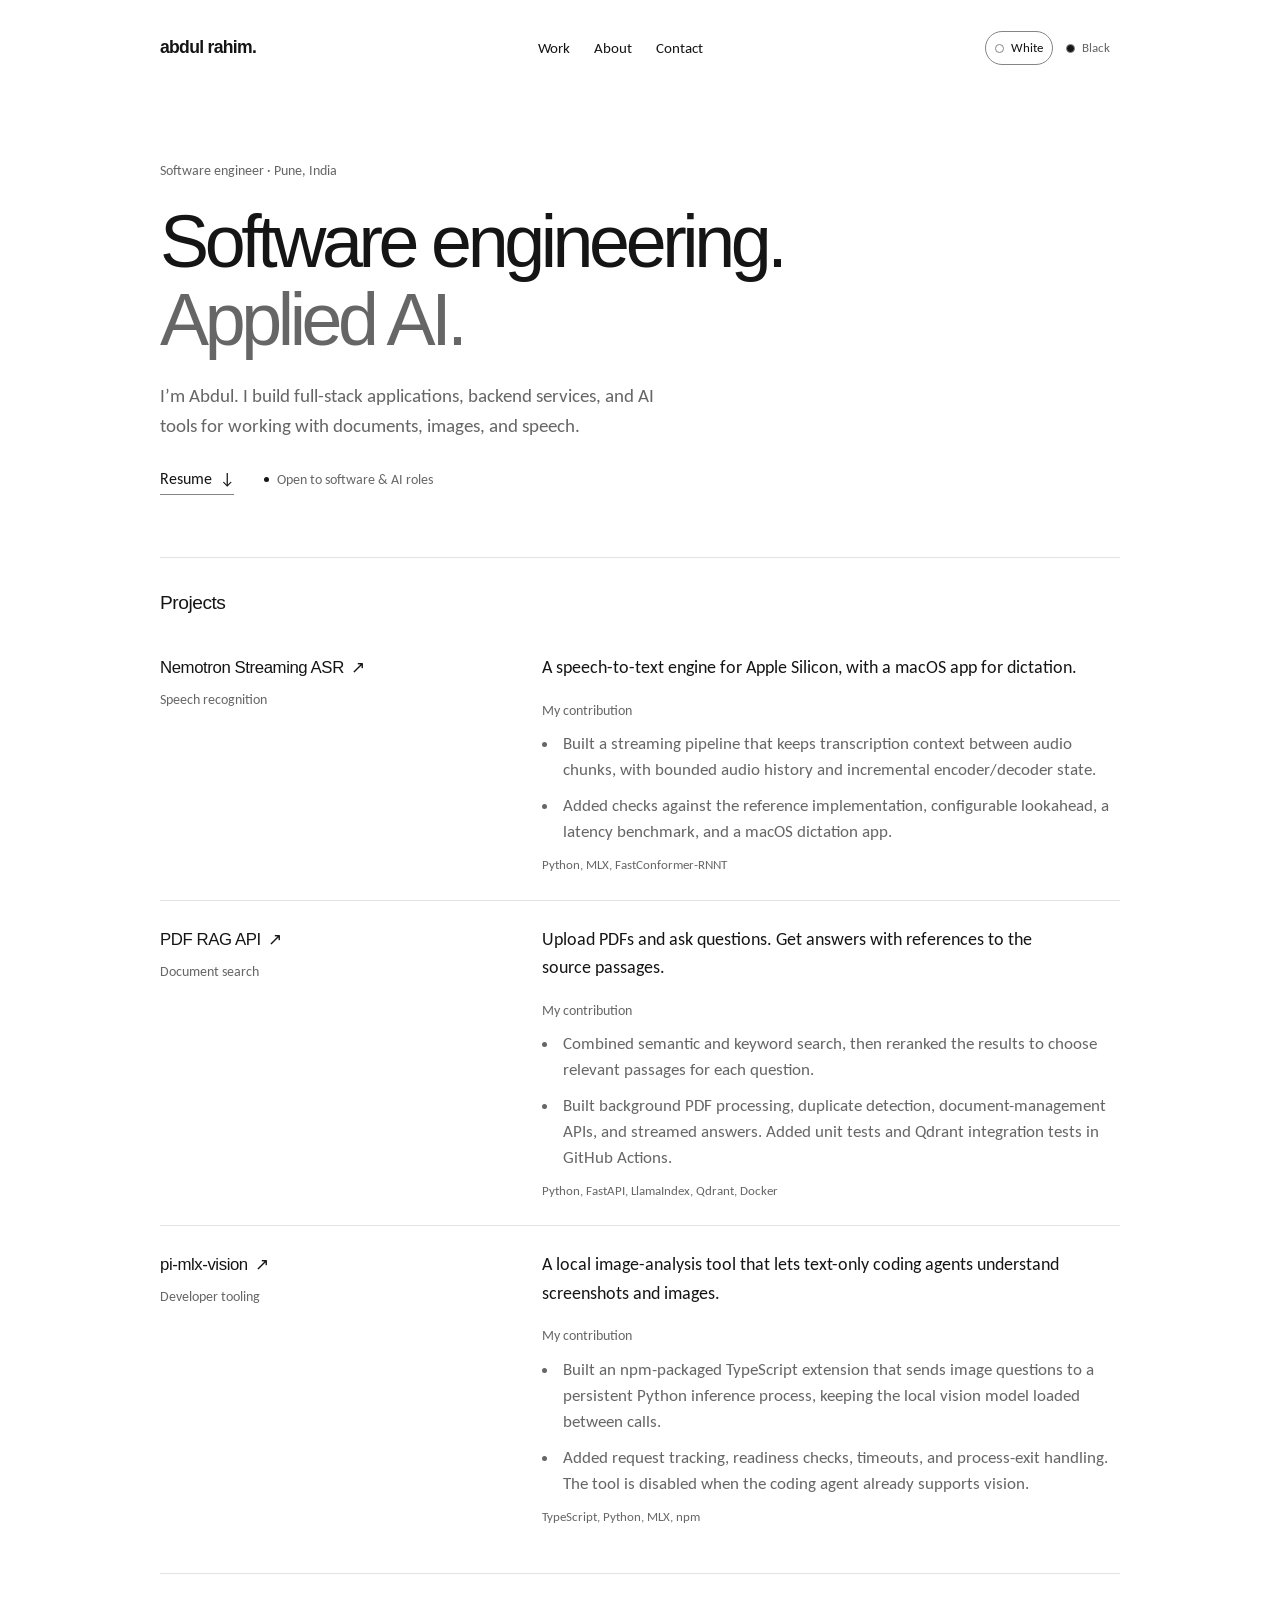
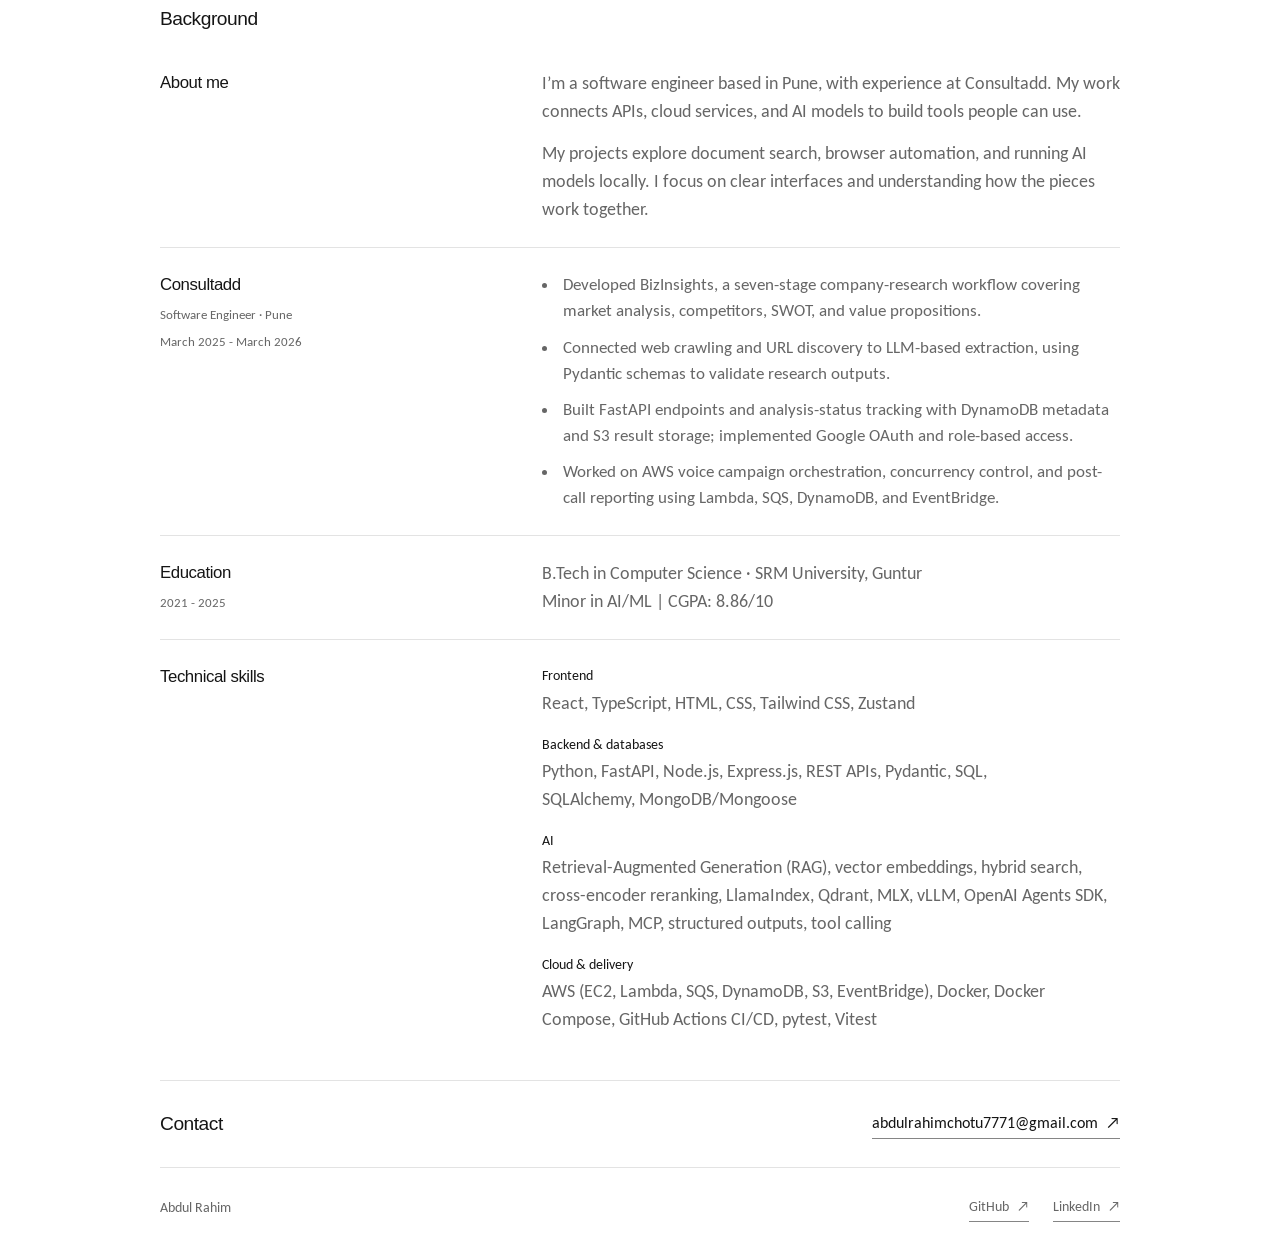
<file: portfolio-white.html>
<!doctype html>
<html lang="en" data-theme="light">
<head>
  <meta charset="utf-8">
  <meta name="viewport" content="width=device-width, initial-scale=1">
  <meta name="theme-color" content="#ffffff">
  <title>Abdul Rahim — Software Engineer</title>
  <meta name="description" content="Abdul Rahim, software engineer building full-stack applications, backend services, and AI tools. Projects, experience, and resume.">
  <link rel="icon" href="data:image/svg+xml,%3Csvg xmlns='http://www.w3.org/2000/svg' viewBox='0 0 64 64'%3E%3Crect width='64' height='64' rx='16' fill='%23111111'/%3E%3Ctext x='32' y='43' text-anchor='middle' font-family='Arial' font-size='28' fill='white'%3Ear%3C/text%3E%3C/svg%3E">
  <link rel="stylesheet" href="assets/portfolio-minimal.css">
  <script src="assets/portfolio-minimal.js" defer></script>
</head>
<body>
  <a class="skip" href="#main">Skip to content</a>
  <header class="site-header wrap">
    <a class="wordmark" href="#main" aria-label="Abdul Rahim, back to introduction">abdul rahim.</a>
    <nav aria-label="Primary"><a href="#work">Work</a><a href="#about">About</a><a href="#contact">Contact</a></nav>
    <div class="theme-choice" role="group" aria-label="Compare portfolio designs">
      <a href="portfolio-white.html" data-theme-choice="light" aria-current="page"><span class="swatch light-swatch" aria-hidden="true"></span>White</a>
      <a href="portfolio-black.html" data-theme-choice="dark" ><span class="swatch dark-swatch" aria-hidden="true"></span>Black</a>
    </div>
  </header>
  <main id="main" class="wrap" tabindex="-1">
    <section class="hero">
      <p class="eyebrow">Software engineer · Pune, India</p>
      <h1>Software engineering.<br><span>Applied AI.</span></h1>
      <p class="hero-description">I’m Abdul. I build full-stack applications, backend services, and AI tools for working with documents, images, and speech.</p>
      <div class="hero-links"><a class="text-link" href="output/pdf/Abdul_Rahim_AI_Engineer.pdf" download>Resume <span class="arrow" aria-hidden="true">↓</span></a><span class="availability"><span aria-hidden="true"></span>Open to software & AI roles</span></div>
    </section>
    <section id="work" class="work-section">
      <h2>Projects</h2>
      <article class="project-row" id="project-nemotron">
      <div class="project-name"><h3><a href="https://github.com/abdulchotu7/nemotron-streaming-asr" target="_blank" rel="noopener">Nemotron Streaming ASR <span class="arrow" aria-hidden="true">↗</span><span class="sr-only"> (opens in a new tab)</span></a></h3><p class="eyebrow">Speech recognition</p></div>
      <div class="project-copy"><p class="project-purpose">A speech-to-text engine for Apple Silicon, with a macOS app for dictation.</p><p class="contribution-label">My contribution</p><ul class="contribution-list"><li>Built a streaming pipeline that keeps transcription context between audio chunks, with bounded audio history and incremental encoder/decoder state.</li><li>Added checks against the reference implementation, configurable lookahead, a latency benchmark, and a macOS dictation app.</li></ul><p class="project-stack">Python, MLX, FastConformer-RNNT</p></div>
    </article>
<article class="project-row" id="project-rag">
      <div class="project-name"><h3><a href="https://github.com/abdulchotu7/pdf-rag-api" target="_blank" rel="noopener">PDF RAG API <span class="arrow" aria-hidden="true">↗</span><span class="sr-only"> (opens in a new tab)</span></a></h3><p class="eyebrow">Document search</p></div>
      <div class="project-copy"><p class="project-purpose">Upload PDFs and ask questions. Get answers with references to the source passages.</p><p class="contribution-label">My contribution</p><ul class="contribution-list"><li>Combined semantic and keyword search, then reranked the results to choose relevant passages for each question.</li><li>Built background PDF processing, duplicate detection, document-management APIs, and streamed answers. Added unit tests and Qdrant integration tests in GitHub Actions.</li></ul><p class="project-stack">Python, FastAPI, LlamaIndex, Qdrant, Docker</p></div>
    </article>
<article class="project-row" id="project-vision">
      <div class="project-name"><h3><a href="https://github.com/abdulchotu7/pi-mlx-vision" target="_blank" rel="noopener">pi-mlx-vision <span class="arrow" aria-hidden="true">↗</span><span class="sr-only"> (opens in a new tab)</span></a></h3><p class="eyebrow">Developer tooling</p></div>
      <div class="project-copy"><p class="project-purpose">A local image-analysis tool that lets text-only coding agents understand screenshots and images.</p><p class="contribution-label">My contribution</p><ul class="contribution-list"><li>Built an npm-packaged TypeScript extension that sends image questions to a persistent Python inference process, keeping the local vision model loaded between calls.</li><li>Added request tracking, readiness checks, timeouts, and process-exit handling. The tool is disabled when the coding agent already supports vision.</li></ul><p class="project-stack">TypeScript, Python, MLX, npm</p></div>
    </article>
    </section>
    <section id="about" class="about-section">
      <h2>Background</h2>
      <div class="background-row"><div><h3>About me</h3></div><div><p>I’m a software engineer based in Pune, with experience at Consultadd. My work connects APIs, cloud services, and AI models to build tools people can use.</p><p class="about-detail">My projects explore document search, browser automation, and running AI models locally. I focus on clear interfaces and understanding how the pieces work together.</p></div></div>
      <div class="background-row"><div><h3>Consultadd</h3><p class="eyebrow">Software Engineer · Pune</p><p class="eyebrow">March 2025 - March 2026</p></div><div><ul class="contribution-list"><li>Developed BizInsights, a seven-stage company-research workflow covering market analysis, competitors, SWOT, and value propositions.</li><li>Connected web crawling and URL discovery to LLM-based extraction, using Pydantic schemas to validate research outputs.</li><li>Built FastAPI endpoints and analysis-status tracking with DynamoDB metadata and S3 result storage; implemented Google OAuth and role-based access.</li><li>Worked on AWS voice campaign orchestration, concurrency control, and post-call reporting using Lambda, SQS, DynamoDB, and EventBridge.</li></ul></div></div>
      <div class="background-row"><div><h3>Education</h3><p class="eyebrow">2021 - 2025</p></div><div><p>B.Tech in Computer Science · SRM University, Guntur</p><p class="muted">Minor in AI/ML | CGPA: 8.86/10</p></div></div>
      <div class="background-row"><div><h3>Technical skills</h3></div><div><p class="skill-line"><span>Frontend</span>React, TypeScript, HTML, CSS, Tailwind CSS, Zustand</p><p class="skill-line"><span>Backend &amp; databases</span>Python, FastAPI, Node.js, Express.js, REST APIs, Pydantic, SQL, SQLAlchemy, MongoDB/Mongoose</p><p class="skill-line"><span>AI</span>Retrieval-Augmented Generation (RAG), vector embeddings, hybrid search, cross-encoder reranking, LlamaIndex, Qdrant, MLX, vLLM, OpenAI Agents SDK, LangGraph, MCP, structured outputs, tool calling</p><p class="skill-line"><span>Cloud &amp; delivery</span>AWS (EC2, Lambda, SQS, DynamoDB, S3, EventBridge), Docker, Docker Compose, GitHub Actions CI/CD, pytest, Vitest</p></div></div>
    </section>
    <section id="contact" class="contact-line"><h2>Contact</h2><a class="text-link" href="mailto:abdulrahimchotu7771@gmail.com">abdulrahimchotu7771@gmail.com <span class="arrow" aria-hidden="true">↗</span></a></section>
  </main>
  <footer class="site-footer wrap"><p>Abdul Rahim</p><div><a class="text-link" href="https://github.com/abdulchotu7" target="_blank" rel="noopener">GitHub <span class="arrow" aria-hidden="true">↗</span></a><a class="text-link" href="https://www.linkedin.com/in/abdul-rahim-c/" target="_blank" rel="noopener">LinkedIn <span class="arrow" aria-hidden="true">↗</span></a></div></footer>
</body>
</html>
</file>
<file: assets/portfolio-minimal.css>
@layer base, theme, layout, interaction;
@font-face{font-family:Carlito;src:url('fonts/Carlito-Regular.ttf') format('truetype');font-display:swap;font-weight:400}
@layer base{
 html{box-sizing:border-box;scroll-padding-top:2rem}*,*::before,*::after{box-sizing:inherit}
 body{margin:0;font:1.125rem/1.55 Carlito,'Helvetica Neue',Arial,sans-serif;-webkit-font-smoothing:antialiased}
 h1,h2,h3,p{margin:0}h1,h2,h3,.wordmark{font-family:'Helvetica Neue',Arial,sans-serif;font-weight:500}
 a{color:inherit;text-underline-offset:.3em;touch-action:manipulation;-webkit-tap-highlight-color:transparent}p{text-wrap:pretty}h1{text-wrap:balance}
 a:focus-visible{outline:2px solid var(--ink);outline-offset:5px;border-radius:2px}
 .sr-only{position:absolute;width:1px;height:1px;padding:0;margin:-1px;overflow:hidden;clip-path:inset(50%);white-space:nowrap;border:0}
 ::selection{background:var(--ink);color:var(--bg)}
}
@layer theme{
 :root{color-scheme:light;--bg:#fff;--ink:#151515;--muted:#666;--line:#e3e3e3;--strong-line:#858585;--ease:cubic-bezier(.23,1,.32,1)}
 [data-theme=dark]{color-scheme:dark;--bg:#101010;--ink:#f3f3f3;--muted:#a3a3a3;--line:#303030;--strong-line:#828282}
 body{background:var(--bg);color:var(--ink)}.muted{color:var(--muted)}
}
@layer layout{
 .wrap{width:min(960px,calc(100% - 96px));margin-inline:auto}
 .site-header{display:flex;align-items:center;justify-content:space-between;gap:24px;min-height:96px}.wordmark{font-size:1.1rem;font-weight:600;letter-spacing:-.04em;text-decoration:none}.site-header nav{display:flex;gap:24px;font-size:.92rem}.site-header nav a{display:flex;align-items:center;min-height:36px;text-decoration:none}
 .theme-choice{display:flex;gap:3px}.theme-choice a{display:inline-flex;gap:7px;align-items:center;min-height:34px;padding:5px 9px;text-decoration:none;font-size:.8rem;color:var(--muted);border:1px solid transparent;border-radius:30px}.theme-choice a[aria-current=page]{border-color:var(--strong-line);color:var(--ink)}.swatch{width:9px;height:9px;border-radius:50%;border:1px solid var(--strong-line)}.light-swatch{background:#fff}.dark-swatch{background:#151515}
 .hero{padding-block:64px 62px}.eyebrow{font-size:.85rem;color:var(--muted)}.hero h1{font-size:clamp(2.7rem,1.3rem + 4.5vw,4.6rem);line-height:1.06;letter-spacing:-.06em;margin-block:22px}.hero h1 span{color:var(--muted)}.hero-description{max-width:51ch;color:var(--muted);font-size:1.2rem}.hero-links{display:flex;align-items:center;gap:30px;margin-top:24px;font-size:.98rem}.availability{display:flex;gap:8px;align-items:center;font-size:.87rem;color:var(--muted)}.availability>span{width:5px;height:5px;background:var(--ink);border-radius:50%}
 h2{font-size:1.2rem;letter-spacing:-.025em}h3{font-size:1.05rem;letter-spacing:-.025em}.work-section,.about-section{padding-block:30px 22px;border-top:1px solid var(--line)}.work-section>h2,.about-section>h2{margin-bottom:12px}
 .project-row,.background-row{display:grid;grid-template-columns:1fr 1.7fr;gap:42px;padding-block:24px}.project-row+.project-row,.background-row+.background-row{border-top:1px solid var(--line)}.project-name h3 a{display:inline-flex;align-items:center;gap:7px;min-height:30px;text-decoration:none}.project-name .eyebrow{margin-top:6px}.project-copy>p,.background-row>p,.background-row>div>p{color:var(--muted)}.project-stack{font-size:.83rem;margin-top:10px}.background-row .eyebrow{margin-top:7px;font-size:.8rem}.coding-links{display:flex;gap:20px;font-size:.9rem;margin-top:10px}
 .contact-line{display:flex;align-items:center;justify-content:space-between;gap:24px;border-top:1px solid var(--line);padding-block:28px}.contact-line>a{font-size:1rem;overflow-wrap:anywhere}.site-footer{display:flex;align-items:center;justify-content:space-between;gap:20px;border-top:1px solid var(--line);padding-block:24px 30px;font-size:.9rem;color:var(--muted)}.site-footer>div{display:flex;gap:24px}
 .project-copy .project-purpose{color:var(--ink);font-size:1.15rem}.contribution-label{font-size:.85rem;margin-top:18px}.contribution-list{margin:10px 0 0;padding-left:17px;color:var(--muted);font-size:1.05rem}.contribution-list li{padding-left:4px}.contribution-list li+li{margin-top:10px}.background-row .contribution-list{margin-top:0}.about-detail{margin-top:14px}.skill-line+.skill-line{margin-top:15px}.skill-line>span{display:block;color:var(--ink);font-size:.9rem;margin-bottom:3px}
 .text-link{display:inline-flex;align-items:center;gap:8px;min-height:30px;text-decoration:none;border-bottom:1px solid var(--strong-line)}.skip{position:fixed;z-index:10;top:12px;left:12px;background:var(--ink);color:var(--bg);padding:10px 18px;transform:translateY(-200%)}.skip:focus{transform:none}
 @media(max-width:700px){.wrap{width:calc(100% - 40px)}.site-header{flex-wrap:wrap;gap:4px 16px;padding-block:18px;min-height:100px}.site-header nav{gap:18px}.theme-choice{flex-basis:100%;justify-content:center;margin-top:8px}.hero{padding-block:32px 38px}.hero h1{font-size:clamp(2.55rem,1.25rem + 5.5vw,3.8rem)}.hero-description{font-size:1.125rem}.hero-links{gap:20px;flex-wrap:wrap}.project-row,.background-row{grid-template-columns:1fr;gap:10px;padding-block:22px}.project-name .eyebrow{display:none}.project-stack{margin-top:7px}.contact-line{justify-content:start;flex-wrap:wrap;gap:8px 20px;padding-block:24px}.contact-line>a{font-size:.95rem}.site-footer>div{gap:18px}}
}
@layer interaction{
 .arrow{display:inline-block;transition:transform 150ms var(--ease)}
 @media(hover:hover) and (pointer:fine){.text-link:hover{border-bottom-color:var(--ink)}.project-name a:hover,.site-header nav a:hover{text-decoration:underline;text-underline-offset:.3em}.text-link:hover .arrow,.project-name a:hover .arrow{transform:translate(2px,-2px)}}
 a:active:not(:focus-visible){opacity:.65}
 @media(prefers-reduced-motion:reduce){.arrow{transition:none}.text-link:hover .arrow,.project-name a:hover .arrow{transform:none}}
 @media(pointer:coarse){.theme-choice a,.site-header nav a,.text-link,.project-name h3 a{min-height:44px}}
}
@media(forced-colors:active){.theme-choice a[aria-current=page]{border-color:ButtonText}.eyebrow,.muted{color:CanvasText}}
</file>
